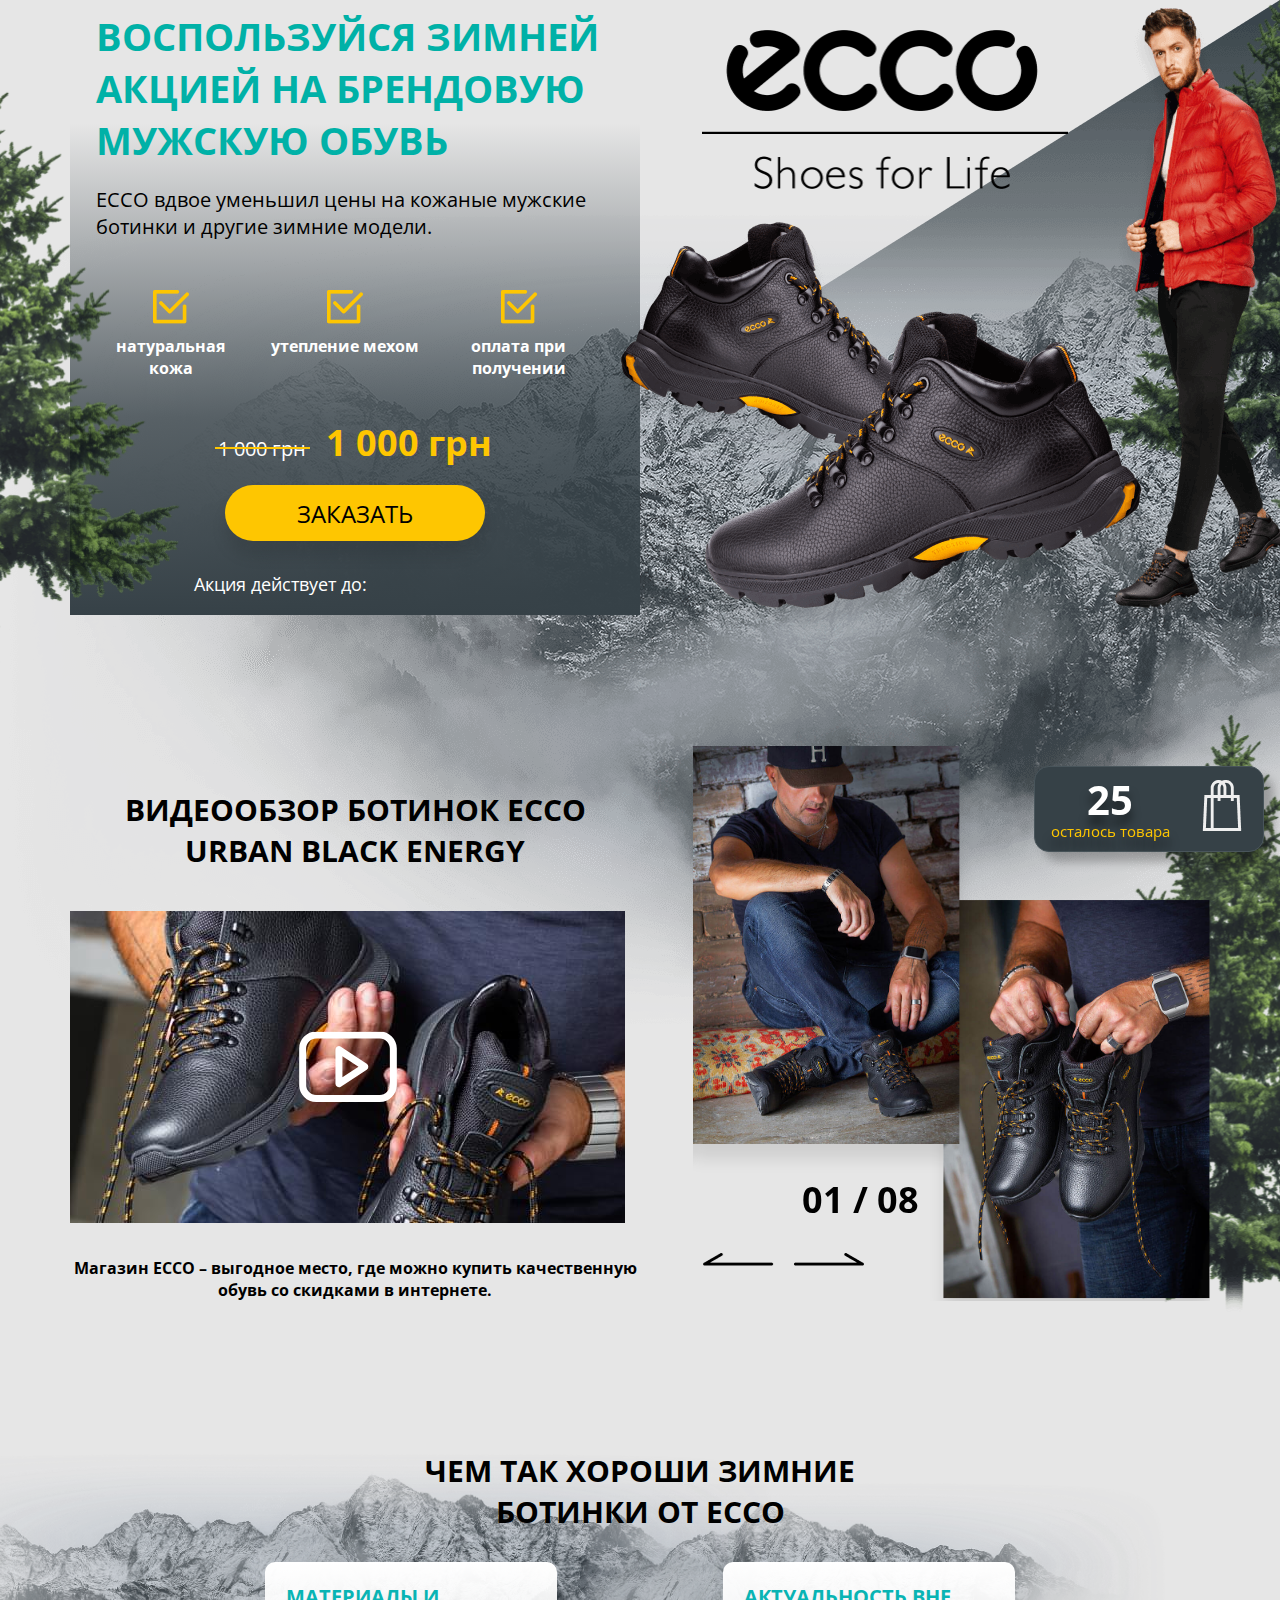
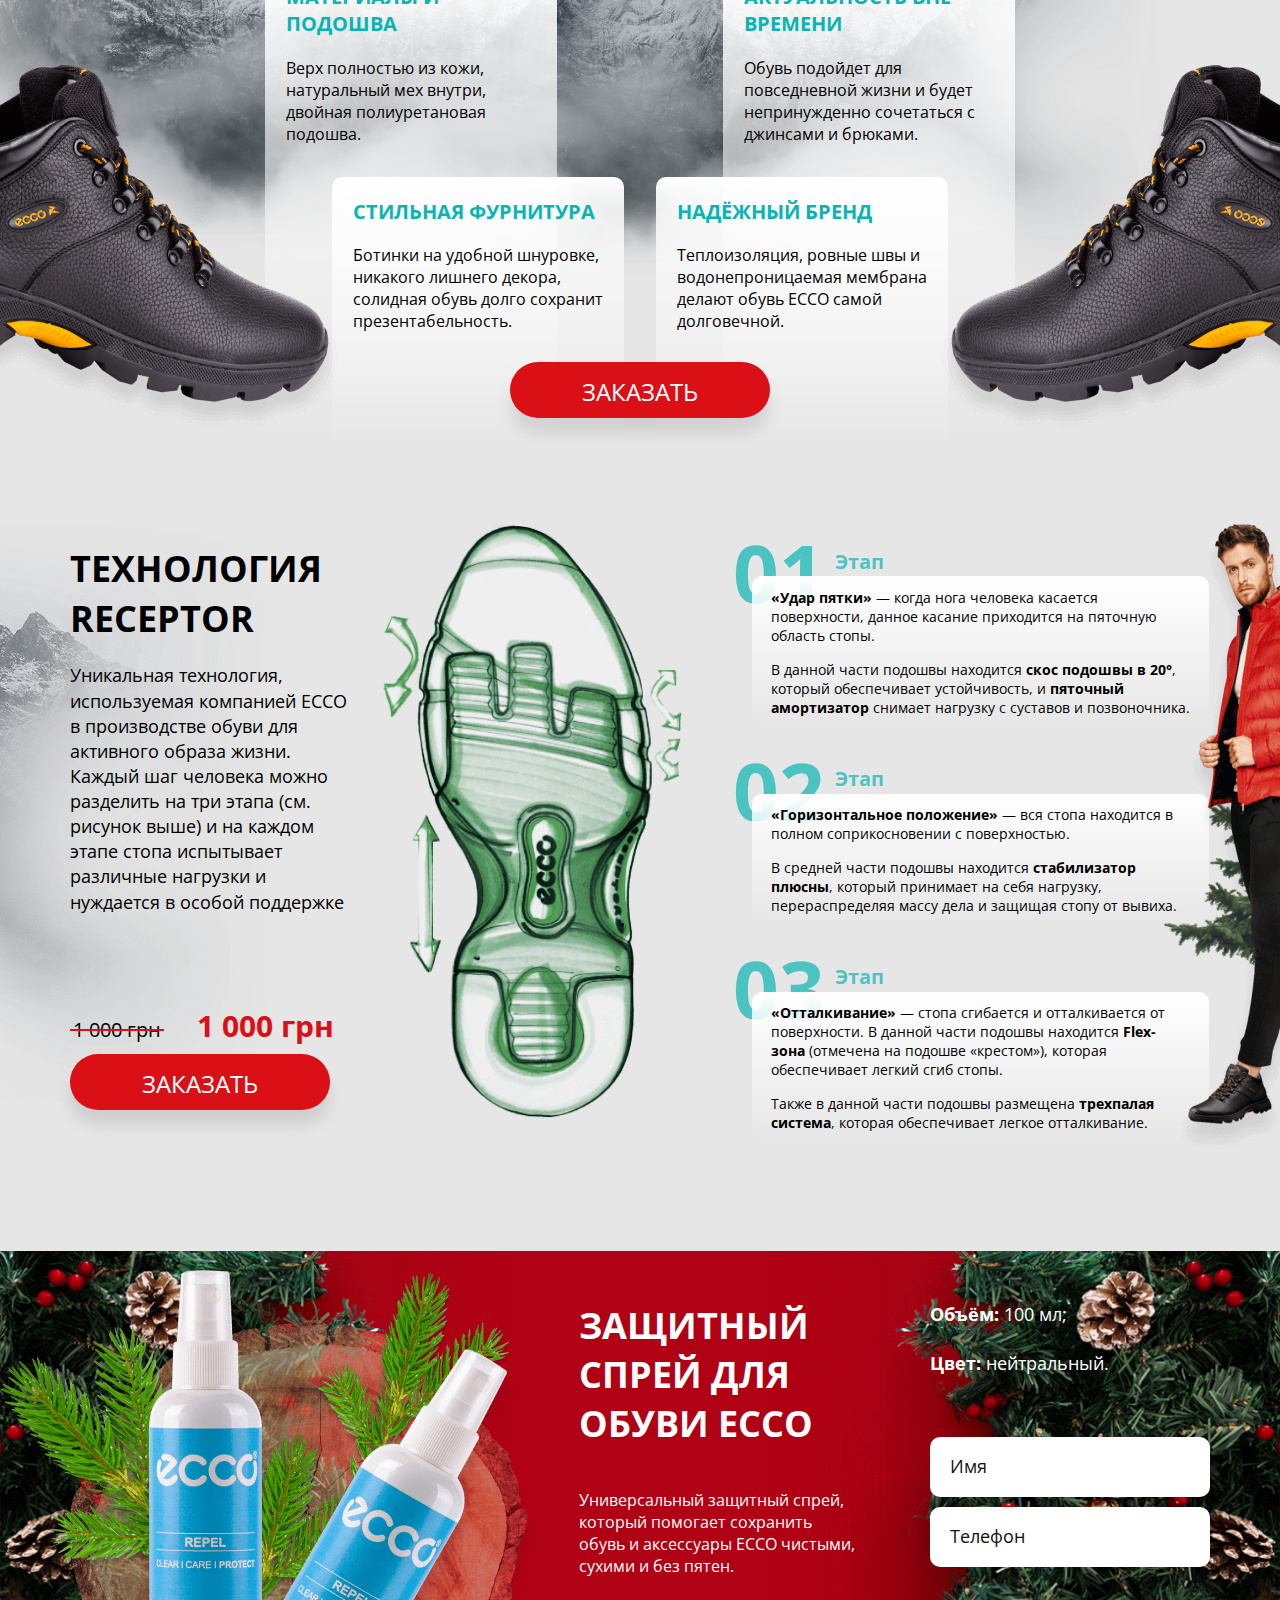
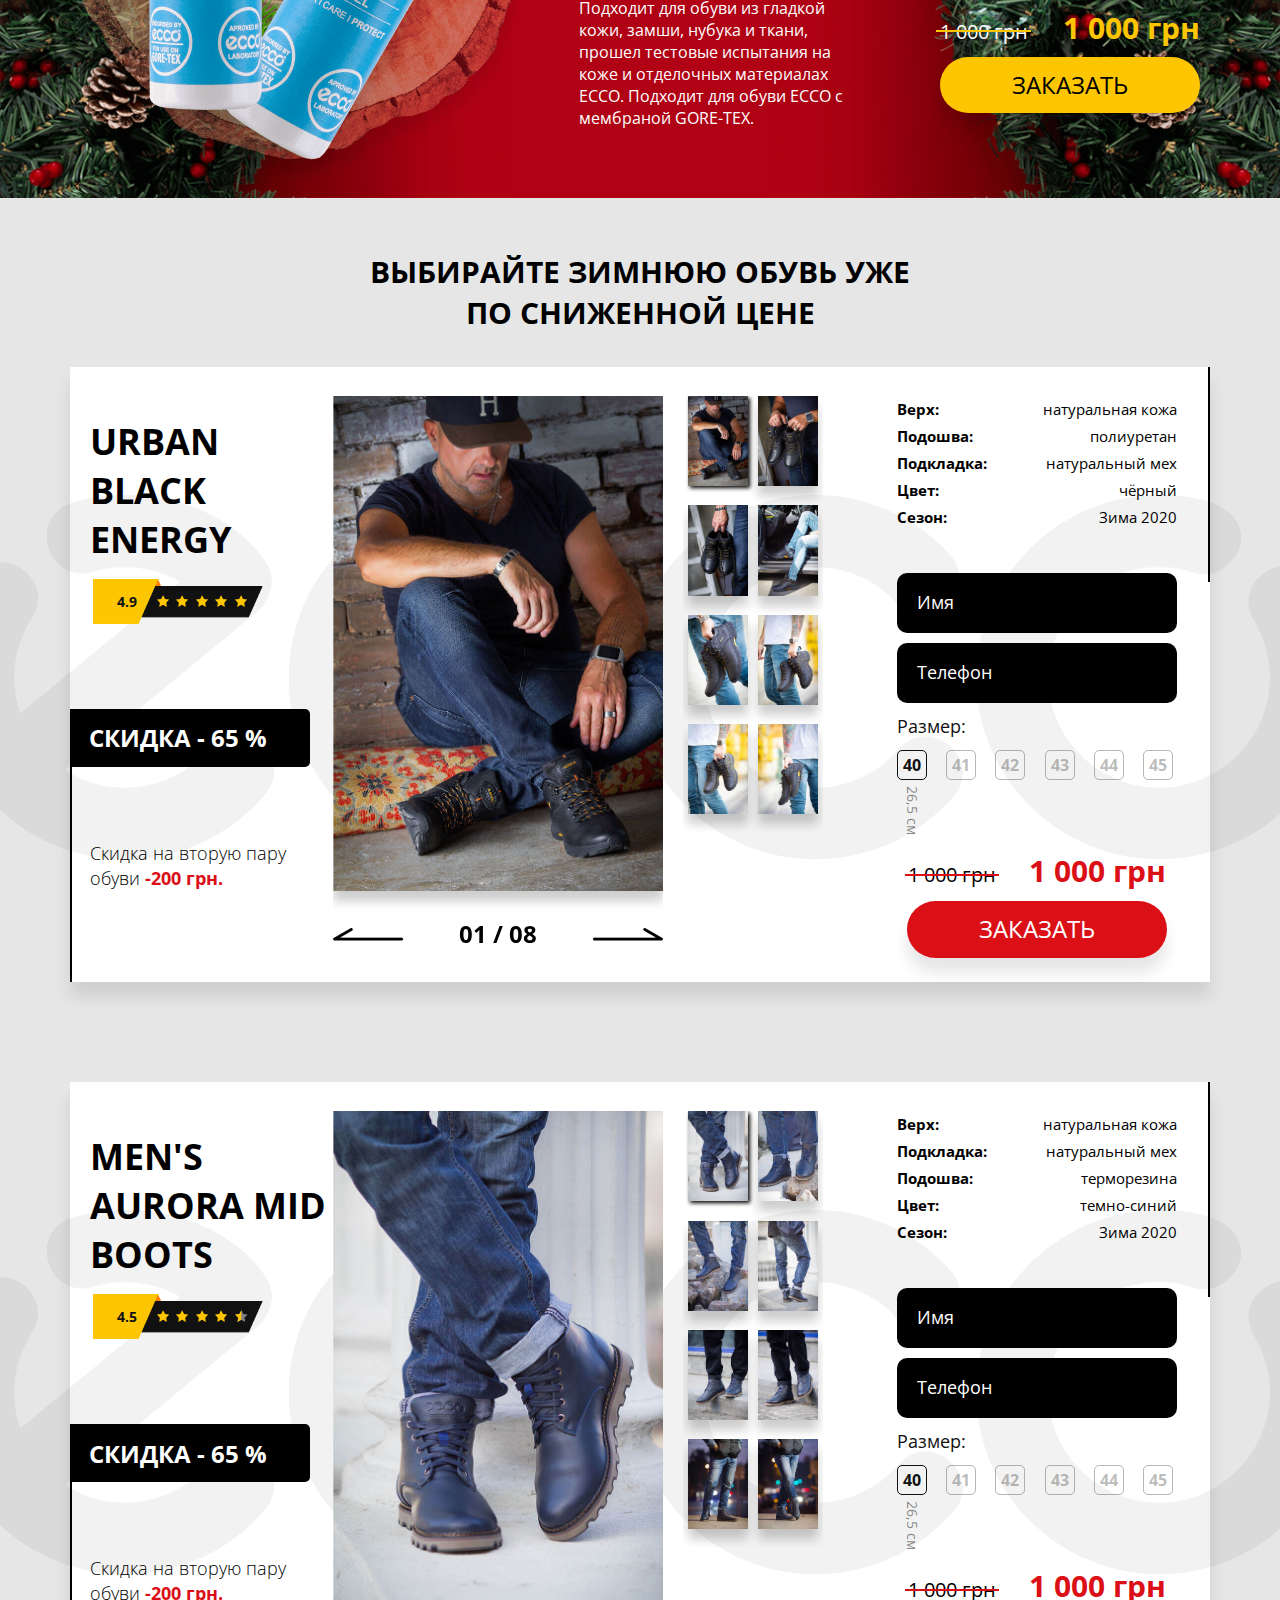
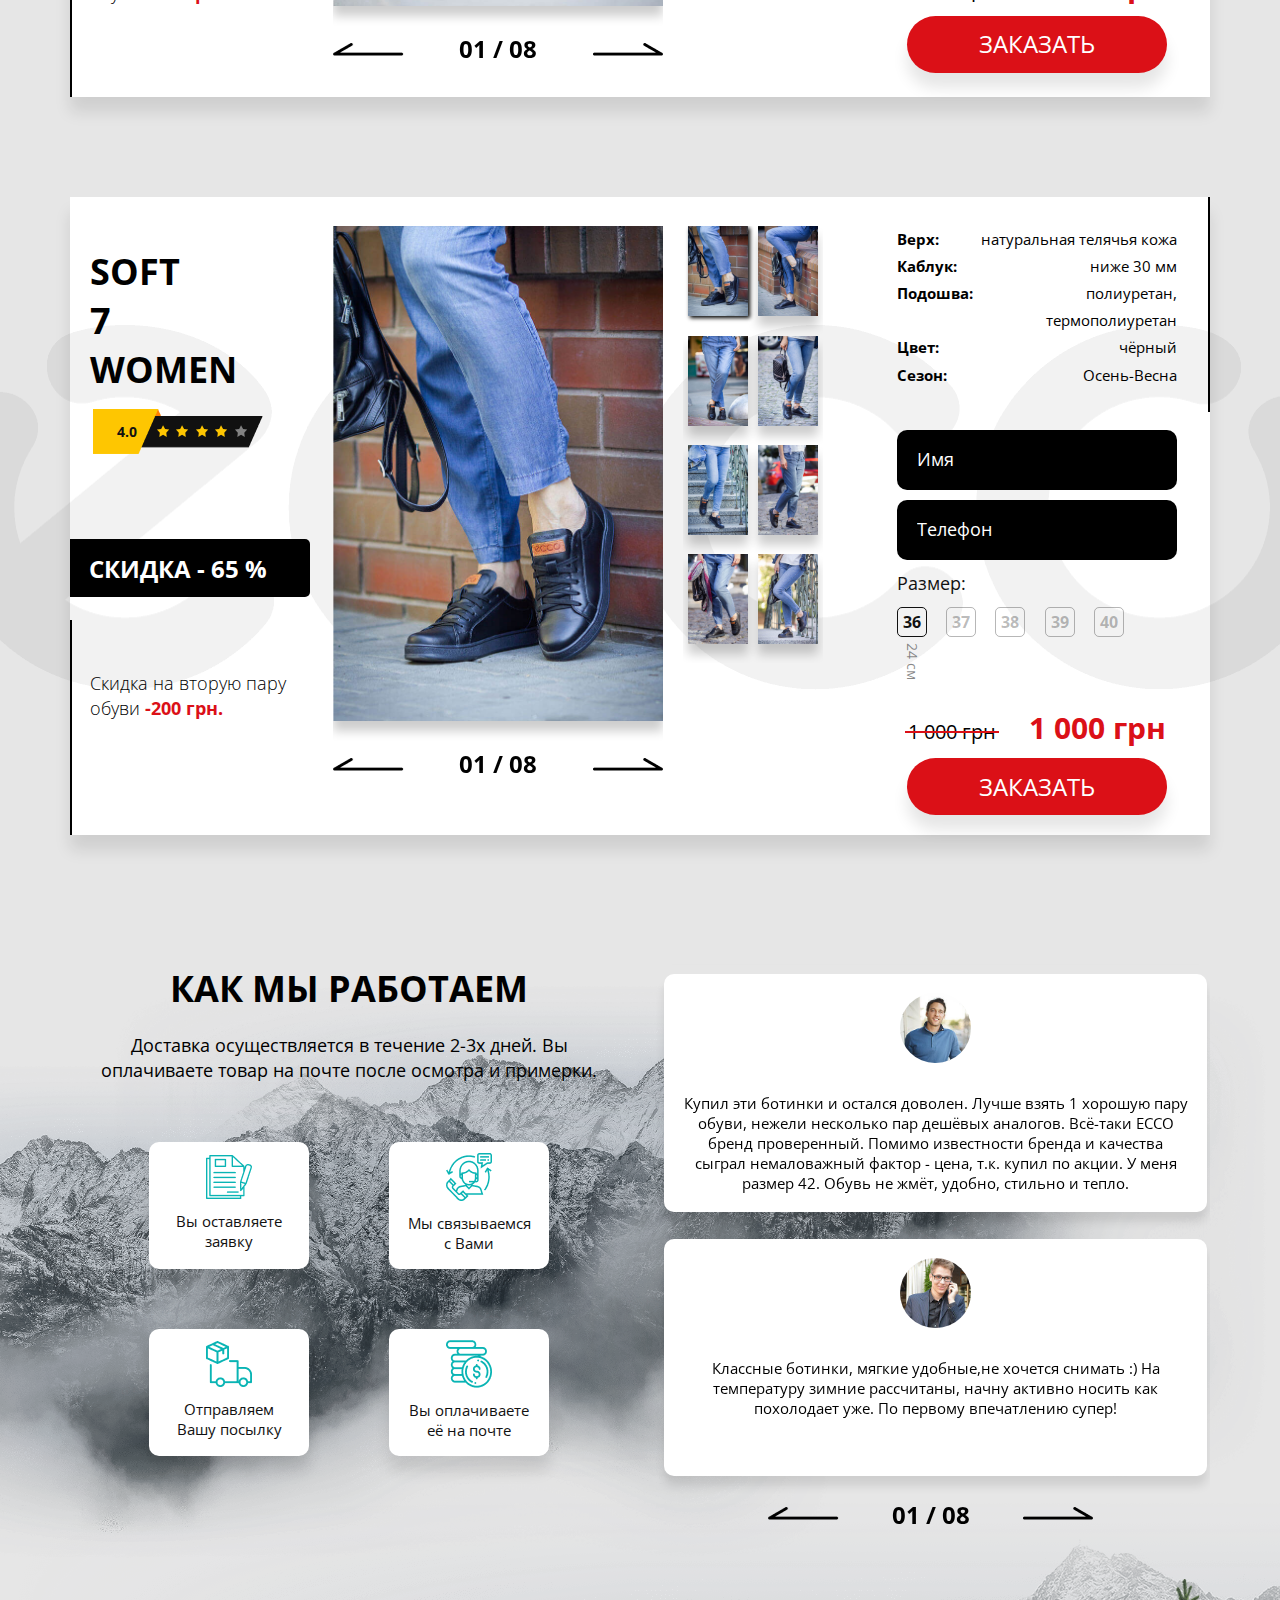
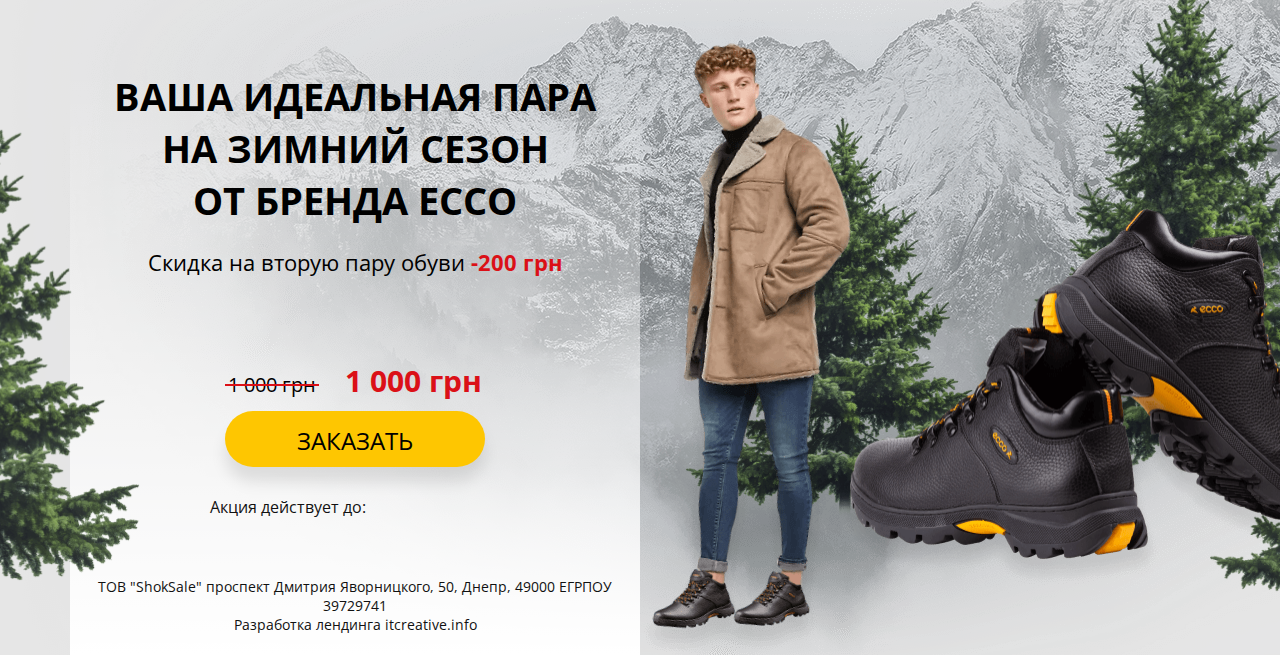
<file: index.html>
<!DOCTYPE html>
<html lang="ru" class="">
<head>
    <meta charset="utf-8">
    <meta http-equiv="X-UA-Compatible" content="IE=edge">
    <title>ECCO</title>
    <meta name="description" content="">
    <meta content="width=device-width, initial-scale=1.0, viewport-fit=cover" name="viewport">
    <link href="https://fonts.googleapis.com/css2?family=Open+Sans:wght@300;400;600;700;800&display=swap" rel="stylesheet">
    <link rel="stylesheet" href="css/main.css">
</head>
<body>


<main class="main-page">
    <div class="overflow_hidden">
        <div class="btn-cart js__scroll__to" data-header-desktop="desktop-scroll" data-header-mobile="mobile-scroll">
            <div class="total-products">
                <p class="js__products-left"></p>
                <span>Осталось товара</span>
            </div>
            <img src="images/shopping-bag.png" alt="">
        </div>
        <section class="info top-info">
            <div class="wrapper">

                <div class="decor top-info__decor top-info__decor-1">
                    <img src="images/tree-1.png" alt="">
                </div>
                <div class="decor top-info__decor top-info__decor-2">
                    <img src="images/tree-1.png" alt="">
                </div>
                <div class="decor top-info__decor top-info__decor-3">
                    <img src="images/tree-1.png" alt="">
                </div>
                <div class="decor top-info__decor top-info__decor-4">
                    <img src="images/tree-1.png" alt="">
                </div>

                <div class="info__wrap top-info__wrap">
                    <div class="info__column info__column__left top-info__column__left">
                        <div class="title info__title">
                            <h1>ВОСПОЛЬЗУЙСЯ ЗИМНЕЙ
                                АКЦИЕЙ НА БРЕНДОВУЮ
                                МУЖСКУЮ ОБУВЬ</h1>
                            <p>ECCO вдвое уменьшил цены на кожаные мужские ботинки и другие зимние модели.</p>
                        </div>
                        <ul class="list info__list">
                            <li>
                                <img class="info__list-img" src="images/check.png" alt="">
                                <span>натуральная кожа</span>
                            </li>
                            <li>
                                <img class="info__list-img" src="images/check.png" alt="">
                                <span>утепление мехом</span>
                            </li>
                            <li>
                                <img class="info__list-img" src="images/check.png" alt="">
                                <span>оплата при получении</span>
                            </li>
                        </ul>
                        <div class="price info__price">
                            <p class="old-price color_white color-line_yellow">1 000 грн</p>
                            <p class="new-price color_yellow">1 000 грн</p>
                        </div>
                        <div class="discount-btn top-info__discount-btn">
                            <div class="btn btn_yellow btn_big js__scroll__to" data-header-desktop="desktop-scroll" data-header-mobile="mobile-scroll">
                                <span>Заказать</span>
                            </div>
                        </div>
                        <div class="countdown">
                            <div class="countdown-title">
                                <h3>Акция действует до:</h3>
                            </div>
                            <div class="time"></div>
                        </div>
                    </div>
                    <div class="info__column info__column__right">
                        <div class="logo info__logo top-info__logo">
                            <img src="images/logo.png" alt="">
                        </div>
                        <div class="info__img-1">
                            <img src="images/shoes-1.png" alt="">
                        </div>
                        <div class="info__img-2">
                            <img src="images/man-1.png" alt="">
                        </div>
                    </div>

                </div>
            </div>
        </section>

        <section class="gallery">
            <div class="wrapper">
                <div class="decor gallery__decor gallery__decor-1">
                    <img src="images/tree-1.png" alt="">
                </div>
                <div class="gallery__wrap">
                    <div class="video__column">
                        <div class="title gallery__title">
                            <h2>ВИДЕООБЗОР БОТИНОК ECCO
                                URBAN BLACK ENERGY</h2>
                        </div>
                        <div class="video__item">
                            <div class="js__play play-svg">
                                <svg class="play-icon-svg ">
                                    <use xlink:href="images/svg-sprite/svg.svg#play"></use>
                                </svg>
                            </div>
                        </div>
                        <div class="video-txt">
                            <p>Магазин ECCO – выгодное место, где можно купить качественную обувь со скидками в
                                интернете.</p>
                        </div>
                    </div>
                    <div class="gallery__column">
                        <div class="gallery__slider">
                            <div class="swiper-container">
                                <div class="swiper-wrapper">
                                    <div class="swiper-slide">
                                        <a href="images/gallery/1.jpg" data-fancybox="gallery-1">
                                            <img src="images/gallery/1.jpg" alt="">
                                        </a>
                                    </div>
                                    <div class="swiper-slide">
                                        <a href="images/gallery/2.jpg" data-fancybox="gallery-1">
                                            <img src="images/gallery/2.jpg" alt="">
                                        </a>
                                    </div>
                                    <div class="swiper-slide">
                                        <a href="images/gallery/3.jpg" data-fancybox="gallery-1">
                                            <img src="images/gallery/3.jpg" alt="">
                                        </a>
                                    </div>
                                    <div class="swiper-slide">
                                        <a href="images/gallery/4.jpg" data-fancybox="gallery-1">
                                            <img src="images/gallery/4.jpg" alt="">
                                        </a>
                                    </div>
                                    <div class="swiper-slide">
                                        <a href="images/gallery/5.jpg" data-fancybox="gallery-1">
                                            <img src="images/gallery/5.jpg" alt="">
                                        </a>
                                    </div>
                                    <div class="swiper-slide">
                                        <a href="images/gallery/6.jpg" data-fancybox="gallery-1">
                                            <img src="images/gallery/6.jpg" alt="">
                                        </a>
                                    </div>
                                    <div class="swiper-slide">
                                        <a href="images/gallery/7.jpg" data-fancybox="gallery-1">
                                            <img src="images/gallery/7.jpg" alt="">
                                        </a>
                                    </div>
                                    <div class="swiper-slide">
                                        <a href="images/gallery/8.jpg" data-fancybox="gallery-1">
                                            <img src="images/gallery/8.jpg" alt="">
                                        </a>
                                    </div>

                                </div>
                                <div class="swiper-pagination"></div>

                                <div class="swiper-button-prev gallery-button gallery-button-prev ">
                                    <img class="rotate180 scale-mirror" src="images/arrow.png" alt="">
                                </div>
                                <div class="swiper-button-next gallery-button gallery-button-next">
                                    <img src="images/arrow.png" alt="">
                                </div>
                            </div>
                        </div>
                    </div>
                </div>
            </div>
        </section>

        <section class="our-pluses">
            <div class="wrapper">
                <div class="title our-pluses__title">
                    <h2>ЧЕМ ТАК ХОРОШИ ЗИМНИЕ<br>
                        БОТИНКИ ОТ ECCO</h2>
                </div>
                <div class="our-pluses__img our-pluses__img-1">
                    <img src="images/shoes-2.png" alt="">
                </div>
                <div class="our-pluses__img our-pluses__img-2">
                    <img src="images/shoes-2.png" alt="">
                </div>
                <div class="our-pluses__wrap">

                    <div class="our-pluses__item our-pluses__item-1">
                        <div class="our-pluses__item-title">
                            <h3>МАТЕРИАЛЫ
                                И ПОДОШВА</h3>
                        </div>
                        <div class="our-pluses__item-txt">
                            <p>Верх полностью из кожи, натуральный мех внутри, двойная полиуретановая подошва.</p>
                        </div>
                    </div>
                    <div class="our-pluses__item our-pluses__item-1">
                        <div class="our-pluses__item-title">
                            <h3>АКТУАЛЬНОСТЬ
                                ВНЕ ВРЕМЕНИ</h3>
                        </div>
                        <div class="our-pluses__item-txt">
                            <p>Обувь подойдет для повседневной жизни и будет непринужденно сочетаться с джинсами и
                                брюками.</p>
                        </div>
                    </div>
                    <div class="our-pluses__item our-pluses__item-2 our-pluses__item-2_left">
                        <div class="our-pluses__item-title">
                            <h3>СТИЛЬНАЯ
                                ФУРНИТУРА</h3>
                        </div>
                        <div class="our-pluses__item-txt">
                            <p>Ботинки на удобной шнуровке, никакого лишнего декора, солидная обувь долго сохранит
                                презентабельность.</p>
                        </div>
                    </div>
                    <div class="our-pluses__item our-pluses__item-2 our-pluses__item-2_right">
                        <div class="our-pluses__item-title">
                            <h3>НАДЁЖНЫЙ
                                БРЕНД</h3>
                        </div>
                        <div class="our-pluses__item-txt">
                            <p>Теплоизоляция, ровные швы и водонепроницаемая мембрана делают обувь ECCO самой
                                долговечной.</p>
                        </div>
                    </div>
                </div>
                <div class="discount-btn our-pluses__discount-btn">
                    <div class="btn btn_red btn_big js__scroll__to" data-header-desktop="desktop-scroll" data-header-mobile="mobile-scroll">
                        <span>Заказать</span>
                    </div>
                </div>
            </div>
        </section>

        <section class="about-product">
            <div class="wrapper">
                <div class="decor about-product__decor about-product__decor-1">
                    <img src="images/tree-1.png" alt="">
                </div>
                <div class="decor about-product__decor about-product__decor-2">
                    <img src="images/man-1.png" alt="">
                </div>
                <div class="about-product__wrap">
                    <div class="about-product__column about-product__column-left">
                        <div class="title about-product__title">
                            <h3>технология <br>
                                RECEPTOR</h3>
                        </div>
                        <div class="about-product__txt">
                            <p>Уникальная технология, используемая компанией ЕССО в производстве обуви для активного
                                образа жизни. Каждый шаг человека можно разделить на три этапа (см. рисунок выше) и на
                                каждом этапе стопа испытывает различные нагрузки и нуждается в особой поддержке</p>
                        </div>
                        <div class="price about-product__price">
                            <p class="old-price color_black color-line_red">1 000 грн</p>
                            <p class="new-price color_red">1 000 грн</p>
                        </div>
                        <div class="discount-btn about-product__discount-btn">
                            <div class="btn btn_red btn_big js__scroll__to" data-header-desktop="desktop-scroll" data-header-mobile="mobile-scroll">
                                <span>Заказать</span>
                            </div>
                        </div>
                    </div>
                    <div class="about-product__column about-product__column-center">
                        <div class="about-product-img">
                            <img src="images/shoes-3.png" alt="">
                        </div>
                    </div>
                    <div class="about-product__column about-product__column-right">
                        <div class="about-product__item">
                            <div class="about-product__item-number">
                                <p>01</p>
                                <span>Этап </span>
                            </div>
                            <div class="about-product__item-txt">
                                <p><b>«Удар пятки»</b> — когда нога человека касается поверхности, данное касание
                                    приходится на
                                    пяточную область стопы.</p>
                                <p>В данной части подошвы находится <b>скос подошвы в 20°</b>, который обеспечивает
                                    устойчивость, и <b>пяточный амортизатор</b> снимает нагрузку с суставов и
                                    позвоночника.</p>
                            </div>
                        </div>
                        <div class="about-product__item">
                            <div class="about-product__item-number">
                                <p>02</p>
                                <span>Этап </span>
                            </div>
                            <div class="about-product__item-txt">
                                <p><b>«Горизонтальное положение»</b> — вся стопа находится в полном соприкосновении с
                                    поверхностью. </p>
                                <p>В средней части подошвы находится <b>стабилизатор плюсны</b>, который принимает на
                                    себя
                                    нагрузку, перераспределяя массу дела и защищая стопу от вывиха.</p>
                            </div>
                        </div>
                        <div class="about-product__item">
                            <div class="about-product__item-number">
                                <p>03</p>
                                <span>Этап </span>
                            </div>
                            <div class="about-product__item-txt">
                                <p><b>«Отталкивание»</b> — стопа сгибается и отталкивается от поверхности. В данной
                                    части
                                    подошвы находится <b>Flex-зона</b> (отмечена на подошве «крестом»), которая
                                    обеспечивает
                                    легкий сгиб стопы. </p>
                                <p>Также в данной части подошвы размещена <b>трехпалая система</b>, которая обеспечивает
                                    легкое
                                    отталкивание.</p>
                            </div>
                        </div>
                    </div>
                </div>
            </div>
        </section>

        <section class="offer">
            <div class="wrapper">
                <div class="offer__wrap">
                    <div class="offer__column offer__column-left">
                        <div class="offer__img">
                            <img src="images/spray.png" alt="">
                        </div>
                    </div>
                    <div class="offer__column offer__column-center">
                        <div class="title offer__title">
                            <h3>ЗАЩИТНЫЙ СПРЕЙ ДЛЯ ОБУВИ ECCO</h3>
                        </div>
                        <div class="offer__txt">
                            <p>Универсальный защитный спрей, кото­рый помогает сохранить обувь и аксе­ссуары ECCO
                                чистыми, сухими и без пятен.</p>
                            <p>Подходит для обуви из гладкой кожи, замши, нубука и ткани, прошел тестовые испытания на
                                коже и отдело­чных материалах ECCO. Подходит для обуви ECCO с мембраной GORE-TEX.</p>
                        </div>
                    </div>
                    <div class="offer__column offer__column-right">
                        <div class="offer__txt-description">
                            <p><b>Объём:</b> 100 мл;</p>
                            <p><b>Цвет:</b> нейтральный.</p>
                        </div>
                        <div class="offer-form">
                            <form class="order-form">
                                <div class="form-item">
                                    <input type="text" name="name" placeholder="Имя" required="">
                                </div>
                                <div class="form-item">
                                    <input type="tel" name="phone" placeholder="Телефон" required="">
                                </div>
                                <div class="price offer__price">
                                    <p class="old-price color_white color-line_yellow">1 000 грн</p>
                                    <p class="new-price color_yellow">1 000 грн</p>
                                </div>
                                <div class="form-item">
                                    <button type="submit" class="btn btn_yellow">заказать</button>
                                </div>
                            </form>
                        </div>
                    </div>
                </div>
            </div>
        </section>

        <section class="products" id="desktop-scroll">
            <div class="wrapper">
                <div class="title products__title">
                    <h2>ВЫБИРАЙТЕ ЗИМНЮЮ ОБУВЬ УЖЕ<br>
                        ПО СНИЖЕННОЙ ЦЕНЕ</h2>
                </div>
                <div class="product__item product__item_1" >
                    <div class="bg-logo product__bg-logo">
                        <img src="images/logo-2.png" alt="">
                    </div>
                    <div class="product__item-column product__item-column-left">
                        <div class="product__item-title">
                            <h3>URBAN
                                BLACK
                                ENERGY</h3>
                        </div>
                        <div class="rate product__item-rate">
                            <div class="rate-number">
                                <p>4.9</p>
                            </div>
                            <div class="rate-stars">
                                <svg class="star-svg star-svg_yellow">
                                    <use xlink:href="images/svg-sprite/svg.svg#star"/>
                                </svg>
                                <svg class="star-svg star-svg_yellow">
                                    <use xlink:href="images/svg-sprite/svg.svg#star"/>
                                </svg>
                                <svg class="star-svg star-svg_yellow">
                                    <use xlink:href="images/svg-sprite/svg.svg#star"/>
                                </svg>
                                <svg class="star-svg star-svg_yellow">
                                    <use xlink:href="images/svg-sprite/svg.svg#star"/>
                                </svg>
                                <svg class="star-svg star-svg_yellow">
                                    <use xlink:href="images/svg-sprite/svg.svg#star"/>
                                </svg>
                            </div>
                        </div>
                        <div class="product__item-sale">
                            <p>СКИДКА - 65 %</p>
                        </div>
                        <div class="product__item-footnote">
                            <p>Скидка на вторую пару обуви <span class="color_red fw-bold">-200 грн.</span></p>
                        </div>
                    </div>
                    <div class="product__item-column product__item-column-center">
                        <div class="product__slider product__slider-1">
                            <div class="swiper-container gallery-top">
                                <div class="swiper-wrapper">
                                    <div class="swiper-slide">
                                        <a href="images/product-1/1.jpg" data-fancybox="product-1">
                                            <img src="images/product-1/1.jpg" alt="">
                                        </a>
                                    </div>
                                    <div class="swiper-slide">
                                        <a href="images/product-1/2.jpg" data-fancybox="product-1">
                                            <img src="images/product-1/2.jpg" alt="">
                                        </a>
                                    </div>
                                    <div class="swiper-slide">
                                        <a href="images/product-1/3.jpg" data-fancybox="product-1">
                                            <img src="images/product-1/3.jpg" alt="">
                                        </a>
                                    </div>
                                    <div class="swiper-slide">
                                        <a href="images/product-1/4.jpg" data-fancybox="product-1">
                                            <img src="images/product-1/4.jpg" alt="">
                                        </a>
                                    </div>
                                    <div class="swiper-slide">
                                        <a href="images/product-1/5.jpg" data-fancybox="product-1">
                                            <img src="images/product-1/5.jpg" alt="">
                                        </a>
                                    </div>
                                    <div class="swiper-slide">
                                        <a href="images/product-1/6.jpg" data-fancybox="product-1">
                                            <img src="images/product-1/6.jpg" alt="">
                                        </a>
                                    </div>
                                    <div class="swiper-slide">
                                        <a href="images/product-1/7.jpg" data-fancybox="product-1">
                                            <img src="images/product-1/7.jpg" alt="">
                                        </a>
                                    </div>
                                    <div class="swiper-slide">
                                        <a href="images/product-1/8.jpg" data-fancybox="product-1">
                                            <img src="images/product-1/8.jpg" alt="">
                                        </a>
                                    </div>

                                </div>
                                <div class="swiper-pagination product__item_1-swiper-pagination"></div>
                                <div class="swiper-button-prev product__item-button product__item-button-prev product__item_1-button-prev ">
                                    <img class="rotate180 scale-mirror" src="images/arrow.png" alt="">
                                </div>
                                <div class="swiper-button-next product__item-button product__item-button-next product__item_1-button-next">
                                    <img src="images/arrow.png" alt="">
                                </div>
                            </div>
                            <div class="swiper-container gallery-thumbs">
                                <div class="swiper-wrapper">
                                    <div class="swiper-slide" style="background-image:url(./images/product-1/1.jpg)"></div>
                                    <div class="swiper-slide" style="background-image:url(./images/product-1/2.jpg)"></div>
                                    <div class="swiper-slide" style="background-image:url(./images/product-1/3.jpg)"></div>
                                    <div class="swiper-slide" style="background-image:url(./images/product-1/4.jpg)"></div>
                                    <div class="swiper-slide" style="background-image:url(./images/product-1/5.jpg)"></div>
                                    <div class="swiper-slide" style="background-image:url(./images/product-1/6.jpg)"></div>
                                    <div class="swiper-slide" style="background-image:url(./images/product-1/7.jpg)"></div>
                                    <div class="swiper-slide" style="background-image:url(./images/product-1/8.jpg)"></div>
                                </div>
                            </div>

                        </div>
                    </div>
                    <div class="product__item-column product__item-column-right">
                        <div class="product__item-info">
                            <div class="product__item-info-line">
                                <p>Верх:</p>        <span>натуральная кожа</span>
                            </div>
                            <div class="product__item-info-line">
                                <p>Подошва:</p>    <span>полиуретан</span>
                            </div>
                            <div class="product__item-info-line">
                                <p>Подкладка:</p>    <span>натуральный мех</span>
                            </div>
                            <div class="product__item-info-line">
                                <p>Цвет:</p>        <span>чёрный</span>
                            </div>
                            <div class="product__item-info-line">
                                <p>Сезон:</p>        <span>Зима 2020</span>
                            </div>
                        </div>
                        <div class="product__item-form " id="mobile-scroll">
                            <form class="order-form">
                                <div class="form-item">
                                    <input type="text" name="name" placeholder="Имя" required="">
                                </div>
                                <div class="form-item">
                                    <input type="tel" name="phone" placeholder="Телефон" required="">
                                </div>
                                <div class="size">
                                    <div class="size__title">
                                        <h6>Размер: </h6>
                                    </div>
                                    <div class="choose-size">
                                        <label class="size-label">
                                            <input type="radio" name="size-choice" class="size-choice" checked="">
                                            <span class="size-choose">40</span>
                                            <span class="size-choose-descr">26,5 см</span>
                                        </label>
                                        <label class="size-label">
                                            <input type="radio" name="size-choice" class="size-choice">
                                            <span class="size-choose">41</span>
                                            <span class="size-choose-descr">27 см</span>
                                        </label>
                                        <label class="size-label">
                                            <input type="radio" name="size-choice" class="size-choice">
                                            <span class="size-choose">42</span>
                                            <span class="size-choose-descr">27,5 см</span>
                                        </label>
                                        <label class="size-label">
                                            <input type="radio" name="size-choice" class="size-choice">
                                            <span class="size-choose">43</span>
                                            <span class="size-choose-descr">28 см</span>
                                        </label>
                                        <label class="size-label">
                                            <input type="radio" name="size-choice" class="size-choice">
                                            <span class="size-choose">44</span>
                                            <span class="size-choose-descr">28,5 см</span>
                                        </label>
                                        <label class="size-label">
                                            <input type="radio" name="size-choice" class="size-choice">
                                            <span class="size-choose">45</span>
                                            <span class="size-choose-descr">29 см</span>
                                        </label>
                                    </div>
                                </div>
                                <div class="price product__item__price">
                                    <p class="old-price color_black color-line_red">1 000 грн</p>
                                    <p class="new-price color_red">1 000 грн</p>
                                </div>
                                <div class="form-item">
                                    <button type="submit" class="btn btn_red">заказать</button>
                                </div>
                            </form>
                        </div>
                    </div>
                </div>
                <div class="product__item product__item_2">
                    <div class="bg-logo product__bg-logo">
                        <img src="images/logo-2.png" alt="">
                    </div>
                    <div class="product__item-column product__item-column-left">
                        <div class="product__item-title">
                            <h3>MEN'S
                                AURORA
                                MID BOOTS</h3>
                        </div>
                        <div class="rate product__item-rate">
                            <div class="rate-number">
                                <p>4.5</p>
                            </div>
                            <div class="rate-stars">
                                <svg class="star-svg star-svg_yellow">
                                    <use xlink:href="images/svg-sprite/svg.svg#star"/>
                                </svg>
                                <svg class="star-svg star-svg_yellow">
                                    <use xlink:href="images/svg-sprite/svg.svg#star"/>
                                </svg>
                                <svg class="star-svg star-svg_yellow">
                                    <use xlink:href="images/svg-sprite/svg.svg#star"/>
                                </svg>
                                <svg class="star-svg star-svg_yellow">
                                    <use xlink:href="images/svg-sprite/svg.svg#star"/>
                                </svg>
                                <svg class="star-svg">
                                    <use xlink:href="images/svg-sprite/svg.svg#half-star"/>
                                </svg>
                            </div>
                        </div>
                        <div class="product__item-sale">
                            <p>СКИДКА - 65 %</p>
                        </div>
                        <div class="product__item-footnote">
                            <p>Скидка на вторую пару обуви <span class="color_red fw-bold">-200 грн.</span></p>
                        </div>
                    </div>
                    <div class="product__item-column product__item-column-center">
                        <div class="product__slider product__slider-2">
                            <div class="swiper-container gallery-top">
                                <div class="swiper-wrapper">
                                    <div class="swiper-slide">
                                        <a href="images/product-2/1.jpg" data-fancybox="product-2">
                                            <img src="images/product-2/1.jpg" alt="">
                                        </a>
                                    </div>
                                    <div class="swiper-slide">
                                        <a href="images/product-2/2.jpg" data-fancybox="product-2">
                                            <img src="images/product-2/2.jpg" alt="">
                                        </a>
                                    </div>
                                    <div class="swiper-slide">
                                        <a href="images/product-2/3.jpg" data-fancybox="product-2">
                                            <img src="images/product-2/3.jpg" alt="">
                                        </a>
                                    </div>
                                    <div class="swiper-slide">
                                        <a href="images/product-2/4.jpg" data-fancybox="product-2">
                                            <img src="images/product-2/4.jpg" alt="">
                                        </a>
                                    </div>
                                    <div class="swiper-slide">
                                        <a href="images/product-2/5.jpg" data-fancybox="product-2">
                                            <img src="images/product-2/5.jpg" alt="">
                                        </a>
                                    </div>
                                    <div class="swiper-slide">
                                        <a href="images/product-2/6.jpg" data-fancybox="product-2">
                                            <img src="images/product-2/6.jpg" alt="">
                                        </a>
                                    </div>
                                    <div class="swiper-slide">
                                        <a href="images/product-2/7.jpg" data-fancybox="product-2">
                                            <img src="images/product-2/7.jpg" alt="">
                                        </a>
                                    </div>
                                    <div class="swiper-slide">
                                        <a href="images/product-2/8.jpg" data-fancybox="product-2">
                                            <img src="images/product-2/8.jpg" alt="">
                                        </a>
                                    </div>
                                </div>
                                <div class="swiper-pagination product__item_2-swiper-pagination"></div>
                                <div class="swiper-button-prev product__item-button product__item-button-prev product__item_2-button-prev ">
                                    <img class="rotate180 scale-mirror" src="images/arrow.png" alt="">
                                </div>
                                <div class="swiper-button-next product__item-button product__item-button-next product__item_2-button-next">
                                    <img src="images/arrow.png" alt="">
                                </div>
                            </div>
                            <div class="swiper-container gallery-thumbs">
                                <div class="swiper-wrapper">
                                    <div class="swiper-slide" style="background-image:url(./images/product-2/1.jpg)"></div>
                                    <div class="swiper-slide" style="background-image:url(./images/product-2/2.jpg)"></div>
                                    <div class="swiper-slide" style="background-image:url(./images/product-2/3.jpg)"></div>
                                    <div class="swiper-slide" style="background-image:url(./images/product-2/4.jpg)"></div>
                                    <div class="swiper-slide" style="background-image:url(./images/product-2/5.jpg)"></div>
                                    <div class="swiper-slide" style="background-image:url(./images/product-2/6.jpg)"></div>
                                    <div class="swiper-slide" style="background-image:url(./images/product-2/7.jpg)"></div>
                                    <div class="swiper-slide" style="background-image:url(./images/product-2/8.jpg)"></div>
                                </div>
                            </div>

                        </div>
                    </div>
                    <div class="product__item-column product__item-column-right">
                        <div class="product__item-info">
                            <div class="product__item-info-line">
                                <p>Верх:</p>        <span>натуральная кожа</span>
                            </div>
                            <div class="product__item-info-line">
                                <p>Подкладка:</p>    <span>натуральный мех</span>
                            </div>
                            <div class="product__item-info-line">
                                <p>Подошва:</p>    <span>терморезина</span>
                            </div>
                            <div class="product__item-info-line">
                                <p>Цвет:</p>        <span>темно-синий</span>
                            </div>
                            <div class="product__item-info-line">
                                <p>Сезон:</p>        <span>Зима 2020</span>
                            </div>
                        </div>
                        <div class="product__item-form">
                            <form class="order-form">
                                <div class="form-item">
                                    <input type="text" name="name" placeholder="Имя" required="">
                                </div>
                                <div class="form-item">
                                    <input type="tel" name="phone" placeholder="Телефон" required="">
                                </div>
                                <div class="size">
                                    <div class="size__title">
                                        <h6>Размер: </h6>
                                    </div>
                                    <div class="choose-size">
                                        <label class="size-label">
                                            <input type="radio" name="size-choice" class="size-choice" checked="">
                                            <span class="size-choose">40</span>
                                            <span class="size-choose-descr">26,5 см</span>
                                        </label>
                                        <label class="size-label">
                                            <input type="radio" name="size-choice" class="size-choice">
                                            <span class="size-choose">41</span>
                                            <span class="size-choose-descr">27 см</span>
                                        </label>
                                        <label class="size-label">
                                            <input type="radio" name="size-choice" class="size-choice">
                                            <span class="size-choose">42</span>
                                            <span class="size-choose-descr">27,5 см</span>
                                        </label>
                                        <label class="size-label">
                                            <input type="radio" name="size-choice" class="size-choice">
                                            <span class="size-choose">43</span>
                                            <span class="size-choose-descr">28 см</span>
                                        </label>
                                        <label class="size-label">
                                            <input type="radio" name="size-choice" class="size-choice">
                                            <span class="size-choose">44</span>
                                            <span class="size-choose-descr">28,5 см</span>
                                        </label>
                                        <label class="size-label">
                                            <input type="radio" name="size-choice" class="size-choice">
                                            <span class="size-choose">45</span>
                                            <span class="size-choose-descr">29 см</span>
                                        </label>
                                    </div>
                                </div>
                                <div class="price product__item__price">
                                    <p class="old-price color_black color-line_red">1 000 грн</p>
                                    <p class="new-price color_red">1 000 грн</p>
                                </div>
                                <div class="form-item">
                                    <button type="submit" class="btn btn_red">заказать</button>
                                </div>
                            </form>
                        </div>
                    </div>
                </div>
                <div class="product__item product__item_3">
                    <div class="bg-logo product__bg-logo">
                        <img src="images/logo-2.png" alt="">
                    </div>
                    <div class="product__item-column product__item-column-left">
                        <div class="product__item-title">
                            <h3>SOFT <br>
                                7 <br>
                                WOMEN</h3>
                        </div>
                        <div class="rate product__item-rate">
                            <div class="rate-number">
                                <p>4.0</p>
                            </div>
                            <div class="rate-stars">
                                <svg class="star-svg star-svg_yellow">
                                    <use xlink:href="images/svg-sprite/svg.svg#star"/>
                                </svg>
                                <svg class="star-svg star-svg_yellow">
                                    <use xlink:href="images/svg-sprite/svg.svg#star"/>
                                </svg>
                                <svg class="star-svg star-svg_yellow">
                                    <use xlink:href="images/svg-sprite/svg.svg#star"/>
                                </svg>
                                <svg class="star-svg star-svg_yellow">
                                    <use xlink:href="images/svg-sprite/svg.svg#star"/>
                                </svg>
                                <svg class="star-svg star-svg_grey">
                                    <use xlink:href="images/svg-sprite/svg.svg#star"/>
                                </svg>
                            </div>
                        </div>
                        <div class="product__item-sale">
                            <p>СКИДКА - 65 %</p>
                        </div>
                        <div class="product__item-footnote">
                            <p>Скидка на вторую пару обуви <span class="color_red fw-bold">-200 грн.</span></p>
                        </div>
                    </div>
                    <div class="product__item-column product__item-column-center">
                        <div class="product__slider product__slider-3">
                            <div class="swiper-container gallery-top">
                                <div class="swiper-wrapper">
                                    <div class="swiper-slide">
                                        <a href="images/product-3/1.jpg" data-fancybox="product-3">
                                            <img src="images/product-3/1.jpg" alt="">
                                        </a>
                                    </div>
                                    <div class="swiper-slide">
                                        <a href="images/product-3/2.jpg" data-fancybox="product-3">
                                            <img src="images/product-3/2.jpg" alt="">
                                        </a>
                                    </div>
                                    <div class="swiper-slide">
                                        <a href="images/product-3/3.jpg" data-fancybox="product-3">
                                            <img src="images/product-3/3.jpg" alt="">
                                        </a>
                                    </div>
                                    <div class="swiper-slide">
                                        <a href="images/product-3/4.jpg" data-fancybox="product-3">
                                            <img src="images/product-3/4.jpg" alt="">
                                        </a>
                                    </div>
                                    <div class="swiper-slide">
                                        <a href="images/product-3/5.jpg" data-fancybox="product-3">
                                            <img src="images/product-3/5.jpg" alt="">
                                        </a>
                                    </div>
                                    <div class="swiper-slide">
                                        <a href="images/product-3/6.jpg" data-fancybox="product-3">
                                            <img src="images/product-3/6.jpg" alt="">
                                        </a>
                                    </div>
                                    <div class="swiper-slide">
                                        <a href="images/product-3/7.jpg" data-fancybox="product-3">
                                            <img src="images/product-3/7.jpg" alt="">
                                        </a>
                                    </div>
                                    <div class="swiper-slide">
                                        <a href="images/product-3/8.jpg" data-fancybox="product-3">
                                            <img src="images/product-3/8.jpg" alt="">
                                        </a>
                                    </div>

                                </div>
                                <div class="swiper-pagination product__item_3-swiper-pagination"></div>
                                <div class="swiper-button-prev product__item-button product__item-button-prev product__item_3-button-prev ">
                                    <img class="rotate180 scale-mirror" src="images/arrow.png" alt="">
                                </div>
                                <div class="swiper-button-next product__item-button product__item-button-next product__item_3-button-next">
                                    <img src="images/arrow.png" alt="">
                                </div>
                            </div>
                            <div class="swiper-container gallery-thumbs">
                                <div class="swiper-wrapper">
                                    <div class="swiper-slide" style="background-image:url(./images/product-3/1.jpg)"></div>
                                    <div class="swiper-slide" style="background-image:url(./images/product-3/2.jpg)"></div>
                                    <div class="swiper-slide" style="background-image:url(./images/product-3/3.jpg)"></div>
                                    <div class="swiper-slide" style="background-image:url(./images/product-3/4.jpg)"></div>
                                    <div class="swiper-slide" style="background-image:url(./images/product-3/5.jpg)"></div>
                                    <div class="swiper-slide" style="background-image:url(./images/product-3/6.jpg)"></div>
                                    <div class="swiper-slide" style="background-image:url(./images/product-3/7.jpg)"></div>
                                    <div class="swiper-slide" style="background-image:url(./images/product-3/8.jpg)"></div>
                                </div>
                            </div>

                        </div>
                    </div>
                    <div class="product__item-column product__item-column-right">
                        <div class="product__item-info">
                            <div class="product__item-info-line">
                                <p>Верх:</p>        <span>натуральная телячья кожа</span>
                            </div>
                            <div class="product__item-info-line">
                                <p>Каблук:</p>    <span>ниже 30 мм</span>
                            </div>
                            <div class="product__item-info-line">
                                <p>Подошва:</p>    <span>полиуретан, термополиуретан</span>
                            </div>
                            <div class="product__item-info-line">
                                <p>Цвет:</p>        <span>чёрный</span>
                            </div>
                            <div class="product__item-info-line">
                                <p>Сезон:</p>        <span>Осень-Весна</span>
                            </div>
                        </div>
                        <div class="product__item-form">
                            <form class="order-form">
                                <div class="form-item">
                                    <input type="text" name="name" placeholder="Имя" required="">
                                </div>
                                <div class="form-item">
                                    <input type="tel" name="phone" placeholder="Телефон" required="">
                                </div>
                                <div class="size">
                                    <div class="size__title">
                                        <h6>Размер: </h6>
                                    </div>
                                    <div class="choose-size">
                                        <label class="size-label">
                                            <input type="radio" name="size-choice" class="size-choice" checked="">
                                            <span class="size-choose">36</span>
                                            <span class="size-choose-descr">24 см</span>
                                        </label>
                                        <label class="size-label">
                                            <input type="radio" name="size-choice" class="size-choice">
                                            <span class="size-choose">37</span>
                                            <span class="size-choose-descr">25 см</span>
                                        </label>
                                        <label class="size-label">
                                            <input type="radio" name="size-choice" class="size-choice">
                                            <span class="size-choose">38</span>
                                            <span class="size-choose-descr">25,5 см</span>
                                        </label>
                                        <label class="size-label">
                                            <input type="radio" name="size-choice" class="size-choice">
                                            <span class="size-choose">39</span>
                                            <span class="size-choose-descr">26 см</span>
                                        </label>
                                        <label class="size-label">
                                            <input type="radio" name="size-choice" class="size-choice">
                                            <span class="size-choose">40</span>
                                            <span class="size-choose-descr">26,5 см</span>
                                        </label>
                                    </div>
                                </div>
                                <div class="price product__item__price">
                                    <p class="old-price color_black color-line_red">1 000 грн</p>
                                    <p class="new-price color_red">1 000 грн</p>
                                </div>
                                <div class="form-item">
                                    <button type="submit" class="btn btn_red">заказать</button>
                                </div>
                            </form>
                        </div>
                    </div>
                </div>
            </div>
        </section>

        <section class="our-work__review">
            <div class="wrapper">
                <div class="our-work__review__wrap">
                    <div class="our-work">
                        <div class="title our-work__title">
                            <h3>КАК МЫ РАБОТАЕМ</h3>
                            <p>Доставка осуществляется в течение 2-3х дней. Вы <br>
                                оплачиваете товар на почте после осмотра и примерки.</p>
                        </div>
                        <div class="our-work__wrap">
                            <div class="our-work__item">
                                <div class="our-work__item-icon">
                                    <img src="images/icon-1.png" alt="">
                                </div>
                                <div class="our-work__item-txt">
                                    <p>Вы оставляете
                                        заявку</p>
                                </div>
                            </div>
                            <div class="our-work__item">
                                <div class="our-work__item-icon">
                                    <img src="images/icon-2.png" alt="">
                                </div>
                                <div class="our-work__item-txt">
                                    <p>Мы связываемся
                                        с Вами</p>
                                </div>
                            </div>
                            <div class="our-work__item">
                                <div class="our-work__item-icon">
                                    <img src="images/icon-3.png" alt="">
                                </div>
                                <div class="our-work__item-txt">
                                    <p>Отправляем Вашу посылку</p>
                                </div>
                            </div>
                            <div class="our-work__item">
                                <div class="our-work__item-icon">
                                    <img src="images/icon-4.png" alt="">
                                </div>
                                <div class="our-work__item-txt">
                                    <p>Вы оплачиваете
                                        её на почте</p>
                                </div>
                            </div>
                        </div>
                    </div>
                    <div class="reviews">
                        <div class="review__slider">
                            <div class="swiper-container">
                                <div class="swiper-wrapper">
                                    <div class="swiper-slide review__item">
                                        <div class="review__item-user">
                                            <img src="images/f9.jpg" alt="">
                                        </div>
                                        <div class="review__item-txt">
                                            <p>Купил эти ботинки и остался доволен. Лучше взять 1 хорошую пару обуви,
                                                нежели несколько пар дешёвых аналогов. Всё-таки ECCO бренд проверенный.
                                                Помимо известности бренда и качества сыграл немаловажный фактор - цена,
                                                т.к. купил по акции. У меня размер 42. Обувь не жмёт, удобно, стильно и
                                                тепло.</p>
                                        </div>
                                    </div>
                                    <div class="swiper-slide review__item">
                                        <div class="review__item-user">
                                            <img src="images/f16.jpg" alt="">
                                        </div>
                                        <div class="review__item-txt">
                                            <p>Классные ботинки, мягкие удобные,не хочется снимать :) На температуру
                                                зимние рассчитаны, начну активно носить как похолодает уже. По первому
                                                впечатлению супер!</p>
                                        </div>
                                    </div>
                                    <div class="swiper-slide review__item">
                                        <div class="review__item-user">
                                            <img src="images/f17.jpg" alt="">
                                        </div>
                                        <div class="review__item-txt">
                                            <p>Лучшие ботинки которые я носил! Для людей которые много ходят пешком в
                                                зимнее время, лучший выбор.</p>
                                        </div>
                                    </div>
                                    <div class="swiper-slide review__item">
                                        <div class="review__item-user">
                                            <img src="images/f18.jpg" alt="">
                                        </div>
                                        <div class="review__item-txt">
                                            <p>Первая моя пара экко еще жива с 2015-го. Взял вторые - пока все отлично!
                                                Оригинал. Доволен полностью.</p>
                                        </div>
                                    </div>
                                    <div class="swiper-slide review__item">
                                        <div class="review__item-user">
                                            <img src="images/f27.jpg" alt="">
                                        </div>
                                        <div class="review__item-txt">
                                            <p>Похолодало и сегодня первый раз надел эти ботинки. Нога чувствует в них
                                                прекрасно. Есть ощущение комфорта и тепла. Легчайшие. Отлично смотрятся
                                                на ноге. Маленький нюанс - "великомерят". Чуть у меня свободные на носке
                                                оказались, мож рассчитаны под более толстый зимний носок.</p>
                                        </div>
                                    </div>
                                    <div class="swiper-slide review__item">
                                        <div class="review__item-user">
                                            <img src="images/f28.jpg" alt="">
                                        </div>
                                        <div class="review__item-txt">
                                            <p>Уже на позднюю осень носить можно. Достаточно легкие, хоть и мех внутри
                                                согревает по делу. Не трет, а именно согревает. Посоветовала ваш сайт
                                                жена. Она хотела себе женскую модель взять - цвета ей не понравились. А
                                                цены по правде крутые, ниже чем в магазине экко.</p>
                                        </div>
                                    </div>
                                    <div class="swiper-slide review__item">
                                        <div class="review__item-user">
                                            <img src="images/f29.jpg" alt="">
                                        </div>
                                        <div class="review__item-txt">
                                            <p>Выглядят отлично, стелька мягкая, достаточно удобные. Хорошо пошиты. Тест
                                                на прочность будут проходить уже зимой)</p>
                                        </div>
                                    </div>
                                    <div class="swiper-slide review__item">
                                        <div class="review__item-user">
                                            <img src="images/f30.jpg" alt="">
                                        </div>
                                        <div class="review__item-txt">
                                            <p>Посмотрим, что за технология такая рецептор и как проявит себя при первых
                                                сугробах. А вот ходьба в этих ботинках на самом деле удобная.</p>
                                        </div>
                                    </div>
                                </div>
                            </div>
                            <div class="swiper-pagination review__swiper-pagination"></div>
                            <div class="swiper-button-prev review__button review__button-prev">
                                <img class="rotate180 scale-mirror" src="images/arrow.png" alt="">
                            </div>
                            <div class="swiper-button-next review__button review__button-next">
                                <img src="images/arrow.png" alt="">
                            </div>
                        </div>
                    </div>
                </div>
            </div>
        </section>

        <section class="info bottom-info">
            <div class="wrapper">

                <div class="decor bottom-info__decor bottom-info__decor-1">
                    <img src="images/tree-1.png" alt="">
                </div>
                <div class="decor bottom-info__decor bottom-info__decor-2">
                    <img src="images/tree-1.png" alt="">
                </div>
                <div class="decor bottom-info__decor bottom-info__decor-3">
                    <img src="images/tree-1.png" alt="">
                </div>
                <div class="decor bottom-info__decor bottom-info__decor-4">
                    <img src="images/tree-1.png" alt="">
                </div>
                <div class="decor bottom-info__decor bottom-info__decor-5">
                    <img src="images/tree-1.png" alt="">
                </div>

                <div class="info__wrap bottom-info__wrap">
                    <div class="info__column info__column__left bottom-info__column__left">
                        <div class="title info__title bottom-info__title">
                            <h1>ВАША ИДЕАЛЬНАЯ ПАРА<br>
                                НА ЗИМНИЙ СЕЗОН<br>
                                ОТ БРЕНДА ECCO</h1>
                            <p>Скидка на вторую пару обуви <span class="color_red fw-bold">-200 грн</span></p>
                        </div>
                        <div class="price info__price bottom-info__price">
                            <p class="old-price color_black color-line_red">1 000 грн</p>
                            <p class="new-price color_red">1 000 грн</p>
                        </div>
                        <div class="discount-btn bottom-info__discount-btn">
                            <div class="btn btn_yellow btn_big js__scroll__to" data-header-desktop="desktop-scroll" data-header-mobile="mobile-scroll">
                                <span>Заказать</span>
                            </div>
                        </div>
                        <div class="countdown bottom-info__countdown">
                            <div class="countdown-title">
                                <h3>Акция действует до:</h3>
                            </div>
                            <div class="time"></div>
                        </div>
                        <div class="footer__wrap">
                            <div class="adress">
                                <p>ТОВ "ShokSale" проспект Дмитрия Яворницкого, 50, Днепр, 49000 ЕГРПОУ 39729741</p>
                            </div>
                            <div class="create">
                                <p>Разработка лендинга <a href="https://itcreative.info/">itcreative.info</a></p>
                            </div>
                        </div>
                    </div>
                    <div class="info__column info__column__right bottom-info__column__right">
                        <div class="info__img bottom-info__img-1">
                            <img src="images/shoes-4.png" alt="">
                        </div>
                        <div class="info__img bottom-info__img-2">
                            <img src="images/man-2.png" alt="">
                        </div>
                    </div>

                </div>
            </div>
        </section>
    </div>
</main>

<footer class="footer">
    <div class="wrapper">


    </div>
</footer>

<script src="https://ajax.googleapis.com/ajax/libs/jquery/3.2.1/jquery.min.js"></script>
<script src="js/lib/lib.js"></script>
<script src="js/main/main.js"></script>


</body>
</html>
</file>
<file: css/main.css>
* {
  -webkit-box-sizing: border-box;
     -moz-box-sizing: border-box;
          box-sizing: border-box;
  outline: 0;
  outline-offset: 0;
}
body {
  font-weight: 400;
  margin: 0;
  width: 100%;
  -ms-text-size-adjust: 100%;
  -moz-text-size-adjust: 100%;
  -webkit-text-size-adjust: 100%;
  background: #e6e6e6;
}
html {
  min-height: 100%;
  position: relative;
  font-family: 'Open Sans', sans-serif;
  font-weight: normal;
  font-size: 16px;
}
img {
  border: 0;
  height: auto;
  width: 100%;
  max-width: 100%;
  max-height: 100%;
  display: inline-block;
  vertical-align: top;
  -webkit-user-select: none;
     -moz-user-select: none;
      -ms-user-select: none;
          user-select: none;
}
p {
  margin: 0;
}
ul {
  margin: 0;
  padding: 0;
}
ul li {
  list-style-type: none;
}
h1,
h2,
h3,
h4,
h5,
h6 {
  margin: 0;
}
input {
  border: none;
  outline: 0;
  outline-offset: 0;
}
:focus {
  outline: none;
}
@font-face {
  font-family: 'swiper-icons';
  src: url("data:application/font-woff;charset=utf-8;base64, [base64]//wADZ2x5ZgAAAywAAADMAAAD2MHtryVoZWFkAAABbAAAADAAAAA2E2+eoWhoZWEAAAGcAAAAHwAAACQC9gDzaG10eAAAAigAAAAZAAAArgJkABFsb2NhAAAC0AAAAFoAAABaFQAUGG1heHAAAAG8AAAAHwAAACAAcABAbmFtZQAAA/gAAAE5AAACXvFdBwlwb3N0AAAFNAAAAGIAAACE5s74hXjaY2BkYGAAYpf5Hu/j+W2+MnAzMYDAzaX6QjD6/4//Bxj5GA8AuRwMYGkAPywL13jaY2BkYGA88P8Agx4j+/8fQDYfA1AEBWgDAIB2BOoAeNpjYGRgYNBh4GdgYgABEMnIABJzYNADCQAACWgAsQB42mNgYfzCOIGBlYGB0YcxjYGBwR1Kf2WQZGhhYGBiYGVmgAFGBiQQkOaawtDAoMBQxXjg/wEGPcYDDA4wNUA2CCgwsAAAO4EL6gAAeNpj2M0gyAACqxgGNWBkZ2D4/wMA+xkDdgAAAHjaY2BgYGaAYBkGRgYQiAHyGMF8FgYHIM3DwMHABGQrMOgyWDLEM1T9/w8UBfEMgLzE////P/5//f/V/xv+r4eaAAeMbAxwIUYmIMHEgKYAYjUcsDAwsLKxc3BycfPw8jEQA/[base64]/uznmfPFBNODM2K7MTQ45YEAZqGP81AmGGcF3iPqOop0r1SPTaTbVkfUe4HXj97wYE+yNwWYxwWu4v1ugWHgo3S1XdZEVqWM7ET0cfnLGxWfkgR42o2PvWrDMBSFj/IHLaF0zKjRgdiVMwScNRAoWUoH78Y2icB/yIY09An6AH2Bdu/UB+yxopYshQiEvnvu0dURgDt8QeC8PDw7Fpji3fEA4z/PEJ6YOB5hKh4dj3EvXhxPqH/SKUY3rJ7srZ4FZnh1PMAtPhwP6fl2PMJMPDgeQ4rY8YT6Gzao0eAEA409DuggmTnFnOcSCiEiLMgxCiTI6Cq5DZUd3Qmp10vO0LaLTd2cjN4fOumlc7lUYbSQcZFkutRG7g6JKZKy0RmdLY680CDnEJ+UMkpFFe1RN7nxdVpXrC4aTtnaurOnYercZg2YVmLN/d/gczfEimrE/fs/bOuq29Zmn8tloORaXgZgGa78yO9/cnXm2BpaGvq25Dv9S4E9+5SIc9PqupJKhYFSSl47+Qcr1mYNAAAAeNptw0cKwkAAAMDZJA8Q7OUJvkLsPfZ6zFVERPy8qHh2YER+3i/BP83vIBLLySsoKimrqKqpa2hp6+jq6RsYGhmbmJqZSy0sraxtbO3sHRydnEMU4uR6yx7JJXveP7WrDycAAAAAAAH//wACeNpjYGRgYOABYhkgZgJCZgZNBkYGLQZtIJsFLMYAAAw3ALgAeNolizEKgDAQBCchRbC2sFER0YD6qVQiBCv/H9ezGI6Z5XBAw8CBK/m5iQQVauVbXLnOrMZv2oLdKFa8Pjuru2hJzGabmOSLzNMzvutpB3N42mNgZGBg4GKQYzBhYMxJLMlj4GBgAYow/P/PAJJhLM6sSoWKfWCAAwDAjgbRAAB42mNgYGBkAIIbCZo5IPrmUn0hGA0AO8EFTQAA") format("woff");
  font-weight: 400;
  font-style: normal;
}
:root {
  --swiper-theme-color: #007aff;
}
.swiper-container {
  margin-left: auto;
  margin-right: auto;
  position: relative;
  overflow: hidden;
  list-style: none;
  padding: 0;
/* Fix of Webkit flickering */
  z-index: 1;
}
.swiper-container-vertical > .swiper-wrapper {
  -webkit-box-orient: vertical;
  -webkit-box-direction: normal;
  -webkit-flex-direction: column;
     -moz-box-orient: vertical;
     -moz-box-direction: normal;
      -ms-flex-direction: column;
          flex-direction: column;
}
.swiper-wrapper {
  position: relative;
  width: 100%;
  height: 100%;
  z-index: 1;
  display: -webkit-box;
  display: -webkit-flex;
  display: -moz-box;
  display: -ms-flexbox;
  display: flex;
  -webkit-transition-property: -webkit-transform;
          transition-property: transform;
  -webkit-box-sizing: content-box;
     -moz-box-sizing: content-box;
          box-sizing: content-box;
}
.swiper-container-android .swiper-slide,
.swiper-wrapper {
  -webkit-transform: translate3d(0px, 0, 0);
          transform: translate3d(0px, 0, 0);
}
.swiper-container-multirow > .swiper-wrapper {
  -webkit-flex-wrap: wrap;
      -ms-flex-wrap: wrap;
          flex-wrap: wrap;
}
.swiper-container-multirow-column > .swiper-wrapper {
  -webkit-flex-wrap: wrap;
      -ms-flex-wrap: wrap;
          flex-wrap: wrap;
  -webkit-box-orient: vertical;
  -webkit-box-direction: normal;
  -webkit-flex-direction: column;
     -moz-box-orient: vertical;
     -moz-box-direction: normal;
      -ms-flex-direction: column;
          flex-direction: column;
}
.swiper-container-free-mode > .swiper-wrapper {
  -webkit-transition-timing-function: ease-out;
          transition-timing-function: ease-out;
  margin: 0 auto;
}
.swiper-slide {
  -webkit-flex-shrink: 0;
      -ms-flex-negative: 0;
          flex-shrink: 0;
  width: 100%;
  height: 100%;
  position: relative;
  -webkit-transition-property: -webkit-transform;
          transition-property: transform;
}
.swiper-slide-invisible-blank {
  visibility: hidden;
}
.swiper-container-autoheight,
.swiper-container-autoheight .swiper-slide {
  height: auto;
}
.swiper-container-autoheight .swiper-wrapper {
  -webkit-box-align: start;
  -webkit-align-items: flex-start;
     -moz-box-align: start;
      -ms-flex-align: start;
          align-items: flex-start;
  -webkit-transition-property: -webkit-transform, height;
          transition-property: transform, height;
}
.swiper-container-3d {
  -webkit-perspective: 1200px;
          perspective: 1200px;
}
.swiper-container-3d .swiper-wrapper,
.swiper-container-3d .swiper-slide,
.swiper-container-3d .swiper-slide-shadow-left,
.swiper-container-3d .swiper-slide-shadow-right,
.swiper-container-3d .swiper-slide-shadow-top,
.swiper-container-3d .swiper-slide-shadow-bottom,
.swiper-container-3d .swiper-cube-shadow {
  -webkit-transform-style: preserve-3d;
          transform-style: preserve-3d;
}
.swiper-container-3d .swiper-slide-shadow-left,
.swiper-container-3d .swiper-slide-shadow-right,
.swiper-container-3d .swiper-slide-shadow-top,
.swiper-container-3d .swiper-slide-shadow-bottom {
  position: absolute;
  left: 0;
  top: 0;
  width: 100%;
  height: 100%;
  pointer-events: none;
  z-index: 10;
}
.swiper-container-3d .swiper-slide-shadow-left {
  background-image: -webkit-gradient(linear, right top, left top, from(rgba(0,0,0,0.5)), to(rgba(0,0,0,0)));
  background-image: -webkit-linear-gradient(right, rgba(0,0,0,0.5), rgba(0,0,0,0));
  background-image: linear-gradient(to left, rgba(0,0,0,0.5), rgba(0,0,0,0));
}
.swiper-container-3d .swiper-slide-shadow-right {
  background-image: -webkit-gradient(linear, left top, right top, from(rgba(0,0,0,0.5)), to(rgba(0,0,0,0)));
  background-image: -webkit-linear-gradient(left, rgba(0,0,0,0.5), rgba(0,0,0,0));
  background-image: linear-gradient(to right, rgba(0,0,0,0.5), rgba(0,0,0,0));
}
.swiper-container-3d .swiper-slide-shadow-top {
  background-image: -webkit-gradient(linear, left bottom, left top, from(rgba(0,0,0,0.5)), to(rgba(0,0,0,0)));
  background-image: -webkit-linear-gradient(bottom, rgba(0,0,0,0.5), rgba(0,0,0,0));
  background-image: linear-gradient(to top, rgba(0,0,0,0.5), rgba(0,0,0,0));
}
.swiper-container-3d .swiper-slide-shadow-bottom {
  background-image: -webkit-gradient(linear, left top, left bottom, from(rgba(0,0,0,0.5)), to(rgba(0,0,0,0)));
  background-image: -webkit-linear-gradient(top, rgba(0,0,0,0.5), rgba(0,0,0,0));
  background-image: linear-gradient(to bottom, rgba(0,0,0,0.5), rgba(0,0,0,0));
}
.swiper-container-css-mode > .swiper-wrapper {
  overflow: auto;
  scrollbar-width: none;
/* For Firefox */
  -ms-overflow-style: none;
/* For Internet Explorer and Edge */
}
.swiper-container-css-mode > .swiper-wrapper::-webkit-scrollbar {
  display: none;
}
.swiper-container-css-mode > .swiper-wrapper > .swiper-slide {
  scroll-snap-align: start start;
}
.swiper-container-horizontal.swiper-container-css-mode > .swiper-wrapper {
  scroll-snap-type: x mandatory;
}
.swiper-container-vertical.swiper-container-css-mode > .swiper-wrapper {
  scroll-snap-type: y mandatory;
}
:root {
  --swiper-navigation-size: 44px;
/*
  --swiper-navigation-color: var(--swiper-theme-color);
  */
}
.swiper-button-prev,
.swiper-button-next {
  position: absolute;
  top: 50%;
  width: calc(var(--swiper-navigation-size) / 44 * 27);
  height: var(--swiper-navigation-size);
  margin-top: calc(-1 * var(--swiper-navigation-size) / 2);
  z-index: 10;
  cursor: pointer;
  display: -webkit-box;
  display: -webkit-flex;
  display: -moz-box;
  display: -ms-flexbox;
  display: flex;
  -webkit-box-align: center;
  -webkit-align-items: center;
     -moz-box-align: center;
      -ms-flex-align: center;
          align-items: center;
  -webkit-box-pack: center;
  -webkit-justify-content: center;
     -moz-box-pack: center;
      -ms-flex-pack: center;
          justify-content: center;
  color: var(--swiper-navigation-color, var(--swiper-theme-color));
}
.swiper-button-prev.swiper-button-disabled,
.swiper-button-next.swiper-button-disabled {
  opacity: 0.35;
  -ms-filter: "progid:DXImageTransform.Microsoft.Alpha(Opacity=35)";
  cursor: auto;
  pointer-events: none;
}
.swiper-button-prev:after,
.swiper-button-next:after {
  font-family: swiper-icons;
  font-size: var(--swiper-navigation-size);
}
.swiper-button-prev,
.swiper-container-rtl .swiper-button-next {
  left: 10px;
  right: auto;
}
.swiper-button-prev:after,
.swiper-container-rtl .swiper-button-next:after {
  content: 'prev';
}
.swiper-button-next,
.swiper-container-rtl .swiper-button-prev {
  right: 10px;
  left: auto;
}
.swiper-button-next:after,
.swiper-container-rtl .swiper-button-prev:after {
  content: 'next';
}
.swiper-button-prev.swiper-button-white,
.swiper-button-next.swiper-button-white {
  --swiper-navigation-color: #fff;
}
.swiper-button-prev.swiper-button-black,
.swiper-button-next.swiper-button-black {
  --swiper-navigation-color: #000;
}
.swiper-button-lock {
  display: none;
}
.swiper-pagination {
  position: absolute;
  text-align: center;
  -webkit-transition: 300ms opacity;
          transition: 300ms opacity;
  -webkit-transform: translate3d(0, 0, 0);
          transform: translate3d(0, 0, 0);
  z-index: 10;
}
.swiper-pagination.swiper-pagination-hidden {
  opacity: 0;
  -ms-filter: "progid:DXImageTransform.Microsoft.Alpha(Opacity=0)";
}
.swiper-pagination-fraction,
.swiper-pagination-custom,
.swiper-container-horizontal > .swiper-pagination-bullets {
  bottom: 10px;
  left: 0;
  width: 100%;
}
.swiper-pagination-bullets-dynamic {
  overflow: hidden;
  font-size: 0;
}
.swiper-pagination-bullets-dynamic .swiper-pagination-bullet {
  -webkit-transform: scale(0.33);
      -ms-transform: scale(0.33);
          transform: scale(0.33);
  position: relative;
}
.swiper-pagination-bullets-dynamic .swiper-pagination-bullet-active {
  -webkit-transform: scale(1);
      -ms-transform: scale(1);
          transform: scale(1);
}
.swiper-pagination-bullets-dynamic .swiper-pagination-bullet-active-main {
  -webkit-transform: scale(1);
      -ms-transform: scale(1);
          transform: scale(1);
}
.swiper-pagination-bullets-dynamic .swiper-pagination-bullet-active-prev {
  -webkit-transform: scale(0.66);
      -ms-transform: scale(0.66);
          transform: scale(0.66);
}
.swiper-pagination-bullets-dynamic .swiper-pagination-bullet-active-prev-prev {
  -webkit-transform: scale(0.33);
      -ms-transform: scale(0.33);
          transform: scale(0.33);
}
.swiper-pagination-bullets-dynamic .swiper-pagination-bullet-active-next {
  -webkit-transform: scale(0.66);
      -ms-transform: scale(0.66);
          transform: scale(0.66);
}
.swiper-pagination-bullets-dynamic .swiper-pagination-bullet-active-next-next {
  -webkit-transform: scale(0.33);
      -ms-transform: scale(0.33);
          transform: scale(0.33);
}
.swiper-pagination-bullet {
  width: 8px;
  height: 8px;
  display: inline-block;
  border-radius: 100%;
  background: #000;
  opacity: 0.2;
  -ms-filter: "progid:DXImageTransform.Microsoft.Alpha(Opacity=20)";
}
button.swiper-pagination-bullet {
  border: none;
  margin: 0;
  padding: 0;
  -webkit-box-shadow: none;
          box-shadow: none;
  -webkit-appearance: none;
  -moz-appearance: none;
  appearance: none;
}
.swiper-pagination-clickable .swiper-pagination-bullet {
  cursor: pointer;
}
.swiper-pagination-bullet-active {
  opacity: 1;
  -ms-filter: "progid:DXImageTransform.Microsoft.Alpha(Opacity=100)";
  background: var(--swiper-pagination-color, var(--swiper-theme-color));
}
.swiper-container-vertical > .swiper-pagination-bullets {
  right: 10px;
  top: 50%;
  -webkit-transform: translate3d(0px, -50%, 0);
          transform: translate3d(0px, -50%, 0);
}
.swiper-container-vertical > .swiper-pagination-bullets .swiper-pagination-bullet {
  margin: 6px 0;
  display: block;
}
.swiper-container-vertical > .swiper-pagination-bullets.swiper-pagination-bullets-dynamic {
  top: 50%;
  -webkit-transform: translateY(-50%);
      -ms-transform: translateY(-50%);
          transform: translateY(-50%);
  width: 8px;
}
.swiper-container-vertical > .swiper-pagination-bullets.swiper-pagination-bullets-dynamic .swiper-pagination-bullet {
  display: inline-block;
  -webkit-transition: 200ms -webkit-transform, 200ms top;
          transition: 200ms transform, 200ms top;
}
.swiper-container-horizontal > .swiper-pagination-bullets .swiper-pagination-bullet {
  margin: 0 4px;
}
.swiper-container-horizontal > .swiper-pagination-bullets.swiper-pagination-bullets-dynamic {
  left: 50%;
  -webkit-transform: translateX(-50%);
      -ms-transform: translateX(-50%);
          transform: translateX(-50%);
  white-space: nowrap;
}
.swiper-container-horizontal > .swiper-pagination-bullets.swiper-pagination-bullets-dynamic .swiper-pagination-bullet {
  -webkit-transition: 200ms -webkit-transform, 200ms left;
          transition: 200ms transform, 200ms left;
}
.swiper-container-horizontal.swiper-container-rtl > .swiper-pagination-bullets-dynamic .swiper-pagination-bullet {
  -webkit-transition: 200ms -webkit-transform, 200ms right;
          transition: 200ms transform, 200ms right;
}
.swiper-pagination-progressbar {
  background: rgba(0,0,0,0.25);
  position: absolute;
}
.swiper-pagination-progressbar .swiper-pagination-progressbar-fill {
  background: var(--swiper-pagination-color, var(--swiper-theme-color));
  position: absolute;
  left: 0;
  top: 0;
  width: 100%;
  height: 100%;
  -webkit-transform: scale(0);
      -ms-transform: scale(0);
          transform: scale(0);
  -webkit-transform-origin: left top;
      -ms-transform-origin: left top;
          transform-origin: left top;
}
.swiper-container-rtl .swiper-pagination-progressbar .swiper-pagination-progressbar-fill {
  -webkit-transform-origin: right top;
      -ms-transform-origin: right top;
          transform-origin: right top;
}
.swiper-container-horizontal > .swiper-pagination-progressbar,
.swiper-container-vertical > .swiper-pagination-progressbar.swiper-pagination-progressbar-opposite {
  width: 100%;
  height: 4px;
  left: 0;
  top: 0;
}
.swiper-container-vertical > .swiper-pagination-progressbar,
.swiper-container-horizontal > .swiper-pagination-progressbar.swiper-pagination-progressbar-opposite {
  width: 4px;
  height: 100%;
  left: 0;
  top: 0;
}
.swiper-pagination-white {
  --swiper-pagination-color: #fff;
}
.swiper-pagination-black {
  --swiper-pagination-color: #000;
}
.swiper-pagination-lock {
  display: none;
}
.swiper-scrollbar {
  border-radius: 10px;
  position: relative;
  -ms-touch-action: none;
  background: rgba(0,0,0,0.1);
}
.swiper-container-horizontal > .swiper-scrollbar {
  position: absolute;
  left: 1%;
  bottom: 3px;
  z-index: 50;
  height: 5px;
  width: 98%;
}
.swiper-container-vertical > .swiper-scrollbar {
  position: absolute;
  right: 3px;
  top: 1%;
  z-index: 50;
  width: 5px;
  height: 98%;
}
.swiper-scrollbar-drag {
  height: 100%;
  width: 100%;
  position: relative;
  background: rgba(0,0,0,0.5);
  border-radius: 10px;
  left: 0;
  top: 0;
}
.swiper-scrollbar-cursor-drag {
  cursor: move;
}
.swiper-scrollbar-lock {
  display: none;
}
.swiper-zoom-container {
  width: 100%;
  height: 100%;
  display: -webkit-box;
  display: -webkit-flex;
  display: -moz-box;
  display: -ms-flexbox;
  display: flex;
  -webkit-box-pack: center;
  -webkit-justify-content: center;
     -moz-box-pack: center;
      -ms-flex-pack: center;
          justify-content: center;
  -webkit-box-align: center;
  -webkit-align-items: center;
     -moz-box-align: center;
      -ms-flex-align: center;
          align-items: center;
  text-align: center;
}
.swiper-zoom-container > img,
.swiper-zoom-container > svg,
.swiper-zoom-container > canvas {
  max-width: 100%;
  max-height: 100%;
  object-fit: contain;
}
.swiper-slide-zoomed {
  cursor: move;
}
.swiper-lazy-preloader {
  width: 42px;
  height: 42px;
  position: absolute;
  left: 50%;
  top: 50%;
  margin-left: -21px;
  margin-top: -21px;
  z-index: 10;
  -webkit-transform-origin: 50%;
      -ms-transform-origin: 50%;
          transform-origin: 50%;
  -webkit-animation: swiper-preloader-spin 1s infinite linear;
          animation: swiper-preloader-spin 1s infinite linear;
  -webkit-box-sizing: border-box;
     -moz-box-sizing: border-box;
          box-sizing: border-box;
  border: 4px solid var(--swiper-preloader-color, var(--swiper-theme-color));
  border-radius: 50%;
  border-top-color: transparent;
}
.swiper-lazy-preloader-white {
  --swiper-preloader-color: #fff;
}
.swiper-lazy-preloader-black {
  --swiper-preloader-color: #000;
}
.swiper-container .swiper-notification {
  position: absolute;
  left: 0;
  top: 0;
  pointer-events: none;
  opacity: 0;
  -ms-filter: "progid:DXImageTransform.Microsoft.Alpha(Opacity=0)";
  z-index: -1000;
}
.swiper-container-fade.swiper-container-free-mode .swiper-slide {
  -webkit-transition-timing-function: ease-out;
          transition-timing-function: ease-out;
}
.swiper-container-fade .swiper-slide {
  pointer-events: none;
  -webkit-transition-property: opacity;
          transition-property: opacity;
}
.swiper-container-fade .swiper-slide .swiper-slide {
  pointer-events: none;
}
.swiper-container-fade .swiper-slide-active,
.swiper-container-fade .swiper-slide-active .swiper-slide-active {
  pointer-events: auto;
}
.swiper-container-cube {
  overflow: visible;
}
.swiper-container-cube .swiper-slide {
  pointer-events: none;
  -webkit-backface-visibility: hidden;
  backface-visibility: hidden;
  z-index: 1;
  visibility: hidden;
  -webkit-transform-origin: 0 0;
      -ms-transform-origin: 0 0;
          transform-origin: 0 0;
  width: 100%;
  height: 100%;
}
.swiper-container-cube .swiper-slide .swiper-slide {
  pointer-events: none;
}
.swiper-container-cube.swiper-container-rtl .swiper-slide {
  -webkit-transform-origin: 100% 0;
      -ms-transform-origin: 100% 0;
          transform-origin: 100% 0;
}
.swiper-container-cube .swiper-slide-active,
.swiper-container-cube .swiper-slide-active .swiper-slide-active {
  pointer-events: auto;
}
.swiper-container-cube .swiper-slide-active,
.swiper-container-cube .swiper-slide-next,
.swiper-container-cube .swiper-slide-prev,
.swiper-container-cube .swiper-slide-next + .swiper-slide {
  pointer-events: auto;
  visibility: visible;
}
.swiper-container-cube .swiper-slide-shadow-top,
.swiper-container-cube .swiper-slide-shadow-bottom,
.swiper-container-cube .swiper-slide-shadow-left,
.swiper-container-cube .swiper-slide-shadow-right {
  z-index: 0;
  -webkit-backface-visibility: hidden;
  backface-visibility: hidden;
}
.swiper-container-cube .swiper-cube-shadow {
  position: absolute;
  left: 0;
  bottom: 0px;
  width: 100%;
  height: 100%;
  background: #000;
  opacity: 0.6;
  -ms-filter: "progid:DXImageTransform.Microsoft.Alpha(Opacity=60)";
  -webkit-filter: blur(50px);
  filter: blur(50px);
  z-index: 0;
}
.swiper-container-flip {
  overflow: visible;
}
.swiper-container-flip .swiper-slide {
  pointer-events: none;
  -webkit-backface-visibility: hidden;
  backface-visibility: hidden;
  z-index: 1;
}
.swiper-container-flip .swiper-slide .swiper-slide {
  pointer-events: none;
}
.swiper-container-flip .swiper-slide-active,
.swiper-container-flip .swiper-slide-active .swiper-slide-active {
  pointer-events: auto;
}
.swiper-container-flip .swiper-slide-shadow-top,
.swiper-container-flip .swiper-slide-shadow-bottom,
.swiper-container-flip .swiper-slide-shadow-left,
.swiper-container-flip .swiper-slide-shadow-right {
  z-index: 0;
  -webkit-backface-visibility: hidden;
  backface-visibility: hidden;
}
@-webkit-keyframes swiper-preloader-spin {
  100% {
    -webkit-transform: rotate(360deg);
            transform: rotate(360deg);
  }
}
@keyframes swiper-preloader-spin {
  100% {
    -webkit-transform: rotate(360deg);
            transform: rotate(360deg);
  }
}
.flex {
  display: -webkit-box;
  display: -webkit-flex;
  display: -moz-box;
  display: -ms-flexbox;
  display: flex;
}
.flex-between {
  display: -webkit-box;
  display: -webkit-flex;
  display: -moz-box;
  display: -ms-flexbox;
  display: flex;
  -webkit-box-pack: justify;
  -webkit-justify-content: space-between;
     -moz-box-pack: justify;
      -ms-flex-pack: justify;
          justify-content: space-between;
}
.flex-wrap-between {
  display: -webkit-box;
  display: -webkit-flex;
  display: -moz-box;
  display: -ms-flexbox;
  display: flex;
  -webkit-flex-wrap: wrap;
      -ms-flex-wrap: wrap;
          flex-wrap: wrap;
  -webkit-box-pack: justify;
  -webkit-justify-content: space-between;
     -moz-box-pack: justify;
      -ms-flex-pack: justify;
          justify-content: space-between;
}
.flex-end {
  display: -webkit-box;
  display: -webkit-flex;
  display: -moz-box;
  display: -ms-flexbox;
  display: flex;
  -webkit-box-pack: end;
  -webkit-justify-content: flex-end;
     -moz-box-pack: end;
      -ms-flex-pack: end;
          justify-content: flex-end;
}
.flex-center {
  display: -webkit-box;
  display: -webkit-flex;
  display: -moz-box;
  display: -ms-flexbox;
  display: flex;
  -webkit-box-pack: center;
  -webkit-justify-content: center;
     -moz-box-pack: center;
      -ms-flex-pack: center;
          justify-content: center;
  -webkit-box-align: center;
  -webkit-align-items: center;
     -moz-box-align: center;
      -ms-flex-align: center;
          align-items: center;
}
.flex-align-center {
  display: -webkit-box;
  display: -webkit-flex;
  display: -moz-box;
  display: -ms-flexbox;
  display: flex;
  -webkit-box-align: center;
  -webkit-align-items: center;
     -moz-box-align: center;
      -ms-flex-align: center;
          align-items: center;
}
.flex-align-end {
  display: -webkit-box;
  display: -webkit-flex;
  display: -moz-box;
  display: -ms-flexbox;
  display: flex;
  -webkit-box-align: end;
  -webkit-align-items: flex-end;
     -moz-box-align: end;
      -ms-flex-align: end;
          align-items: flex-end;
}
.flex-justify-end {
  display: -webkit-box;
  display: -webkit-flex;
  display: -moz-box;
  display: -ms-flexbox;
  display: flex;
  -webkit-box-pack: end;
  -webkit-justify-content: flex-end;
     -moz-box-pack: end;
      -ms-flex-pack: end;
          justify-content: flex-end;
}
.flex-column-center {
  display: -webkit-box;
  display: -webkit-flex;
  display: -moz-box;
  display: -ms-flexbox;
  display: flex;
  -webkit-box-orient: vertical;
  -webkit-box-direction: normal;
  -webkit-flex-direction: column;
     -moz-box-orient: vertical;
     -moz-box-direction: normal;
      -ms-flex-direction: column;
          flex-direction: column;
  -webkit-box-pack: center;
  -webkit-justify-content: center;
     -moz-box-pack: center;
      -ms-flex-pack: center;
          justify-content: center;
  -webkit-box-align: center;
  -webkit-align-items: center;
     -moz-box-align: center;
      -ms-flex-align: center;
          align-items: center;
}
.flex-column-center-vertical {
  display: -webkit-box;
  display: -webkit-flex;
  display: -moz-box;
  display: -ms-flexbox;
  display: flex;
  -webkit-box-orient: vertical;
  -webkit-box-direction: normal;
  -webkit-flex-direction: column;
     -moz-box-orient: vertical;
     -moz-box-direction: normal;
      -ms-flex-direction: column;
          flex-direction: column;
  -webkit-box-pack: center;
  -webkit-justify-content: center;
     -moz-box-pack: center;
      -ms-flex-pack: center;
          justify-content: center;
}
.txt_right {
  text-align: right;
}
.rotate180 {
  -webkit-transform: rotate(180deg);
      -ms-transform: rotate(180deg);
          transform: rotate(180deg);
}
.scale-mirror {
  -webkit-transform: scale(-1, 1);
      -ms-transform: scale(-1, 1);
          transform: scale(-1, 1);
}
.color-line_yellow:after {
  background: #fec601;
}
.color_yellow {
  color: #fec601;
}
.color-line_red:after {
  background: #db1017;
}
.color_red {
  color: #db1017;
}
.color_black {
  color: #000;
}
.color_white {
  color: #fff;
}
.fw-bold {
  font-weight: bold;
}
.overflow_hidden {
  overflow: hidden;
}
iframe {
  width: 100%;
  height: 100%;
  border: 0;
}
.footer__wrap {
  margin-top: 3.7rem;
}
.adress {
  text-align: center;
}
.adress p {
  font-size: 0.88rem;
  line-height: 1.19rem;
  color: #111;
}
.create {
  text-align: center;
}
.create p {
  font-size: 0.88rem;
  line-height: 1.19rem;
  color: #111;
}
.create a {
  display: inline-block;
  font-size: 0.88rem;
  line-height: 1.19rem;
  color: #111;
  text-decoration: none;
  position: relative;
}
.create a:after {
  content: "";
  display: block;
  position: absolute;
  background: #111;
  width: 0;
  height: 1px;
  left: 0;
  right: 0;
  bottom: -2px;
  -webkit-transition: width 400ms ease-in-out;
          transition: width 400ms ease-in-out;
}
.create:hover a:after {
  width: 100%;
}
.fancybox-enabled body {
  overflow: visible;
  height: 100%;
}
.fancybox-is-hidden {
  position: absolute;
  top: -9999px;
  left: -9999px;
  visibility: hidden;
}
.fancybox-container {
  position: fixed;
  top: 0;
  left: 0;
  width: 100%;
  height: 100%;
  z-index: 99993;
  -webkit-tap-highlight-color: transparent;
  -webkit-backface-visibility: hidden;
  backface-visibility: hidden;
  -webkit-transform: translateZ(0);
  transform: translateZ(0);
}
.fancybox-container ~ .fancybox-container {
  z-index: 99992;
}
.fancybox-outer,
.fancybox-inner,
.fancybox-bg,
.fancybox-stage {
  position: absolute;
  top: 0;
  right: 0;
  bottom: 0;
  left: 0;
}
.fancybox-outer {
  overflow-y: auto;
  -webkit-overflow-scrolling: touch;
}
.fancybox-bg {
  background: #1e1e1e;
  opacity: 0;
  -ms-filter: "progid:DXImageTransform.Microsoft.Alpha(Opacity=0)";
  -webkit-transition-duration: inherit;
          transition-duration: inherit;
  -webkit-transition-property: opacity;
          transition-property: opacity;
  -webkit-transition-timing-function: cubic-bezier(0.47, 0, 0.74, 0.71);
          transition-timing-function: cubic-bezier(0.47, 0, 0.74, 0.71);
}
.fancybox-is-open .fancybox-bg {
  opacity: 0.87;
  -ms-filter: "progid:DXImageTransform.Microsoft.Alpha(Opacity=87)";
  -webkit-transition-timing-function: cubic-bezier(0.22, 0.61, 0.36, 1);
          transition-timing-function: cubic-bezier(0.22, 0.61, 0.36, 1);
}
.fancybox-infobar,
.fancybox-toolbar,
.fancybox-caption-wrap {
  position: absolute;
  direction: ltr;
  z-index: 99997;
  opacity: 0;
  -ms-filter: "progid:DXImageTransform.Microsoft.Alpha(Opacity=0)";
  visibility: hidden;
  -webkit-transition: opacity 0.25s, visibility 0s linear 0.25s;
          transition: opacity 0.25s, visibility 0s linear 0.25s;
  -webkit-box-sizing: border-box;
     -moz-box-sizing: border-box;
          box-sizing: border-box;
}
.fancybox-show-infobar .fancybox-infobar,
.fancybox-show-toolbar .fancybox-toolbar,
.fancybox-show-caption .fancybox-caption-wrap {
  opacity: 1;
  -ms-filter: "progid:DXImageTransform.Microsoft.Alpha(Opacity=100)";
  visibility: visible;
  -webkit-transition: opacity 0.25s, visibility 0s;
          transition: opacity 0.25s, visibility 0s;
}
.fancybox-infobar {
  top: 0;
  left: 50%;
  margin-left: -79px;
}
.fancybox-infobar__body {
  display: inline-block;
  width: 70px;
  line-height: 44px;
  font-size: 13px;
  font-family: "Helvetica Neue", Helvetica, Arial, sans-serif;
  text-align: center;
  color: #ddd;
  background-color: rgba(30,30,30,0.7);
  -ms-filter: "progid:DXImageTransform.Microsoft.Gradient(GradientType=0, StartColorStr='#701e1e1e', EndColorStr='#701e1e1e')";
  pointer-events: none;
  -webkit-user-select: none;
  -moz-user-select: none;
  -ms-user-select: none;
  user-select: none;
  -webkit-touch-callout: none;
  -webkit-tap-highlight-color: transparent;
  -webkit-font-smoothing: subpixel-antialiased;
}
.fancybox-toolbar {
  top: 0;
  right: 0;
}
.fancybox-stage {
  overflow: hidden;
  direction: ltr;
  z-index: 99994;
  -webkit-transform: translate3d(0, 0, 0);
}
.fancybox-slide {
  position: absolute;
  top: 0;
  left: 0;
  width: 100%;
  height: 100%;
  margin: 0;
  padding: 0;
  overflow: auto;
  outline: none;
  white-space: normal;
  -webkit-box-sizing: border-box;
     -moz-box-sizing: border-box;
          box-sizing: border-box;
  text-align: center;
  z-index: 99994;
  -webkit-overflow-scrolling: touch;
  display: none;
  -webkit-backface-visibility: hidden;
  backface-visibility: hidden;
  -webkit-transition-property: opacity, -webkit-transform;
          transition-property: opacity, -webkit-transform;
  transition-property: transform, opacity;
  -webkit-transition-property: -webkit-transform, opacity, -webkit-transform;
          transition-property: transform, opacity, -webkit-transform;
  -webkit-transform-style: preserve-3d;
  transform-style: preserve-3d;
}
.fancybox-slide::before {
  content: '';
  display: inline-block;
  vertical-align: middle;
  height: 100%;
  width: 0;
}
.fancybox-is-sliding .fancybox-slide,
.fancybox-slide--previous,
.fancybox-slide--current,
.fancybox-slide--next {
  display: block;
}
.fancybox-slide--image {
  overflow: visible;
}
.fancybox-slide--image::before {
  display: none;
}
.fancybox-slide--video .fancybox-content,
.fancybox-slide--video iframe {
  background: #000;
}
.fancybox-slide--map .fancybox-content,
.fancybox-slide--map iframe {
  background: #e5e3df;
}
.fancybox-slide--next {
  z-index: 99995;
}
.fancybox-slide > div {
  display: inline-block;
  position: relative;
  padding: 24px;
  margin: 44px 0 44px;
  border-width: 0;
  vertical-align: middle;
  text-align: left;
  background-color: #fff;
  overflow: auto;
  -webkit-box-sizing: border-box;
     -moz-box-sizing: border-box;
          box-sizing: border-box;
}
.fancybox-slide .fancybox-image-wrap {
  position: absolute;
  top: 0;
  left: 0;
  margin: 0;
  padding: 0;
  border: 0;
  z-index: 99995;
  background: transparent;
  cursor: default;
  overflow: visible;
  -webkit-transform-origin: top left;
  -ms-transform-origin: top left;
  transform-origin: top left;
  background-size: 100% 100%;
  background-repeat: no-repeat;
  -webkit-backface-visibility: hidden;
  backface-visibility: hidden;
  -webkit-user-select: none;
  -moz-user-select: none;
  -ms-user-select: none;
  user-select: none;
}
.fancybox-can-zoomOut .fancybox-image-wrap {
  cursor: -moz-zoom-out;
  cursor: zoom-out;
}
.fancybox-can-zoomIn .fancybox-image-wrap {
  cursor: -moz-zoom-in;
  cursor: zoom-in;
}
.fancybox-can-drag .fancybox-image-wrap {
  cursor: -moz-grab;
  cursor: grab;
}
.fancybox-is-dragging .fancybox-image-wrap {
  cursor: -moz-grabbing;
  cursor: grabbing;
}
.fancybox-image,
.fancybox-spaceball {
  position: absolute;
  top: 0;
  left: 0;
  width: 100%;
  height: 100%;
  margin: 0;
  padding: 0;
  border: 0;
  max-width: none;
  max-height: none;
  -webkit-user-select: none;
  -moz-user-select: none;
  -ms-user-select: none;
  user-select: none;
}
.fancybox-spaceball {
  z-index: 1;
}
.fancybox-slide--iframe .fancybox-content {
  padding: 0;
  width: 80%;
  height: 80%;
  max-width: calc(100% - 100px);
  max-height: calc(100% - 88px);
  overflow: visible;
  background: #fff;
}
.fancybox-iframe {
  display: block;
  margin: 0;
  padding: 0;
  border: 0;
  width: 100%;
  height: 100%;
  background: #fff;
}
.fancybox-error {
  margin: 0;
  padding: 40px;
  width: 100%;
  max-width: 380px;
  background: #fff;
  cursor: default;
}
.fancybox-error p {
  margin: 0;
  padding: 0;
  color: #444;
  font: 16px/20px "Helvetica Neue", Helvetica, Arial, sans-serif;
}
.fancybox-close-small {
  position: absolute;
  top: 0;
  right: 0;
  width: 44px;
  height: 44px;
  padding: 0;
  margin: 0;
  border: 0;
  border-radius: 0;
  outline: none;
  background: transparent;
  z-index: 10;
  cursor: pointer;
}
.fancybox-close-small:after {
  content: '×';
  position: absolute;
  top: 5px;
  right: 5px;
  width: 30px;
  height: 30px;
  font: 20px/30px Arial, "Helvetica Neue", Helvetica, sans-serif;
  color: #888;
  font-weight: 300;
  text-align: center;
  border-radius: 50%;
  border-width: 0;
  background: #fff;
  -webkit-transition: background 0.25s;
          transition: background 0.25s;
  -webkit-box-sizing: border-box;
     -moz-box-sizing: border-box;
          box-sizing: border-box;
  z-index: 2;
}
.fancybox-close-small:focus:after {
  outline: 1px dotted #888;
}
.fancybox-close-small:hover:after {
  color: #555;
  background: #eee;
}
.fancybox-slide--iframe .fancybox-close-small {
  top: 0;
  right: -44px;
}
.fancybox-slide--iframe .fancybox-close-small:after {
  background: transparent;
  font-size: 35px;
  color: #aaa;
}
.fancybox-slide--iframe .fancybox-close-small:hover:after {
  color: #fff;
}
.fancybox-caption-wrap {
  bottom: 0;
  left: 0;
  right: 0;
  padding: 60px 30px 0 30px;
  background: -webkit-gradient(linear, left top, left bottom, from(transparent), color-stop(20%, rgba(0,0,0,0.1)), color-stop(40%, rgba(0,0,0,0.2)), color-stop(80%, rgba(0,0,0,0.6)), to(rgba(0,0,0,0.8)));
  background: -webkit-linear-gradient(top, transparent 0%, rgba(0,0,0,0.1) 20%, rgba(0,0,0,0.2) 40%, rgba(0,0,0,0.6) 80%, rgba(0,0,0,0.8) 100%);
  background: linear-gradient(to bottom, transparent 0%, rgba(0,0,0,0.1) 20%, rgba(0,0,0,0.2) 40%, rgba(0,0,0,0.6) 80%, rgba(0,0,0,0.8) 100%);
  pointer-events: none;
}
.fancybox-caption {
  padding: 30px 0;
  border-top: 1px solid rgba(255,255,255,0.4);
  font-size: 14px;
  font-family: "Helvetica Neue", Helvetica, Arial, sans-serif;
  color: #fff;
  line-height: 20px;
  -webkit-text-size-adjust: none;
}
.fancybox-caption a,
.fancybox-caption button,
.fancybox-caption select {
  pointer-events: all;
}
.fancybox-caption a {
  color: #fff;
  text-decoration: underline;
}
.fancybox-button {
  display: inline-block;
  position: relative;
  margin: 0;
  padding: 0;
  border: 0;
  width: 44px;
  height: 44px;
  line-height: 44px;
  text-align: center;
  background: transparent;
  color: #ddd;
  border-radius: 0;
  cursor: pointer;
  vertical-align: top;
  outline: none;
}
.fancybox-button[disabled] {
  cursor: default;
  pointer-events: none;
}
.fancybox-infobar__body,
.fancybox-button {
  background: rgba(30,30,30,0.6);
}
.fancybox-button:hover:not([disabled]) {
  color: #fff;
  background: rgba(0,0,0,0.8);
}
.fancybox-button::before,
.fancybox-button::after {
  content: '';
  pointer-events: none;
  position: absolute;
  background-color: currentColor;
  color: currentColor;
  opacity: 0.9;
  -ms-filter: "progid:DXImageTransform.Microsoft.Alpha(Opacity=90)";
  -webkit-box-sizing: border-box;
     -moz-box-sizing: border-box;
          box-sizing: border-box;
  display: inline-block;
}
.fancybox-button[disabled]::before,
.fancybox-button[disabled]::after {
  opacity: 0.3;
  -ms-filter: "progid:DXImageTransform.Microsoft.Alpha(Opacity=30)";
}
.fancybox-button--left::after,
.fancybox-button--right::after {
  top: 18px;
  width: 6px;
  height: 6px;
  background: transparent;
  border-top: solid 2px currentColor;
  border-right: solid 2px currentColor;
}
.fancybox-button--left::after {
  left: 20px;
  -webkit-transform: rotate(-135deg);
  -ms-transform: rotate(-135deg);
  transform: rotate(-135deg);
}
.fancybox-button--right::after {
  right: 20px;
  -webkit-transform: rotate(45deg);
  -ms-transform: rotate(45deg);
  transform: rotate(45deg);
}
.fancybox-button--left {
  border-bottom-left-radius: 5px;
}
.fancybox-button--right {
  border-bottom-right-radius: 5px;
}
.fancybox-button--close::before,
.fancybox-button--close::after {
  content: '';
  display: inline-block;
  position: absolute;
  height: 2px;
  width: 16px;
  top: calc(50% - 1px);
  left: calc(50% - 8px);
}
.fancybox-button--close::before {
  -webkit-transform: rotate(45deg);
  -ms-transform: rotate(45deg);
  transform: rotate(45deg);
}
.fancybox-button--close::after {
  -webkit-transform: rotate(-45deg);
  -ms-transform: rotate(-45deg);
  transform: rotate(-45deg);
}
.fancybox-arrow {
  position: absolute;
  top: 50%;
  margin: -50px 0 0 0;
  height: 100px;
  width: 54px;
  padding: 0;
  border: 0;
  outline: none;
  background: none;
  cursor: pointer;
  z-index: 99995;
  opacity: 0;
  -ms-filter: "progid:DXImageTransform.Microsoft.Alpha(Opacity=0)";
  -webkit-user-select: none;
  -moz-user-select: none;
  -ms-user-select: none;
  user-select: none;
  -webkit-transition: opacity 0.25s;
          transition: opacity 0.25s;
}
.fancybox-arrow::after {
  content: '';
  position: absolute;
  top: 28px;
  width: 44px;
  height: 44px;
  background-color: rgba(30,30,30,0.8);
  -ms-filter: "progid:DXImageTransform.Microsoft.Gradient(GradientType=0, StartColorStr='#801e1e1e', EndColorStr='#801e1e1e')";
  background-repeat: no-repeat;
  background-position: center center;
  background-size: 24px 24px;
  background-image: url("[data-uri]");
}
.fancybox-arrow--right {
  right: 0;
}
.fancybox-arrow--left {
  left: 0;
  -webkit-transform: scaleX(-1);
  -ms-transform: scaleX(-1);
  transform: scaleX(-1);
}
.fancybox-arrow--right::after,
.fancybox-arrow--left::after {
  left: 0;
}
.fancybox-show-nav .fancybox-arrow {
  opacity: 0.6;
  -ms-filter: "progid:DXImageTransform.Microsoft.Alpha(Opacity=60)";
}
.fancybox-show-nav .fancybox-arrow[disabled] {
  opacity: 0.3;
  -ms-filter: "progid:DXImageTransform.Microsoft.Alpha(Opacity=30)";
}
.fancybox-slide > .fancybox-loading {
  border: 6px solid rgba(100,100,100,0.4);
  border-top: 6px solid rgba(255,255,255,0.6);
  border-radius: 100%;
  height: 50px;
  width: 50px;
  -webkit-animation: fancybox-rotate 0.8s infinite linear;
  animation: fancybox-rotate 0.8s infinite linear;
  background: transparent;
  position: absolute;
  top: 50%;
  left: 50%;
  margin-top: -25px;
  margin-left: -25px;
  z-index: 99999;
}
@-webkit-keyframes fancybox-rotate {
  from {
    -webkit-transform: rotate(0deg);
    transform: rotate(0deg);
  }
  to {
    -webkit-transform: rotate(359deg);
    transform: rotate(359deg);
  }
}
.fancybox-animated {
  -webkit-transition-timing-function: cubic-bezier(0, 0, 0.25, 1);
          transition-timing-function: cubic-bezier(0, 0, 0.25, 1);
}
.fancybox-fx-slide.fancybox-slide--previous {
  -webkit-transform: translate3d(-100%, 0, 0);
  transform: translate3d(-100%, 0, 0);
  opacity: 0;
  -ms-filter: "progid:DXImageTransform.Microsoft.Alpha(Opacity=0)";
}
.fancybox-fx-slide.fancybox-slide--next {
  -webkit-transform: translate3d(100%, 0, 0);
  transform: translate3d(100%, 0, 0);
  opacity: 0;
  -ms-filter: "progid:DXImageTransform.Microsoft.Alpha(Opacity=0)";
}
.fancybox-fx-slide.fancybox-slide--current {
  -webkit-transform: translate3d(0, 0, 0);
  transform: translate3d(0, 0, 0);
  opacity: 1;
  -ms-filter: "progid:DXImageTransform.Microsoft.Alpha(Opacity=100)";
}
.fancybox-fx-fade.fancybox-slide--previous,
.fancybox-fx-fade.fancybox-slide--next {
  opacity: 0;
  -ms-filter: "progid:DXImageTransform.Microsoft.Alpha(Opacity=0)";
  -webkit-transition-timing-function: cubic-bezier(0.19, 1, 0.22, 1);
          transition-timing-function: cubic-bezier(0.19, 1, 0.22, 1);
}
.fancybox-fx-fade.fancybox-slide--current {
  opacity: 1;
  -ms-filter: "progid:DXImageTransform.Microsoft.Alpha(Opacity=100)";
}
.fancybox-fx-zoom-in-out.fancybox-slide--previous {
  -webkit-transform: scale3d(1.5, 1.5, 1.5);
  transform: scale3d(1.5, 1.5, 1.5);
  opacity: 0;
  -ms-filter: "progid:DXImageTransform.Microsoft.Alpha(Opacity=0)";
}
.fancybox-fx-zoom-in-out.fancybox-slide--next {
  -webkit-transform: scale3d(0.5, 0.5, 0.5);
  transform: scale3d(0.5, 0.5, 0.5);
  opacity: 0;
  -ms-filter: "progid:DXImageTransform.Microsoft.Alpha(Opacity=0)";
}
.fancybox-fx-zoom-in-out.fancybox-slide--current {
  -webkit-transform: scale3d(1, 1, 1);
  transform: scale3d(1, 1, 1);
  opacity: 1;
  -ms-filter: "progid:DXImageTransform.Microsoft.Alpha(Opacity=100)";
}
.fancybox-fx-rotate.fancybox-slide--previous {
  -webkit-transform: rotate(-360deg);
  -ms-transform: rotate(-360deg);
  transform: rotate(-360deg);
  opacity: 0;
  -ms-filter: "progid:DXImageTransform.Microsoft.Alpha(Opacity=0)";
}
.fancybox-fx-rotate.fancybox-slide--next {
  -webkit-transform: rotate(360deg);
  -ms-transform: rotate(360deg);
  transform: rotate(360deg);
  opacity: 0;
  -ms-filter: "progid:DXImageTransform.Microsoft.Alpha(Opacity=0)";
}
.fancybox-fx-rotate.fancybox-slide--current {
  -webkit-transform: rotate(0deg);
  -ms-transform: rotate(0deg);
  transform: rotate(0deg);
  opacity: 1;
  -ms-filter: "progid:DXImageTransform.Microsoft.Alpha(Opacity=100)";
}
.fancybox-fx-circular.fancybox-slide--previous {
  -webkit-transform: scale3d(0, 0, 0) translate3d(-100%, 0, 0);
  transform: scale3d(0, 0, 0) translate3d(-100%, 0, 0);
  opacity: 0;
  -ms-filter: "progid:DXImageTransform.Microsoft.Alpha(Opacity=0)";
}
.fancybox-fx-circular.fancybox-slide--next {
  -webkit-transform: scale3d(0, 0, 0) translate3d(100%, 0, 0);
  transform: scale3d(0, 0, 0) translate3d(100%, 0, 0);
  opacity: 0;
  -ms-filter: "progid:DXImageTransform.Microsoft.Alpha(Opacity=0)";
}
.fancybox-fx-circular.fancybox-slide--current {
  -webkit-transform: scale3d(1, 1, 1) translate3d(0, 0, 0);
  transform: scale3d(1, 1, 1) translate3d(0, 0, 0);
  opacity: 1;
  -ms-filter: "progid:DXImageTransform.Microsoft.Alpha(Opacity=100)";
}
.fancybox-fx-tube.fancybox-slide--previous {
  -webkit-transform: translate3d(-100%, 0, 0) scale(0.1) skew(-10deg);
  transform: translate3d(-100%, 0, 0) scale(0.1) skew(-10deg);
}
.fancybox-fx-tube.fancybox-slide--next {
  -webkit-transform: translate3d(100%, 0, 0) scale(0.1) skew(10deg);
  transform: translate3d(100%, 0, 0) scale(0.1) skew(10deg);
}
.fancybox-fx-tube.fancybox-slide--current {
  -webkit-transform: translate3d(0, 0, 0) scale(1);
  transform: translate3d(0, 0, 0) scale(1);
}
@media all and (max-width: 800px) {
  .fancybox-infobar {
    left: 0;
    margin-left: 0;
  }
  .fancybox-button--left,
  .fancybox-button--right {
    display: none !important;
  }
  .fancybox-caption {
    padding: 20px 0;
    margin: 0;
  }
}
.fancybox-button--fullscreen::before {
  width: 15px;
  height: 11px;
  left: calc(50% - 7px);
  top: calc(50% - 6px);
  border: 2px solid;
  background: none;
}
.fancybox-button--play::before,
.fancybox-button--pause::before {
  top: calc(50% - 6px);
  left: calc(50% - 4px);
  background: transparent;
}
.fancybox-button--play::before {
  width: 0;
  height: 0;
  border-top: 6px inset transparent;
  border-bottom: 6px inset transparent;
  border-left: 10px solid;
  border-radius: 1px;
}
.fancybox-button--pause::before {
  width: 7px;
  height: 11px;
  border-style: solid;
  border-width: 0 2px 0 2px;
}
.fancybox-thumbs {
  display: none;
}
.fancybox-button--thumbs {
  display: none;
}
@media all and (min-width: 800px) {
  .fancybox-button--thumbs {
    display: inline-block;
  }
  .fancybox-button--thumbs span {
    font-size: 23px;
  }
  .fancybox-button--thumbs::before {
    width: 3px;
    height: 3px;
    top: calc(50% - 2px);
    left: calc(50% - 2px);
    -webkit-box-shadow: 0 -4px 0, -4px -4px 0, 4px -4px 0, 0 0 0 32px inset, -4px 0 0, 4px 0 0, 0 4px 0, -4px 4px 0, 4px 4px 0;
            box-shadow: 0 -4px 0, -4px -4px 0, 4px -4px 0, 0 0 0 32px inset, -4px 0 0, 4px 0 0, 0 4px 0, -4px 4px 0, 4px 4px 0;
  }
  .fancybox-thumbs {
    position: absolute;
    top: 0;
    right: 0;
    bottom: 0;
    left: auto;
    width: 220px;
    margin: 0;
    padding: 5px 5px 0 0;
    background: #fff;
    word-break: normal;
    -webkit-tap-highlight-color: transparent;
    -webkit-overflow-scrolling: touch;
    -ms-overflow-style: -ms-autohiding-scrollbar;
    -webkit-box-sizing: border-box;
       -moz-box-sizing: border-box;
            box-sizing: border-box;
    z-index: 99995;
  }
  .fancybox-show-thumbs .fancybox-thumbs {
    display: block;
  }
  .fancybox-show-thumbs .fancybox-inner {
    right: 220px;
  }
  .fancybox-thumbs > ul {
    list-style: none;
    position: absolute;
    position: relative;
    width: 100%;
    height: 100%;
    margin: 0;
    padding: 0;
    overflow-x: hidden;
    overflow-y: auto;
    font-size: 0;
  }
  .fancybox-thumbs > ul > li {
    float: left;
    overflow: hidden;
    max-width: 50%;
    padding: 0;
    margin: 0;
    width: 105px;
    height: 75px;
    position: relative;
    cursor: pointer;
    outline: none;
    border: 5px solid transparent;
    border-top-width: 0;
    border-right-width: 0;
    -webkit-tap-highlight-color: transparent;
    -webkit-backface-visibility: hidden;
    backface-visibility: hidden;
    -webkit-box-sizing: border-box;
       -moz-box-sizing: border-box;
            box-sizing: border-box;
  }
  li.fancybox-thumbs-loading {
    background: rgba(0,0,0,0.1);
  }
  .fancybox-thumbs > ul > li > img {
    position: absolute;
    top: 0;
    left: 0;
    min-width: 100%;
    min-height: 100%;
    max-width: none;
    max-height: none;
    -webkit-touch-callout: none;
    -webkit-user-select: none;
    -moz-user-select: none;
    -ms-user-select: none;
    user-select: none;
  }
  .fancybox-thumbs > ul > li:before {
    content: '';
    position: absolute;
    top: 0;
    right: 0;
    bottom: 0;
    left: 0;
    border-radius: 2px;
    border: 4px solid #4ea7f9;
    z-index: 99991;
    opacity: 0;
    -ms-filter: "progid:DXImageTransform.Microsoft.Alpha(Opacity=0)";
    -webkit-transition: all 0.2s cubic-bezier(0.25, 0.46, 0.45, 0.94);
            transition: all 0.2s cubic-bezier(0.25, 0.46, 0.45, 0.94);
  }
  .fancybox-thumbs > ul > li.fancybox-thumbs-active:before {
    opacity: 1;
    -ms-filter: "progid:DXImageTransform.Microsoft.Alpha(Opacity=100)";
  }
}
@-webkit-keyframes fancybox-rotate {
  from {
    -webkit-transform: rotate(0deg);
    transform: rotate(0deg);
  }
  to {
    -webkit-transform: rotate(359deg);
    transform: rotate(359deg);
  }
}
@keyframes fancybox-rotate {
  from {
    -webkit-transform: rotate(0deg);
    transform: rotate(0deg);
  }
  to {
    -webkit-transform: rotate(359deg);
    transform: rotate(359deg);
  }
}
.title h1 {
  font-size: 2.38rem;
  line-height: 3.25rem;
  color: #00b1a7;
}
.title h2 {
  font-size: 1.88rem;
  line-height: 2.57rem;
  color: #000;
  text-transform: uppercase;
}
.title h3 {
  font-size: 2.25rem;
  line-height: 3.07rem;
  color: #000;
  text-transform: uppercase;
}
.title h4 {
  font-size: 1.5rem;
  line-height: 1.5rem;
}
.products {
  padding: 3.3rem 0;
}
.products__title {
  text-align: center;
}
.product__item {
  position: relative;
  background: #fff;
  -webkit-box-shadow: 0px 15px 15px rgba(0,0,0,0.1);
          box-shadow: 0px 15px 15px rgba(0,0,0,0.1);
  padding: 1.25rem;
  display: -webkit-box;
  display: -webkit-flex;
  display: -moz-box;
  display: -ms-flexbox;
  display: flex;
  margin-top: 2.1rem;
  margin-bottom: 6.25rem;
}
.product__item:last-child {
  margin-bottom: 0;
}
.product__item:after,
.product__item:before {
  content: "";
  display: block;
  position: absolute;
  width: 2px;
  height: 13.44rem;
  background: #000;
}
.product__item:before {
  bottom: 0;
  left: 0;
}
.product__item:after {
  top: 0;
  right: 0;
}
.product__item-column {
  position: relative;
  z-index: 5;
}
.product__item-column-left {
  width: 100%;
  max-width: 14.8rem;
}
.product__item-title {
  margin-top: 1.9rem;
}
.product__item-title h3 {
  font-size: 2.25rem;
  line-height: 3.07rem;
  text-transform: uppercase;
  color: #000;
}
.product__item-rate {
  display: -webkit-box;
  display: -webkit-flex;
  display: -moz-box;
  display: -ms-flexbox;
  display: flex;
  -webkit-box-align: center;
  -webkit-align-items: center;
     -moz-box-align: center;
      -ms-flex-align: center;
          align-items: center;
  width: 10.63rem;
  height: 2.82rem;
  background: url("../images/rate-bg.png") no-repeat;
  background-size: cover;
  margin: 0.9rem 0 0 0.2rem;
}
.rate-number {
  margin: 0 1rem 0 1.5rem;
}
.rate-number p {
  font-weight: bold;
  font-size: 0.88rem;
  line-height: 1.19rem;
  text-transform: uppercase;
  color: #111;
}
.rate-stars {
  display: -webkit-box;
  display: -webkit-flex;
  display: -moz-box;
  display: -ms-flexbox;
  display: flex;
}
.star-svg {
  width: 0.88rem;
  height: 0.75rem;
  margin: 0 0.17rem;
}
.star-svg_yellow {
  fill: #fec601;
}
.star-svg_grey {
  fill: #828282;
}
.product__item-sale {
  background: #000;
  display: inline-block;
  border-radius: 0 5px 5px 0;
  margin: 5.3rem 0 0 -1.25rem;
  padding: 0.8rem 2.7rem 0.8rem 1.2rem;
}
.product__item-sale p {
  color: #fff;
  font-size: 1.5rem;
  line-height: 2.07rem;
  font-weight: bold;
}
.product__item-footnote {
  margin-top: 4.6rem;
}
.product__item-footnote p {
  font-size: 1.13rem;
  line-height: 1.57rem;
  font-weight: 300;
}
.product__item-column-center {
  width: 100%;
  max-width: 31.03rem;
  margin-right: 4.6rem;
}
.gallery-top {
  width: 20.63rem;
  height: 35.34rem;
  margin: 0 1.2rem 0rem 0.4rem;
}
.gallery-top .swiper-slide {
  width: 20.63rem;
  height: 30.94rem;
  -webkit-box-shadow: 0px 10px 10px rgba(0,0,0,0.2);
          box-shadow: 0px 10px 10px rgba(0,0,0,0.2);
}
.product__slider {
  display: -webkit-box;
  display: -webkit-flex;
  display: -moz-box;
  display: -ms-flexbox;
  display: flex;
  -webkit-box-align: start;
  -webkit-align-items: flex-start;
     -moz-box-align: start;
      -ms-flex-align: start;
          align-items: flex-start;
  margin-top: 0.6rem;
}
.product__slider .swiper-pagination-custom {
  font-size: 1.5rem;
  line-height: 2.07rem;
  bottom: 0.7rem;
  left: 50%;
  -webkit-transform: translate(-50%, 0);
      -ms-transform: translate(-50%, 0);
          transform: translate(-50%, 0);
  text-align: center;
}
.gallery-thumbs {
  width: 8.75rem;
  padding: 0 0.3rem;
}
.gallery-thumbs .swiper-wrapper {
  display: -webkit-box;
  display: -webkit-flex;
  display: -moz-box;
  display: -ms-flexbox;
  display: flex;
  -webkit-box-pack: justify;
  -webkit-justify-content: space-between;
     -moz-box-pack: justify;
      -ms-flex-pack: justify;
          justify-content: space-between;
  -webkit-flex-wrap: wrap;
      -ms-flex-wrap: wrap;
          flex-wrap: wrap;
}
.gallery-thumbs .swiper-slide {
  width: 3.75rem;
  height: 5.63rem;
  cursor: pointer;
  margin-bottom: 1.2rem;
  background-size: cover;
  -webkit-box-shadow: 0px 10px 10px rgba(0,0,0,0.2);
          box-shadow: 0px 10px 10px rgba(0,0,0,0.2);
}
.gallery-thumbs .swiper-slide-thumb-active {
  -webkit-box-shadow: 2px 2px 4px #000;
          box-shadow: 2px 2px 4px #000;
}
.product__item-column-right {
  width: 100%;
  max-width: 17.5rem;
}
.product__item-button {
  width: 4.38rem;
}
.product__item-button-prev {
  top: auto;
  left: 0rem;
  bottom: 0.3rem;
}
.product__item-button-next {
  top: auto;
  right: 0rem;
  bottom: 0.3rem;
}
.product__item-info {
  margin-top: 0.6rem;
}
.product__item-info-line {
  display: -webkit-box;
  display: -webkit-flex;
  display: -moz-box;
  display: -ms-flexbox;
  display: flex;
  -webkit-box-pack: justify;
  -webkit-justify-content: space-between;
     -moz-box-pack: justify;
      -ms-flex-pack: justify;
          justify-content: space-between;
}
.product__item-info-line p {
  font-weight: bold;
  font-size: 0.94rem;
  line-height: 1.69rem;
}
.product__item-info-line span {
  text-align: right;
  font-size: 0.94rem;
  line-height: 1.69rem;
}
.size__title h6 {
  font-weight: 400;
  font-size: 1.13rem;
  line-height: 1.69rem;
  color: #111;
}
.choose-size {
  width: 100%;
  max-width: 18rem;
  display: -webkit-box;
  display: -webkit-flex;
  display: -moz-box;
  display: -ms-flexbox;
  display: flex;
  -webkit-flex-wrap: wrap;
      -ms-flex-wrap: wrap;
          flex-wrap: wrap;
  margin: 0.6rem 0 0 0;
}
.size-choose-descr {
  position: absolute;
  font-size: 0.88rem;
  line-height: 1.32rem;
  color: rgba(17,17,17,0.5);
  -webkit-transform: translateX(-50%) translateY(-50%) rotate(90deg);
      -ms-transform: translateX(-50%) translateY(-50%) rotate(90deg);
          transform: translateX(-50%) translateY(-50%) rotate(90deg);
  top: 3.9rem;
  display: block;
  left: 50%;
  width: 3.19rem;
  height: 1.32rem;
  opacity: 0;
  -ms-filter: "progid:DXImageTransform.Microsoft.Alpha(Opacity=0)";
  -webkit-transition: opacity 300ms ease-in-out;
          transition: opacity 300ms ease-in-out;
}
.size-choose {
  width: 1.88rem;
  height: 1.88rem;
  font-weight: 700;
  font-size: 1rem;
  line-height: 1.5rem;
  border: 1px solid rgba(17,17,17,0.3);
  border-radius: 5px;
  color: rgba(17,17,17,0.3);
  display: -webkit-box;
  display: -webkit-flex;
  display: -moz-box;
  display: -ms-flexbox;
  display: flex;
  -webkit-box-pack: center;
  -webkit-justify-content: center;
     -moz-box-pack: center;
      -ms-flex-pack: center;
          justify-content: center;
  -webkit-box-align: center;
  -webkit-align-items: center;
     -moz-box-align: center;
      -ms-flex-align: center;
          align-items: center;
  cursor: pointer;
}
.size-label {
  position: relative;
  display: -webkit-box;
  display: -webkit-flex;
  display: -moz-box;
  display: -ms-flexbox;
  display: flex;
  -webkit-box-pack: center;
  -webkit-justify-content: center;
     -moz-box-pack: center;
      -ms-flex-pack: center;
          justify-content: center;
  -webkit-box-align: center;
  -webkit-align-items: center;
     -moz-box-align: center;
      -ms-flex-align: center;
          align-items: center;
  margin-right: 1.2rem;
  margin-bottom: 0.3rem;
}
.size-label:last-child {
  margin-right: 0;
}
.size-label:hover .size-choose-descr {
  opacity: 1;
  -ms-filter: "progid:DXImageTransform.Microsoft.Alpha(Opacity=100)";
}
.size-label input {
  display: none;
}
.size-label input:checked ~ .size-choose {
  border: 1px solid #111;
  color: #111;
}
.size-label input:checked ~ .size-choose-descr {
  opacity: 1;
  -ms-filter: "progid:DXImageTransform.Microsoft.Alpha(Opacity=100)";
}
.product__item-form {
  margin-top: 2.6rem;
}
.product__item-form .order-form input {
  background: #000;
  color: #fff;
}
.product__item-form .order-form input::-webkit-input-placeholder {
  color: #fff;
  opacity: 1;
  -ms-filter: "progid:DXImageTransform.Microsoft.Alpha(Opacity=100)";
}
.product__item-form .order-form input::-moz-placeholder {
  color: #fff;
  opacity: 1;
  -ms-filter: "progid:DXImageTransform.Microsoft.Alpha(Opacity=100)";
}
.product__item-form .order-form input:-ms-input-placeholder {
  color: #fff;
  opacity: 1;
  -ms-filter: "progid:DXImageTransform.Microsoft.Alpha(Opacity=100)";
}
.product__item-form .order-form input::placeholder {
  color: #fff;
  opacity: 1;
  -ms-filter: "progid:DXImageTransform.Microsoft.Alpha(Opacity=100)";
}
.product__item-form .order-form button {
  margin-top: 0.6rem;
}
.product__item__price {
  display: -webkit-box;
  display: -webkit-flex;
  display: -moz-box;
  display: -ms-flexbox;
  display: flex;
  -webkit-box-pack: justify;
  -webkit-justify-content: space-between;
     -moz-box-pack: justify;
      -ms-flex-pack: justify;
          justify-content: space-between;
  -webkit-box-align: baseline;
  -webkit-align-items: baseline;
     -moz-box-align: baseline;
      -ms-flex-align: baseline;
          align-items: baseline;
  margin-top: 4.1rem;
}
.product__item__price .new-price {
  font-size: 1.88rem;
  line-height: 2.57rem;
  margin: 0 0.65rem;
}
.product__item__price .old-price {
  margin: 0 0.7rem;
}
.product__bg-logo {
  width: 87.5rem;
  height: 22.82rem;
  position: absolute;
  z-index: 1;
  top: 8rem;
  left: -8rem;
}
.reviews {
  width: 49%;
}
.review__slider {
  position: relative;
}
.review__slider .swiper-wrapper {
  padding: 0.6rem 0.3rem;
  height: 31.39rem;
}
.review__slider .swiper-container {
  padding: 0 0.5rem 0.5rem;
}
.review__slider .review__swiper-pagination {
  text-align: center;
  left: 0;
  right: 0;
  bottom: -2.3rem;
  font-size: 1.5rem;
  line-height: 2.07rem;
}
.review__item {
  width: 100%;
  max-width: 34.69rem;
  background: #fff;
  -webkit-box-shadow: 0px 10px 10px rgba(0,0,0,0.1);
          box-shadow: 0px 10px 10px rgba(0,0,0,0.1);
  border-radius: 10px;
  display: -webkit-box;
  display: -webkit-flex;
  display: -moz-box;
  display: -ms-flexbox;
  display: flex;
  -webkit-box-orient: vertical;
  -webkit-box-direction: normal;
  -webkit-flex-direction: column;
     -moz-box-orient: vertical;
     -moz-box-direction: normal;
      -ms-flex-direction: column;
          flex-direction: column;
  -webkit-box-pack: start;
  -webkit-justify-content: flex-start;
     -moz-box-pack: start;
      -ms-flex-pack: start;
          justify-content: flex-start;
  -webkit-box-align: start;
  -webkit-align-items: flex-start;
     -moz-box-align: start;
      -ms-flex-align: start;
          align-items: flex-start;
  padding: 1.2rem;
  -webkit-flex-shrink: 0;
      -ms-flex-negative: 0;
          flex-shrink: 0;
}
.review__item-user {
  border-radius: 50%;
  width: 4.38rem;
  height: 4.38rem;
  overflow: hidden;
  margin: 0 auto;
  -webkit-flex-shrink: 0;
      -ms-flex-negative: 0;
          flex-shrink: 0;
}
.review__item-user img {
  width: 100%;
  height: 100%;
  object-fit: cover;
  font-family: 'object-fit: cover;';
}
.review__item-txt {
  text-align: center;
  margin-top: 1.88rem;
  width: 100%;
}
.review__item-txt p {
  font-size: 0.94rem;
  line-height: 1.25rem;
  color: #000;
}
.review__button {
  width: 4.38rem;
}
.review__button-prev {
  top: auto;
  left: 7.3rem;
  bottom: -2.6rem;
}
.review__button-next {
  top: auto;
  right: 7.3rem;
  bottom: -2.6rem;
}
.gallery {
  padding: 3.5rem 0;
}
.gallery__wrap {
  display: -webkit-box;
  display: -webkit-flex;
  display: -moz-box;
  display: -ms-flexbox;
  display: flex;
}
.video__column {
  width: 50%;
}
.gallery__title {
  text-align: center;
}
.video__item {
  width: 100%;
  max-width: 34.69rem;
  height: 19.5rem;
  background: url("../images/video-bg.jpg") no-repeat;
  background-size: cover;
  margin: 2.5rem 0 0;
  position: relative;
}
.play-svg {
  cursor: pointer;
  fill: none;
  width: 6.19rem;
  height: 4.44rem;
  position: absolute;
  top: 50%;
  left: 50%;
  -webkit-transform: translate(-50%, -50%);
      -ms-transform: translate(-50%, -50%);
          transform: translate(-50%, -50%);
  z-index: 5;
  -webkit-transition: -webkit-transform 300ms ease-in-out;
          transition: transform 300ms ease-in-out;
}
.play-svg:hover {
  -webkit-transform: translate(-50%, -50%) scale(1.05);
      -ms-transform: translate(-50%, -50%) scale(1.05);
          transform: translate(-50%, -50%) scale(1.05);
}
.play-icon-svg {
  width: 6.19rem;
  height: 4.44rem;
}
.video-txt {
  text-align: center;
  margin-top: 2.1rem;
}
.video-txt p {
  font-weight: bold;
  font-size: 1rem;
  line-height: 1.38rem;
}
.gallery__column {
  width: 50%;
}
.gallery__slider {
  margin: -2.7rem 0 0 3.3rem;
  width: 100%;
  max-width: 32.32rem;
  height: 34.7rem;
}
.gallery__slider .swiper-container {
  width: 100%;
  height: 100%;
}
.gallery__slider .swiper-slide {
  width: 16.63rem;
  height: 24.88rem;
  -webkit-box-shadow: 0px 15px 15px rgba(0,0,0,0.1);
          box-shadow: 0px 15px 15px rgba(0,0,0,0.1);
  z-index: 5;
  position: relative;
  -webkit-transition: -webkit-transform 300ms ease-in-out;
          transition: transform 300ms ease-in-out;
}
.gallery__slider .swiper-slide:after {
  content: "";
  display: block;
  position: absolute;
  background: rgba(54,65,71,0.7);
  top: 0;
  left: 0;
  right: 0;
  bottom: 0;
  pointer-events: none;
  opacity: 0;
  -ms-filter: "progid:DXImageTransform.Microsoft.Alpha(Opacity=0)";
  -webkit-transition: opacity 300ms ease-in-out;
          transition: opacity 300ms ease-in-out;
}
.gallery__slider .swiper-slide:before {
  content: "";
  display: block;
  position: absolute;
  background: url("../images/mouse-arrow.png") no-repeat;
  background-size: cover;
  width: 3.13rem;
  height: 3.13rem;
  top: 50%;
  left: 50%;
  -webkit-transform: translate(-50%, -50%);
      -ms-transform: translate(-50%, -50%);
          transform: translate(-50%, -50%);
  z-index: 5;
  pointer-events: none;
  opacity: 0;
  -ms-filter: "progid:DXImageTransform.Microsoft.Alpha(Opacity=0)";
  -webkit-transition: opacity 300ms ease-in-out;
          transition: opacity 300ms ease-in-out;
}
.gallery__slider .swiper-slide:hover:after,
.gallery__slider .swiper-slide:hover:before {
  opacity: 1;
  -ms-filter: "progid:DXImageTransform.Microsoft.Alpha(Opacity=100)";
}
.gallery__slider .swiper-slide-next {
  -webkit-transform: translate(-6%, 38.7%);
      -ms-transform: translate(-6%, 38.7%);
          transform: translate(-6%, 38.7%);
  z-index: 1;
}
.gallery__slider a {
  display: block;
  width: 100%;
  height: 100%;
}
.swiper-pagination-custom {
  font-weight: bold;
  font-size: 2.25rem;
  line-height: 3.07rem;
  color: #000;
  bottom: 4.8rem;
  left: 6.8rem;
  text-align: left;
}
.swiper-button-prev:after,
.swiper-button-next:after {
  display: none;
}
.gallery-button {
  width: 4.38rem;
}
.gallery-button-prev {
  top: auto;
  bottom: 1.2rem;
  left: 0.65rem;
}
.gallery-button-next {
  top: auto;
  bottom: 1.2rem;
  right: auto;
  left: 6.3rem;
}
.our-work__review {
  position: relative;
  padding: 4.8rem 0;
}
.our-work__review:after {
  content: "";
  display: block;
  position: absolute;
  background: url("../images/mountains-1.png");
  background-size: cover;
  width: 72.82rem;
  height: 31.25rem;
  top: 10.9rem;
  left: -20.5rem;
}
.our-work__review:before {
  content: "";
  display: block;
  position: absolute;
  background: url("../images/mountains-1.png");
  background-size: cover;
  width: 72.82rem;
  height: 31.25rem;
  top: 5.9rem;
  right: 0.5rem;
}
.our-work__review__wrap {
  display: -webkit-box;
  display: -webkit-flex;
  display: -moz-box;
  display: -ms-flexbox;
  display: flex;
  -webkit-box-pack: justify;
  -webkit-justify-content: space-between;
     -moz-box-pack: justify;
      -ms-flex-pack: justify;
          justify-content: space-between;
}
.our-work {
  width: 49%;
}
.our-work__wrap {
  width: 100%;
  max-width: 25rem;
  margin: 3.7rem auto 0;
  display: -webkit-box;
  display: -webkit-flex;
  display: -moz-box;
  display: -ms-flexbox;
  display: flex;
  -webkit-box-pack: justify;
  -webkit-justify-content: space-between;
     -moz-box-pack: justify;
      -ms-flex-pack: justify;
          justify-content: space-between;
  -webkit-flex-wrap: wrap;
      -ms-flex-wrap: wrap;
          flex-wrap: wrap;
}
.our-work__title {
  text-align: center;
}
.our-work__title p {
  font-size: 1.13rem;
  line-height: 1.57rem;
  color: #000;
  margin-top: 1.2rem;
}
.our-work__item {
  width: 10rem;
  background: #fff;
  -webkit-box-shadow: 0px 15px 15px rgba(0,0,0,0.1);
          box-shadow: 0px 15px 15px rgba(0,0,0,0.1);
  border-radius: 10px;
  display: -webkit-box;
  display: -webkit-flex;
  display: -moz-box;
  display: -ms-flexbox;
  display: flex;
  -webkit-box-orient: vertical;
  -webkit-box-direction: normal;
  -webkit-flex-direction: column;
     -moz-box-orient: vertical;
     -moz-box-direction: normal;
      -ms-flex-direction: column;
          flex-direction: column;
  -webkit-box-pack: center;
  -webkit-justify-content: center;
     -moz-box-pack: center;
      -ms-flex-pack: center;
          justify-content: center;
  -webkit-box-align: center;
  -webkit-align-items: center;
     -moz-box-align: center;
      -ms-flex-align: center;
          align-items: center;
  padding: 0.7rem 0.9rem 1rem;
  margin-bottom: 3.7rem;
}
.our-work__item-icon {
  width: 2.88rem;
}
.our-work__item-txt {
  text-align: center;
  margin-top: 0.75rem;
  width: 100%;
}
.our-work__item-txt p {
  font-size: 0.94rem;
  line-height: 1.25rem;
  color: #111;
}
.our-pluses {
  position: relative;
  padding: 5.8rem 0;
}
.our-pluses:after {
  content: "";
  display: block;
  position: absolute;
  background: url("../images/mountains-1.png");
  background-size: cover;
  width: 58.25rem;
  height: 25rem;
  top: 5.9rem;
  left: -9.5rem;
}
.our-pluses:before {
  content: "";
  display: block;
  position: absolute;
  background: url("../images/mountains-1.png");
  background-size: cover;
  width: 58.25rem;
  height: 25rem;
  top: 7.7rem;
  right: 6.9rem;
}
.our-pluses__title {
  text-align: center;
}
.our-pluses__wrap {
  width: 100%;
  max-width: 46.88rem;
  margin: 1.9rem auto 0;
  display: -webkit-box;
  display: -webkit-flex;
  display: -moz-box;
  display: -ms-flexbox;
  display: flex;
  -webkit-box-pack: justify;
  -webkit-justify-content: space-between;
     -moz-box-pack: justify;
      -ms-flex-pack: justify;
          justify-content: space-between;
  -webkit-flex-wrap: wrap;
      -ms-flex-wrap: wrap;
          flex-wrap: wrap;
  position: relative;
}
.our-pluses__item {
  background: -webkit-linear-gradient(270deg, #fff 0%, rgba(255,255,255,0) 100%);
  background: linear-gradient(180deg, #fff 0%, rgba(255,255,255,0) 100%);
  border-radius: 10px;
  width: 18.25rem;
  padding: 1.3rem;
}
.our-pluses__item-title h3 {
  font-size: 1.25rem;
  line-height: 1.69rem;
  color: #09b4b4;
}
.our-pluses__item-txt {
  margin-top: 1.2rem;
}
.our-pluses__item-txt p {
  font-size: 1rem;
  line-height: 1.38rem;
  color: #000;
}
.our-pluses__item-1 {
  min-height: 30.19rem;
}
.our-pluses__item-2 {
  min-height: 16.88rem;
  margin-top: -16.8rem;
}
.our-pluses__item-2_left {
  margin-left: 4.2rem;
}
.our-pluses__item-2_right {
  margin-right: 4.2rem;
}
.our-pluses__img {
  position: absolute;
  width: 100%;
  max-width: 36.94rem;
  z-index: 5;
}
.our-pluses__img-1 {
  top: 10.6rem;
  left: -16.5rem;
}
.our-pluses__img-2 {
  top: 10.6rem;
  right: -16.5rem;
  -webkit-transform: scale(-1, 1);
      -ms-transform: scale(-1, 1);
          transform: scale(-1, 1);
}
.our-pluses__discount-btn {
  display: -webkit-box;
  display: -webkit-flex;
  display: -moz-box;
  display: -ms-flexbox;
  display: flex;
  -webkit-box-pack: center;
  -webkit-justify-content: center;
     -moz-box-pack: center;
      -ms-flex-pack: center;
          justify-content: center;
  -webkit-box-align: center;
  -webkit-align-items: center;
     -moz-box-align: center;
      -ms-flex-align: center;
          align-items: center;
  margin-top: -5.3rem;
}
.offer {
  background: #b00214;
  position: relative;
  padding: 0;
}
.offer:before {
  content: "";
  display: block;
  position: absolute;
  background: url("../images/christmas-tree.png") no-repeat;
  background-size: cover;
  width: 32.07rem;
  top: 0;
  bottom: 0;
  left: 0;
}
.offer:after {
  content: "";
  display: block;
  position: absolute;
  background: url("../images/christmas-tree.png") no-repeat;
  background-size: cover;
  width: 32.07rem;
  top: 0;
  bottom: 0;
  right: 0;
  -webkit-transform: scale(-1, 1);
      -ms-transform: scale(-1, 1);
          transform: scale(-1, 1);
}
.offer__wrap {
  display: -webkit-box;
  display: -webkit-flex;
  display: -moz-box;
  display: -ms-flexbox;
  display: flex;
  -webkit-box-pack: justify;
  -webkit-justify-content: space-between;
     -moz-box-pack: justify;
      -ms-flex-pack: justify;
          justify-content: space-between;
}
.offer__column-left {
  width: 100%;
  max-width: 27.33rem;
}
.offer__img {
  width: 38.19rem;
  margin: -1.3rem 0 0 -8rem;
}
.offer__column-center,
.offer__column-right {
  width: 100%;
  max-width: 17.5rem;
}
.offer__title {
  margin-top: 3.15rem;
}
.offer__title h3 {
  color: #fff;
}
.offer__txt {
  margin-top: 2.5rem;
}
.offer__txt p {
  color: #fff;
  font-size: 1rem;
  line-height: 1.38rem;
  margin-bottom: 1.25rem;
}
.offer__txt-description {
  margin-top: 3.2rem;
}
.offer__txt-description p {
  color: #fff;
  font-size: 1.13rem;
  line-height: 1.57rem;
  margin-bottom: 1.5rem;
}
.order-form input {
  width: 17.5rem;
  padding: 1.22rem 1.25rem;
  border-radius: 0.63rem;
  margin-bottom: 0.63rem;
  color: #111;
  font-size: 1.13rem;
  line-height: 1;
}
.order-form input::-webkit-input-placeholder {
  font-size: 1.13rem;
  line-height: 1;
  color: #111;
  font-family: 'Open Sans', sans-serif;
  font-weight: normal;
  opacity: 1;
  -ms-filter: "progid:DXImageTransform.Microsoft.Alpha(Opacity=100)";
}
.order-form input::-moz-placeholder {
  font-size: 1.13rem;
  line-height: 1;
  color: #111;
  font-family: 'Open Sans', sans-serif;
  font-weight: normal;
  opacity: 1;
  -ms-filter: "progid:DXImageTransform.Microsoft.Alpha(Opacity=100)";
}
.order-form input:-ms-input-placeholder {
  font-size: 1.13rem;
  line-height: 1;
  color: #111;
  font-family: 'Open Sans', sans-serif;
  font-weight: normal;
  opacity: 1;
  -ms-filter: "progid:DXImageTransform.Microsoft.Alpha(Opacity=100)";
}
.order-form input::placeholder {
  font-size: 1.13rem;
  line-height: 1;
  color: #111;
  font-family: 'Open Sans', sans-serif;
  font-weight: normal;
  opacity: 1;
  -ms-filter: "progid:DXImageTransform.Microsoft.Alpha(Opacity=100)";
}
.order-form button {
  border: none;
  width: 16.25rem;
  font-family: 'Open Sans', sans-serif;
  font-size: 1.5rem;
  line-height: 1;
  text-transform: uppercase;
  font-weight: 400;
  display: block;
  padding: 1.02rem 4.38rem;
  margin: 0.3rem auto 0;
}
.offer-form {
  margin-top: 3.8rem;
}
.offer-form input {
  background: #fff;
}
.offer__price {
  display: -webkit-box;
  display: -webkit-flex;
  display: -moz-box;
  display: -ms-flexbox;
  display: flex;
  -webkit-box-pack: justify;
  -webkit-justify-content: space-between;
     -moz-box-pack: justify;
      -ms-flex-pack: justify;
          justify-content: space-between;
  -webkit-box-align: baseline;
  -webkit-align-items: baseline;
     -moz-box-align: baseline;
      -ms-flex-align: baseline;
          align-items: baseline;
  margin-top: 1.6rem;
}
.offer__price .new-price {
  font-size: 1.88rem;
  margin: 0 0.6rem;
}
.offer__price .old-price {
  margin: 0 0.6rem;
}
.btn-cart {
  position: fixed;
  cursor: pointer;
  right: 50%;
  -webkit-transform: translate(249%, 0);
      -ms-transform: translate(249%, 0);
          transform: translate(249%, 0);
  bottom: 3rem;
  background: #364147;
  border: 1px solid #49555b;
  padding: 0.8rem 1rem;
  -webkit-box-sizing: border-box;
     -moz-box-sizing: border-box;
          box-sizing: border-box;
  -webkit-box-shadow: 10px 10px 10px rgba(0,0,0,0.25);
          box-shadow: 10px 10px 10px rgba(0,0,0,0.25);
  border-radius: 15px;
  width: 14.38rem;
  height: 5.38rem;
  display: -webkit-box;
  display: -webkit-flex;
  display: -moz-box;
  display: -ms-flexbox;
  display: flex;
  -webkit-box-pack: justify;
  -webkit-justify-content: space-between;
     -moz-box-pack: justify;
      -ms-flex-pack: justify;
          justify-content: space-between;
  z-index: 99;
}
.btn-cart img {
  width: 3.13rem;
  height: 3.19rem;
}
.total-products {
  text-align: center;
}
.total-products p {
  font-weight: bold;
  font-size: 2.5rem;
  line-height: 1;
  text-transform: uppercase;
  color: #fff;
  text-shadow: 0px 10px 10px rgba(0,0,0,0.5);
}
.total-products span {
  font-size: 0.94rem;
  line-height: 1.25rem;
  text-transform: lowercase;
  color: #fec601;
  text-shadow: 0px 10px 10px rgba(0,0,0,0.5);
}
.top-info {
  padding: 0rem 0 4rem;
  position: relative;
}
.top-info:after {
  content: "";
  display: block;
  position: absolute;
  background: url("../images/mountains-1.png") no-repeat;
  background-size: cover;
  width: 120rem;
  height: 51.5rem;
  top: 13rem;
  left: 0;
}
.top-info:before {
  content: "";
  display: block;
  position: absolute;
  background: url("../images/triangle.png") no-repeat;
  background-size: cover;
  top: 0;
  right: 0;
  width: 49.88rem;
  height: 38.44rem;
}
.top-info__wrap {
  position: relative;
  display: -webkit-box;
  display: -webkit-flex;
  display: -moz-box;
  display: -ms-flexbox;
  display: flex;
  -webkit-box-align: start;
  -webkit-align-items: flex-start;
     -moz-box-align: start;
      -ms-flex-align: start;
          align-items: flex-start;
}
.info__column {
  width: 50%;
  position: relative;
}
.top-info__column__left {
  padding: 0.6rem 1.6rem 1.2rem;
  background: -webkit-linear-gradient(270deg, rgba(54,65,71,0) 20%, rgba(54,65,71,0.8) 67.92%, #364147 100%);
  background: linear-gradient(180deg, rgba(54,65,71,0) 20%, rgba(54,65,71,0.8) 67.92%, #364147 100%);
}
.info__title p {
  font-size: 1.25rem;
  line-height: 1.69rem;
  color: #000;
  margin-top: 1.3rem;
}
.info__list {
  display: -webkit-box;
  display: -webkit-flex;
  display: -moz-box;
  display: -ms-flexbox;
  display: flex;
  margin-top: 3.1rem;
}
.info__list li {
  display: -webkit-box;
  display: -webkit-flex;
  display: -moz-box;
  display: -ms-flexbox;
  display: flex;
  -webkit-box-orient: vertical;
  -webkit-box-direction: normal;
  -webkit-flex-direction: column;
     -moz-box-orient: vertical;
     -moz-box-direction: normal;
      -ms-flex-direction: column;
          flex-direction: column;
  -webkit-box-pack: start;
  -webkit-justify-content: flex-start;
     -moz-box-pack: start;
      -ms-flex-pack: start;
          justify-content: flex-start;
  -webkit-box-align: center;
  -webkit-align-items: center;
     -moz-box-align: center;
      -ms-flex-align: center;
          align-items: center;
  width: 100%;
  max-width: 9.38rem;
  margin-right: 1.5rem;
}
.info__list li:last-child {
  margin-right: 0;
}
.info__list span {
  font-weight: bold;
  font-size: 1rem;
  line-height: 1.38rem;
  text-align: center;
  color: #fff;
  margin-top: 0.7rem;
  width: 100%;
}
.info__list-img {
  width: 2.25rem;
}
.info__price {
  display: -webkit-box;
  display: -webkit-flex;
  display: -moz-box;
  display: -ms-flexbox;
  display: flex;
  -webkit-box-pack: center;
  -webkit-justify-content: center;
     -moz-box-pack: center;
      -ms-flex-pack: center;
          justify-content: center;
  -webkit-box-align: baseline;
  -webkit-align-items: baseline;
     -moz-box-align: baseline;
      -ms-flex-align: baseline;
          align-items: baseline;
  margin-top: 2.4rem;
}
.info__price .old-price,
.info__price .new-price {
  margin: 0 0.6rem;
}
.old-price {
  font-size: 1.25rem;
  line-height: 1.69rem;
  position: relative;
}
.old-price:after {
  content: "";
  display: block;
  position: absolute;
  top: 50%;
  -webkit-transform: translate(0, -50%);
      -ms-transform: translate(0, -50%);
          transform: translate(0, -50%);
  height: 2px;
  left: -0.2rem;
  right: -0.2rem;
}
.new-price {
  font-size: 2.25rem;
  line-height: 3.07rem;
  font-weight: bold;
}
.top-info__discount-btn {
  display: -webkit-box;
  display: -webkit-flex;
  display: -moz-box;
  display: -ms-flexbox;
  display: flex;
  -webkit-box-pack: center;
  -webkit-justify-content: center;
     -moz-box-pack: center;
      -ms-flex-pack: center;
          justify-content: center;
  -webkit-box-align: center;
  -webkit-align-items: center;
     -moz-box-align: center;
      -ms-flex-align: center;
          align-items: center;
  margin-top: 1.1rem;
}
.top-info__logo {
  width: 100%;
  max-width: 22.82rem;
  margin: 1.9rem 0 0 3.9rem;
}
.info__img-1 {
  width: 100%;
  max-width: 35.5rem;
  margin: 0.1rem 0 0 -2.6rem;
}
.info__img-2 {
  width: 100%;
  max-width: 12.69rem;
  position: absolute;
  top: 0.5rem;
  right: -5.8rem;
}
.bottom-info {
  padding: 4.9rem 0 0rem;
  position: relative;
}
.bottom-info:after {
  content: "";
  display: block;
  position: absolute;
  background: url("../images/mountains-1.png") no-repeat;
  background-size: cover;
  width: 120rem;
  height: 51.5rem;
  top: -6rem;
  left: 0;
  opacity: 0.6;
  -ms-filter: "progid:DXImageTransform.Microsoft.Alpha(Opacity=60)";
}
.bottom-info__wrap {
  display: -webkit-box;
  display: -webkit-flex;
  display: -moz-box;
  display: -ms-flexbox;
  display: flex;
}
.bottom-info__title {
  text-align: center;
}
.bottom-info__title h1 {
  color: #000;
}
.bottom-info__title p {
  font-size: 1.38rem;
  line-height: 1.88rem;
}
.bottom-info__price {
  margin-top: 5.2rem;
}
.bottom-info__price .old-price {
  margin: 0 1.8rem 0 0;
}
.bottom-info__price .new-price {
  font-size: 1.88rem;
  line-height: 2.57rem;
  margin: 0;
}
.bottom-info__column__left {
  background: -webkit-linear-gradient(90deg, #fff 0%, #fff 0.01%, rgba(255,255,255,0) 100%);
  background: linear-gradient(0deg, #fff 0%, #fff 0.01%, rgba(255,255,255,0) 100%);
  padding-bottom: 1.3rem;
}
.bottom-info__discount-btn {
  display: -webkit-box;
  display: -webkit-flex;
  display: -moz-box;
  display: -ms-flexbox;
  display: flex;
  -webkit-box-pack: center;
  -webkit-justify-content: center;
     -moz-box-pack: center;
      -ms-flex-pack: center;
          justify-content: center;
  margin-top: 0.6rem;
}
.bottom-info__column__left .bottom-info__countdown {
  margin-top: 1.8rem;
  width: 100%;
  max-width: 19.88rem;
}
.bottom-info__column__left .bottom-info__countdown .countdown-title h3 {
  color: #111;
  font-size: 1rem;
  line-height: 1.38rem;
}
.bottom-info__column__left .bottom-info__countdown .time li {
  color: #db1017;
  font-size: 1rem;
  line-height: 1.38rem;
  text-shadow: none;
  width: 1.25rem;
  height: 1.25rem;
}
.bottom-info__img-1 {
  width: 33.13rem;
  margin: 8.7rem 0 0 12.2rem;
}
.bottom-info__img-2 {
  width: 20.44rem;
  position: absolute;
  top: -2rem;
  left: -2.5rem;
}
.about-product {
  position: relative;
  padding: 2.1rem 0 4.6rem;
}
.about-product:after {
  content: "";
  display: block;
  position: absolute;
  background: url("../images/mountains-1.png");
  background-size: cover;
  width: 87.38rem;
  height: 37.5rem;
  top: 0.4rem;
  left: -52rem;
}
.about-product__wrap {
  display: -webkit-box;
  display: -webkit-flex;
  display: -moz-box;
  display: -ms-flexbox;
  display: flex;
  -webkit-box-pack: justify;
  -webkit-justify-content: space-between;
     -moz-box-pack: justify;
      -ms-flex-pack: justify;
          justify-content: space-between;
}
.about-product__column-left {
  width: 100%;
  max-width: 18.13rem;
}
.about-product__txt {
  margin-top: 1.3rem;
}
.about-product__txt p {
  font-size: 1.13rem;
  line-height: 1.57rem;
  color: #000;
}
.about-product__price {
  display: -webkit-box;
  display: -webkit-flex;
  display: -moz-box;
  display: -ms-flexbox;
  display: flex;
  -webkit-box-pack: justify;
  -webkit-justify-content: space-between;
     -moz-box-pack: justify;
      -ms-flex-pack: justify;
          justify-content: space-between;
  -webkit-box-align: baseline;
  -webkit-align-items: baseline;
     -moz-box-align: baseline;
      -ms-flex-align: baseline;
          align-items: baseline;
  margin-top: 5.65rem;
}
.about-product__price .old-price {
  margin: 0 0.2rem;
}
.about-product__price .new-price {
  font-size: 1.88rem;
  line-height: 2.57rem;
  margin: 0 1.6rem;
}
.about-product__discount-btn {
  margin-top: 0.5rem;
}
.about-product__column-center {
  width: 100%;
  max-width: 18.75rem;
}
.about-product-img {
  width: 100%;
  max-width: 18.75rem;
  margin: -1.3rem 0 0 -0.9rem;
}
.about-product__column-right {
  width: 100%;
  max-width: 29.82rem;
}
.about-product__item {
  margin-bottom: 2.1rem;
}
.about-product__item-number {
  display: -webkit-box;
  display: -webkit-flex;
  display: -moz-box;
  display: -ms-flexbox;
  display: flex;
  -webkit-box-pack: start;
  -webkit-justify-content: flex-start;
     -moz-box-pack: start;
      -ms-flex-pack: start;
          justify-content: flex-start;
}
.about-product__item-number p {
  font-size: 5rem;
  line-height: 0.7;
  color: rgba(9,180,180,0.7);
  font-weight: bold;
  margin-right: 0.65rem;
}
.about-product__item-number span {
  font-size: 1.25rem;
  line-height: 1.69rem;
  font-weight: bold;
  color: rgba(9,180,180,0.7);
  margin-top: 0.2rem;
}
.about-product__item-txt {
  background: -webkit-linear-gradient(270deg, #fff 0%, rgba(255,255,255,0) 100%);
  background: linear-gradient(180deg, #fff 0%, rgba(255,255,255,0) 100%);
  border-radius: 10px;
  width: 100%;
  max-width: 28.57rem;
  margin: -1.5rem 0 0 1.2rem;
  position: relative;
  z-index: 5;
  padding: 0.7rem 1rem 0.7rem 1.2rem;
}
.about-product__item-txt p {
  font-size: 0.88rem;
  line-height: 1.19rem;
  color: #000;
  margin-bottom: 0.94rem;
}
.about-product__item-txt p:last-child {
  margin-bottom: 0;
}
.btn {
  margin: 0;
  text-align: center;
  text-decoration: none;
  cursor: pointer;
  position: relative;
  z-index: 5;
  display: inline-block;
  border-radius: 3.13rem;
  -webkit-box-shadow: 0px 15px 15px rgba(0,0,0,0.1);
          box-shadow: 0px 15px 15px rgba(0,0,0,0.1);
  -webkit-transition: background 300ms ease-in-out;
          transition: background 300ms ease-in-out;
}
.btn span {
  font-family: 'Open Sans', sans-serif;
  font-size: 1.5rem;
  line-height: 1;
  text-transform: uppercase;
  font-weight: 400;
  display: inline-block;
}
.btn_big {
  padding: 1.1rem 0;
  width: 16.25rem;
  height: 3.5rem;
}
.btn_yellow {
  background: #fec601;
}
.btn_yellow span {
  color: #000;
}
.btn_yellow:hover {
  background: #ccbf4a;
}
.btn_red {
  background: #db1017;
  color: #fff;
}
.btn_red span {
  color: #fff;
}
.btn_red:hover {
  background: #b33d3d;
}
.js__show {
  opacity: 0;
  -ms-filter: "progid:DXImageTransform.Microsoft.Alpha(Opacity=0)";
  -webkit-transition: $opacityTransition;
          transition: $opacityTransition;
}
.animate {
  opacity: 1;
  -ms-filter: "progid:DXImageTransform.Microsoft.Alpha(Opacity=100)";
}
main {
  overflow: hidden;
}
.wrapper {
  width: 100%;
  max-width: 71.25rem;
  padding: 0;
  margin: auto;
  height: 100%;
  position: relative;
  z-index: 5;
}
.desktop-none {
  display: none;
}
input:invalid {
  outline: none !important;
}
.animate {
  -webkit-transition: -webkit-transform 500ms ease-in-out;
          transition: transform 500ms ease-in-out;
}
.block_animated {
  opacity: 0;
  -ms-filter: "progid:DXImageTransform.Microsoft.Alpha(Opacity=0)";
  -webkit-transition: opacity 300ms ease-in-out, -webkit-transform 700ms ease-in-out;
          transition: opacity 300ms ease-in-out, transform 700ms ease-in-out;
  -webkit-transform: scale(0, 0);
      -ms-transform: scale(0, 0);
          transform: scale(0, 0);
}
.block_animated.block_show {
  opacity: 1;
  -ms-filter: "progid:DXImageTransform.Microsoft.Alpha(Opacity=100)";
  -webkit-transform: scale(1, 1);
      -ms-transform: scale(1, 1);
          transform: scale(1, 1);
}
.fancybox-infobar {
  display: none;
}
.block_animated.dl_1 {
  -webkit-transition: opacity 200ms ease-in-out, -webkit-transform 100ms ease-in-out;
          transition: opacity 200ms ease-in-out, transform 100ms ease-in-out;
}
.block_animated.dl_2 {
  -webkit-transition: opacity 200ms ease-in-out, -webkit-transform 300ms ease-in-out;
          transition: opacity 200ms ease-in-out, transform 300ms ease-in-out;
}
.block_animated.dl_3 {
  -webkit-transition: opacity 200ms ease-in-out, -webkit-transform 500ms ease-in-out;
          transition: opacity 200ms ease-in-out, transform 500ms ease-in-out;
}
.block_animated.dl_4 {
  -webkit-transition: opacity 200ms ease-in-out, -webkit-transform 700ms ease-in-out;
          transition: opacity 200ms ease-in-out, transform 700ms ease-in-out;
}
.block_animated.dl_5 {
  -webkit-transition: opacity 200ms ease-in-out, -webkit-transform 900ms ease-in-out;
          transition: opacity 200ms ease-in-out, transform 900ms ease-in-out;
}
.block_animated.dl_6 {
  -webkit-transition: opacity 200ms ease-in-out, -webkit-transform 1100ms ease-in-out;
          transition: opacity 200ms ease-in-out, transform 1100ms ease-in-out;
}
.block_animated.dl_7 {
  -webkit-transition: opacity 200ms ease-in-out, -webkit-transform 1300ms ease-in-out;
          transition: opacity 200ms ease-in-out, transform 1300ms ease-in-out;
}
.block_animated.dl_8 {
  -webkit-transition: opacity 200ms ease-in-out, -webkit-transform 1500ms ease-in-out;
          transition: opacity 200ms ease-in-out, transform 1500ms ease-in-out;
}
#canvas {
  position: fixed;
  top: 0;
  left: 0;
  right: 0;
  bottom: 0;
  display: block;
  z-index: 1000;
  pointer-events: none;
}
.decor {
  position: absolute;
  pointer-events: none;
}
.top-info__decor-1 {
  width: 29.07rem;
  top: 8.4rem;
  left: -33.4rem;
}
.top-info__decor-2 {
  width: 29.07rem;
  top: 0.9rem;
  left: -22.2rem;
  z-index: 10;
}
.top-info__decor-3 {
  width: 24.19rem;
  top: -1.3rem;
  right: -16.7rem;
}
.top-info__decor-4 {
  width: 24.19rem;
  top: 3.9rem;
  right: -28rem;
}
.gallery__decor-1 {
  width: 29.07rem;
  top: -4.6rem;
  right: -15.7rem;
}
.about-product__decor-1 {
  width: 24.19rem;
  top: -3.6rem;
  right: -21.3rem;
}
.about-product__decor-2 {
  width: 12.69rem;
  top: -1.3rem;
  right: -10.4rem;
  z-index: 6;
}
.bottom-info__decor-1 {
  width: 29.07rem;
  top: 7.8rem;
  left: -33.4rem;
}
.bottom-info__decor-2 {
  width: 29.07rem;
  top: -4.8rem;
  left: -24.7rem;
  z-index: 6;
}
.bottom-info__decor-3 {
  width: 19.38rem;
  top: 3rem;
  right: 13.4rem;
}
.bottom-info__decor-4 {
  width: 24.19rem;
  top: -5.7rem;
  right: -10.4rem;
}
.bottom-info__decor-5 {
  width: 24.19rem;
  top: 3.1rem;
  right: -24.2rem;
}
.time {
  display: -webkit-box;
  display: -webkit-flex;
  display: -moz-box;
  display: -ms-flexbox;
  display: flex;
  -webkit-box-pack: justify;
  -webkit-justify-content: space-between;
     -moz-box-pack: justify;
      -ms-flex-pack: justify;
          justify-content: space-between;
  -webkit-box-align: center;
  -webkit-align-items: center;
     -moz-box-align: center;
      -ms-flex-align: center;
          align-items: center;
}
.time li {
  display: -webkit-box;
  display: -webkit-flex;
  display: -moz-box;
  display: -ms-flexbox;
  display: flex;
  -webkit-box-pack: center;
  -webkit-justify-content: center;
     -moz-box-pack: center;
      -ms-flex-pack: center;
          justify-content: center;
  -webkit-box-align: center;
  -webkit-align-items: center;
     -moz-box-align: center;
      -ms-flex-align: center;
          align-items: center;
  color: #fec601;
  text-shadow: 0 0.125rem 0.3rem rgba(0,0,0,0.35);
  font-size: 1.11rem;
  line-height: 1.5rem;
  font-weight: 700;
  text-transform: uppercase;
  width: 1.5rem;
  height: 1.5rem;
  margin: 0 0.4rem;
}
.time li:last-child {
  margin-right: 0;
  display: none;
}
.time .time-bg__dot {
  display: none;
}
.countdown {
  width: 100%;
  max-width: 21.88rem;
  margin: 1.95rem auto 0;
  display: -webkit-box;
  display: -webkit-flex;
  display: -moz-box;
  display: -ms-flexbox;
  display: flex;
  -webkit-box-pack: justify;
  -webkit-justify-content: space-between;
     -moz-box-pack: justify;
      -ms-flex-pack: justify;
          justify-content: space-between;
  -webkit-box-align: center;
  -webkit-align-items: center;
     -moz-box-align: center;
      -ms-flex-align: center;
          align-items: center;
  padding-left: 0.9rem;
}
.countdown-title {
  text-align: center;
}
.countdown-title h3 {
  color: #fff;
  font-size: 1.11rem;
  line-height: 1.5rem;
  font-weight: 400;
}
@media (min-width: 1360px) and (max-width: 1679px) {
  .btn-cart {
    right: 3rem;
    bottom: 4.9rem;
    -webkit-transform: translate(0%, 0);
        -ms-transform: translate(0%, 0);
            transform: translate(0%, 0);
  }
  .about-product:after {
    top: 0.4rem;
    left: -70rem;
  }
}
@media (min-width: 980px) and (max-width: 1300px) {
  html {
    font-size: 1.25vw;
  }
  .about-product:after {
    content: "";
    display: block;
    position: absolute;
    background: url("../images/mountains-1.png");
    background-size: cover;
    width: 87.38rem;
    height: 37.5rem;
    top: 0.4rem;
    left: -70rem;
  }
  .btn-cart {
    position: fixed;
    right: 1rem;
    -webkit-transform: translate(0%, 0);
        -ms-transform: translate(0%, 0);
            transform: translate(0%, 0);
  }
}
@media (min-width: 768px) and (max-width: 979px) {
  main {
    overflow: hidden;
  }
  .wrapper {
    max-width: 90%;
  }
  .mobile-none {
    display: none;
  }
  .desktop-none {
    display: block;
  }
  .top-info__wrap {
    width: 100%;
    max-width: 30rem;
    margin: 0 auto;
    -webkit-box-orient: vertical;
    -webkit-box-direction: normal;
    -webkit-flex-direction: column;
       -moz-box-orient: vertical;
       -moz-box-direction: normal;
        -ms-flex-direction: column;
            flex-direction: column;
    -webkit-box-pack: center;
    -webkit-justify-content: center;
       -moz-box-pack: center;
        -ms-flex-pack: center;
            justify-content: center;
    -webkit-box-align: center;
    -webkit-align-items: center;
       -moz-box-align: center;
        -ms-flex-align: center;
            align-items: center;
  }
  .info__column {
    width: 100%;
  }
  .top-info__column__left {
    padding: 0 0 1.5rem;
    background: none;
  }
  .top-info__decor-2,
  .top-info__decor-3 {
    display: none;
  }
  .info__title {
    text-align: center;
    margin-top: 0.6rem;
  }
  .info__list {
    margin-top: 26.7rem;
    -webkit-flex-wrap: wrap;
        -ms-flex-wrap: wrap;
            flex-wrap: wrap;
    -webkit-box-pack: justify;
    -webkit-justify-content: space-between;
       -moz-box-pack: justify;
        -ms-flex-pack: justify;
            justify-content: space-between;
  }
  .info__list li {
    max-width: 38%;
    margin-right: 0;
  }
  .info__list li:last-child {
    margin: 1rem auto 0;
  }
  .info__price .old-price {
    margin: 0 0.1rem 0 0.7rem;
  }
  .info__price .new-price {
    margin: 0 0.1rem 0 0.7rem;
  }
  .info__price {
    margin-top: 2.7rem;
  }
  .top-info__logo {
    display: none;
  }
  .info__img-2 {
    display: none;
  }
  .info__img-1 {
    position: absolute;
    top: -54.4rem;
    width: 35.5rem;
    margin: 0 auto;
    left: 50%;
    -webkit-transform: translate(-50%, 0);
    -ms-transform: translate(-50%, 0);
    transform: translate(-50%, 0);
  }
  .top-info {
    padding: 0;
  }
  .top-info:after {
    width: 60rem;
    height: 25.69rem;
    top: 12.7rem;
    left: -12.9rem;
  }
  .top-info:before {
    width: 100%;
    height: 100%;
    background: -webkit-linear-gradient(270deg, rgba(54,65,71,0) 20%, rgba(54,65,71,0.8) 67.92%, #364147 100%);
    background: linear-gradient(180deg, rgba(54,65,71,0) 20%, rgba(54,65,71,0.8) 67.92%, #364147 100%);
    top: 0;
    left: 0;
    right: 0;
    bottom: 0;
  }
  .top-info__decor-1 {
    width: 29.07rem;
    top: 15.8rem;
    left: -19.9rem;
    opacity: 0.5;
    -ms-filter: "progid:DXImageTransform.Microsoft.Alpha(Opacity=50)";
  }
  .top-info__decor-4 {
    width: 24.19rem;
    top: 29.8rem;
    right: -12.9rem;
    opacity: 0.5;
    -ms-filter: "progid:DXImageTransform.Microsoft.Alpha(Opacity=50)";
  }
  .gallery__decor {
    display: none;
  }
  .gallery {
    padding: 3.8rem 0 2.5rem;
  }
  .gallery__wrap {
    width: 100%;
    max-width: 42.5rem;
    margin: 0 auto;
    -webkit-box-orient: vertical;
    -webkit-box-direction: normal;
    -webkit-flex-direction: column;
       -moz-box-orient: vertical;
       -moz-box-direction: normal;
        -ms-flex-direction: column;
            flex-direction: column;
    -webkit-box-pack: center;
    -webkit-justify-content: center;
       -moz-box-pack: center;
        -ms-flex-pack: center;
            justify-content: center;
    -webkit-box-align: center;
    -webkit-align-items: center;
       -moz-box-align: center;
        -ms-flex-align: center;
            align-items: center;
  }
  .video__column {
    width: 100%;
  }
  .video__item {
    margin: 1.9rem auto 0;
  }
  .video-txt {
    margin-top: 1.2rem;
  }
  .gallery__column {
    width: 100%;
  }
  .gallery__slider {
    margin: 5rem auto 0;
    width: 100%;
    max-width: 36.32rem;
    height: 38.7rem;
  }
  .gallery__slider .swiper-slide {
    width: 18.63rem;
    height: 26.88rem;
  }
  .gallery-thumbs .swiper-slide {
    width: 21%;
  }
  .our-pluses:after,
  .our-pluses:before {
    display: none;
  }
  .our-pluses__title,
  .our-pluses__wrap,
  .our-pluses__img-2 {
    display: none;
  }
  .our-pluses {
    padding: 0 0;
  }
  .our-pluses__img-1 {
    position: relative;
    top: auto;
    left: auto;
    margin: 0 auto;
  }
  .our-pluses__discount-btn {
    display: none;
  }
  .about-product:after {
    display: none;
  }
  .about-product__decor,
  .about-product__column-center,
  .about-product__column-right {
    display: none;
  }
  .about-product__column-left {
    max-width: 100%;
  }
  .about-product__price {
    display: none;
  }
  .about-product {
    position: relative;
    padding: 0 0 3.7rem;
  }
  .about-product__title {
    margin-top: -1rem;
  }
  .about-product__txt p {
    font-size: 1rem;
    line-height: 1.38rem;
  }
  .about-product__discount-btn {
    margin-top: 2.4rem;
    display: -webkit-box;
    display: -webkit-flex;
    display: -moz-box;
    display: -ms-flexbox;
    display: flex;
    -webkit-box-pack: center;
    -webkit-justify-content: center;
       -moz-box-pack: center;
        -ms-flex-pack: center;
            justify-content: center;
  }
  .offer:before,
  .offer:after {
    display: none;
  }
  .offer__wrap {
    width: 100%;
    max-width: 42.5rem;
    margin: 0 auto;
    -webkit-box-orient: vertical;
    -webkit-box-direction: normal;
    -webkit-flex-direction: column;
       -moz-box-orient: vertical;
       -moz-box-direction: normal;
        -ms-flex-direction: column;
            flex-direction: column;
    -webkit-box-pack: center;
    -webkit-justify-content: center;
       -moz-box-pack: center;
        -ms-flex-pack: center;
            justify-content: center;
    -webkit-box-align: center;
    -webkit-align-items: center;
       -moz-box-align: center;
        -ms-flex-align: center;
            align-items: center;
  }
  .offer__column-left {
    width: 100%;
  }
  .offer__img {
    width: 27.19rem;
    margin: 1.3rem 0 0 -1.5rem;
  }
  .offer__title {
    margin-top: 1.15rem;
  }
  .offer__txt {
    margin-top: 1.3rem;
  }
  .offer__column-center {
    max-width: 100%;
  }
  .offer__column-center,
  .offer__column-right {
    margin: auto;
  }
  .offer__txt-description {
    margin-top: 1.2rem;
  }
  .offer-form {
    margin-top: 2rem;
  }
  .offer-form input {
    width: 17.5rem;
    padding: 1.02rem 1.25rem;
  }
  .offer {
    padding: 0 0 2rem;
  }
  .products {
    padding: 3.7rem 0 2rem;
  }
  .product__item-rate {
    display: none;
  }
  .product__item {
    -webkit-box-orient: vertical;
    -webkit-box-direction: normal;
    -webkit-flex-direction: column;
       -moz-box-orient: vertical;
       -moz-box-direction: normal;
        -ms-flex-direction: column;
            flex-direction: column;
    -webkit-box-pack: center;
    -webkit-justify-content: center;
       -moz-box-pack: center;
        -ms-flex-pack: center;
            justify-content: center;
    -webkit-box-align: center;
    -webkit-align-items: center;
       -moz-box-align: center;
        -ms-flex-align: center;
            align-items: center;
    margin: 2.5rem auto 4.55rem;
    width: 100%;
    max-width: 42.5rem;
    padding: 1.25rem 0;
  }
  .product__item:after,
  .product__item:before {
    display: none;
  }
  .product__item-title {
    margin-top: 0;
    margin-left: 0.5rem;
  }
  .product__item-title h3 {
    font-size: 1.5rem;
    line-height: 2.07rem;
  }
  .product__item-title h3 br {
    display: none;
  }
  .product__item-column-left {
    max-width: 100%;
  }
  .product__item-sale {
    margin: 0.8rem 0 0 0.5rem;
    padding: 0.6rem 2.1rem 0.7rem 1rem;
    border-radius: 0.32rem;
  }
  .product__item-sale p {
    font-size: 1.19rem;
    line-height: 1.63rem;
  }
  .product__item-footnote {
    display: none;
  }
  .product__item-column-center {
    width: 100%;
    max-width: 100%;
    margin-right: 0;
  }
  .product__slider {
    -webkit-box-orient: vertical;
    -webkit-box-direction: normal;
    -webkit-flex-direction: column;
       -moz-box-orient: vertical;
       -moz-box-direction: normal;
        -ms-flex-direction: column;
            flex-direction: column;
    margin: auto;
  }
  .gallery-top {
    width: 22.83rem;
    height: 34.24rem;
    margin: 2.5rem auto 0;
  }
  .gallery-top .swiper-slide {
    width: 22.83rem;
    height: 31.14rem;
    -webkit-box-shadow: 0px 10px 10px rgba(0,0,0,0.2);
    box-shadow: 0px 10px 10px rgba(0,0,0,0.2);
  }
  .gallery-thumbs .swiper-wrapper {
    -webkit-justify-content: space-around;
        -ms-flex-pack: distribute;
            justify-content: space-around;
  }
  .gallery__slider .swiper-slide {
    width: 18.63rem;
    height: 26.88rem;
  }
  .product__item-button-prev {
    top: auto;
    left: 0.2rem;
    bottom: -0.2rem;
  }
  .product__item-button-next {
    top: auto;
    right: 0.2rem;
    bottom: -0.2rem;
  }
  .product__slider .swiper-pagination-custom {
    font-size: 1.19rem;
    line-height: 1.63rem;
    bottom: 0.3rem;
  }
  .gallery-thumbs {
    width: 100%;
    margin-top: 1.6rem;
  }
  .gallery-thumbs .swiper-slide {
    height: 10.63rem;
  }
  .product__item-info {
    margin-top: 1.1rem;
  }
  .order-form input {
    padding: 1rem 1.25rem;
  }
  .our-work__review {
    position: relative;
    padding: 1.7rem 0;
  }
  .our-work__review__wrap {
    width: 100%;
    max-width: 42.5rem;
    -webkit-box-orient: vertical;
    -webkit-box-direction: normal;
    -webkit-flex-direction: column;
       -moz-box-orient: vertical;
       -moz-box-direction: normal;
        -ms-flex-direction: column;
            flex-direction: column;
    -webkit-box-pack: center;
    -webkit-justify-content: center;
       -moz-box-pack: center;
        -ms-flex-pack: center;
            justify-content: center;
    margin: auto;
  }
  .our-work {
    width: 100%;
  }
  .our-work__title p br {
    display: none;
  }
  .our-work__wrap {
    max-width: 44rem;
    margin: 2.5rem auto 0;
  }
  .our-work__item {
    margin-bottom: 1.2rem;
  }
  .our-work__review:before {
    width: 72.82rem;
    height: 31.25rem;
    top: 5.9rem;
    left: -9.6rem;
  }
  .our-work__review:after {
    display: none;
  }
  .reviews {
    width: 100%;
  }
  .review__slider {
    position: relative;
    margin-top: 1.7rem;
    height: 14.13rem;
  }
  .review__item {
    width: 98% !important;
    max-width: 100%;
    -webkit-box-shadow: 0px 5px 5px rgba(0,0,0,0.1);
            box-shadow: 0px 5px 5px rgba(0,0,0,0.1);
  }
  .review__button-next {
    top: auto;
    right: 0.6rem;
    bottom: -3.4rem;
  }
  .review__button-prev {
    top: auto;
    left: 0.7rem;
    bottom: -3.3rem;
  }
  .review__slider .swiper-wrapper {
    height: 31rem !important;
  }
  .review__slider .review__swiper-pagination {
    text-align: center;
    left: 50%;
    -webkit-transform: translate(-50%, 0);
        -ms-transform: translate(-50%, 0);
            transform: translate(-50%, 0);
    right: 0;
    bottom: -2.8rem;
    font-size: 1.19rem;
    line-height: 1.63rem;
  }
  .bottom-info__wrap {
    width: 100%;
    max-width: 30rem;
    -webkit-box-orient: vertical;
    -webkit-box-direction: normal;
    -webkit-flex-direction: column;
       -moz-box-orient: vertical;
       -moz-box-direction: normal;
        -ms-flex-direction: column;
            flex-direction: column;
    -webkit-box-pack: center;
    -webkit-justify-content: center;
       -moz-box-pack: center;
        -ms-flex-pack: center;
            justify-content: center;
    margin: auto;
  }
  .bottom-info {
    padding: 3.9rem 0 0rem;
    position: relative;
  }
  .bottom-info__title h1 br {
    display: none;
  }
  .bottom-info__title p {
    font-size: 1.13rem;
    line-height: 1.57rem;
    margin-top: 1.3rem;
  }
  .bottom-info__column__left {
    background: none;
  }
  .bottom-info__price {
    margin-top: 36.4rem;
  }
  .bottom-info__decor {
    display: none;
  }
  .bottom-info__img-2 {
    width: 19.54rem;
    position: absolute;
    top: -53rem;
    left: -0.5rem;
    z-index: 3;
  }
  .bottom-info__img-1 {
    width: 34.13rem;
    margin: 0;
    position: absolute;
    top: -39.3rem;
    left: -3.7rem;
    z-index: 5;
  }
  .bottom-info__column__left .bottom-info__countdown {
    margin-top: 1.8rem;
    width: 100%;
    max-width: 19.88rem;
    padding-left: 0;
    -webkit-box-orient: horizontal;
    -webkit-box-direction: normal;
    -webkit-flex-direction: row;
       -moz-box-orient: horizontal;
       -moz-box-direction: normal;
        -ms-flex-direction: row;
            flex-direction: row;
  }
  .bottom-info:after {
    width: 60rem;
    height: 25.69rem;
    top: 15.2rem;
    left: -18.7rem;
    opacity: 0.6;
    -ms-filter: "progid:DXImageTransform.Microsoft.Alpha(Opacity=60)";
  }
  .footer__wrap {
    margin-top: 2.6rem;
  }
  .btn-cart {
    position: fixed;
    right: 1rem;
    -webkit-transform: translate(0%, 0);
        -ms-transform: translate(0%, 0);
            transform: translate(0%, 0);
    width: 9.38rem;
    height: 3.5rem;
    padding: 0.3rem 1rem;
  }
  .btn-cart img {
    width: 2rem;
    height: 2.07rem;
  }
  .total-products p {
    font-size: 1.63rem;
    line-height: 1.53rem;
  }
  .total-products span {
    font-size: 0.57rem;
    line-height: 0.63rem;
  }
  .product__bg-logo {
    display: none;
  }
}
@media (min-width: 481px) and (max-width: 767px) {
  main {
    overflow: hidden;
  }
  .wrapper {
    max-width: 90%;
  }
  .mobile-none {
    display: none;
  }
  .desktop-none {
    display: block;
  }
  .title h1 {
    font-size: 2rem;
    line-height: 2.5rem;
  }
  .title h2 {
    font-size: 1.5rem;
    line-height: 2.07rem;
  }
  .title h3 {
    font-size: 1.5rem;
    line-height: 2.07rem;
  }
  .top-info__wrap {
    width: 100%;
    max-width: 30rem;
    margin: 0 auto;
    -webkit-box-orient: vertical;
    -webkit-box-direction: normal;
    -webkit-flex-direction: column;
       -moz-box-orient: vertical;
       -moz-box-direction: normal;
        -ms-flex-direction: column;
            flex-direction: column;
    -webkit-box-pack: center;
    -webkit-justify-content: center;
       -moz-box-pack: center;
        -ms-flex-pack: center;
            justify-content: center;
    -webkit-box-align: center;
    -webkit-align-items: center;
       -moz-box-align: center;
        -ms-flex-align: center;
            align-items: center;
  }
  .info__column {
    width: 100%;
  }
  .top-info__column__left {
    padding: 0 0 1.5rem;
    background: none;
  }
  .top-info__decor-2,
  .top-info__decor-3 {
    display: none;
  }
  .info__title {
    text-align: center;
    margin-top: 0.6rem;
  }
  .info__title p {
    font-size: 1.19rem;
    line-height: 1.57rem;
    margin-top: 0.6rem;
  }
  .info__list {
    margin-top: 26.7rem;
    -webkit-flex-wrap: wrap;
        -ms-flex-wrap: wrap;
            flex-wrap: wrap;
    -webkit-box-pack: justify;
    -webkit-justify-content: space-between;
       -moz-box-pack: justify;
        -ms-flex-pack: justify;
            justify-content: space-between;
  }
  .info__list li {
    max-width: 38%;
    margin-right: 0;
  }
  .info__list span {
    font-size: 0.94rem;
    line-height: 1.25rem;
  }
  .info__list li:last-child {
    margin: 1rem auto 0;
  }
  .info__price .old-price {
    margin: 0 0.1rem 0 0.7rem;
  }
  .info__price .new-price {
    margin: 0 0.1rem 0 0.7rem;
  }
  .info__price {
    margin-top: 2.7rem;
  }
  .countdown {
    -webkit-box-orient: vertical;
    -webkit-box-direction: normal;
    -webkit-flex-direction: column;
       -moz-box-orient: vertical;
       -moz-box-direction: normal;
        -ms-flex-direction: column;
            flex-direction: column;
    -webkit-box-pack: center;
    -webkit-justify-content: center;
       -moz-box-pack: center;
        -ms-flex-pack: center;
            justify-content: center;
  }
  .top-info__logo {
    display: none;
  }
  .info__img-2 {
    display: none;
  }
  .info__img-1 {
    position: absolute;
    top: -54.4rem;
    width: 34.2rem;
    margin: 0 auto;
    left: 50%;
    -webkit-transform: translate(-50%, 0);
    -ms-transform: translate(-50%, 0);
    transform: translate(-50%, 0);
  }
  .top-info {
    padding: 0;
  }
  .top-info:after {
    width: 60rem;
    height: 25.69rem;
    top: 12.7rem;
    left: -18.9rem;
  }
  .top-info:before {
    width: 100%;
    height: 100%;
    background: -webkit-linear-gradient(270deg, rgba(54,65,71,0) 20%, rgba(54,65,71,0.8) 67.92%, #364147 100%);
    background: linear-gradient(180deg, rgba(54,65,71,0) 20%, rgba(54,65,71,0.8) 67.92%, #364147 100%);
    top: 0;
    left: 0;
    right: 0;
    bottom: 0;
  }
  .top-info__decor-1 {
    width: 29.07rem;
    top: 15.8rem;
    left: -19.9rem;
    opacity: 0.5;
    -ms-filter: "progid:DXImageTransform.Microsoft.Alpha(Opacity=50)";
  }
  .top-info__decor-4 {
    width: 24.19rem;
    top: 29.8rem;
    right: -12.9rem;
    opacity: 0.5;
    -ms-filter: "progid:DXImageTransform.Microsoft.Alpha(Opacity=50)";
  }
  .gallery__decor {
    display: none;
  }
  .gallery {
    padding: 3.8rem 0 2.5rem;
  }
  .gallery__wrap {
    width: 100%;
    max-width: 30rem;
    margin: 0 auto;
    -webkit-box-orient: vertical;
    -webkit-box-direction: normal;
    -webkit-flex-direction: column;
       -moz-box-orient: vertical;
       -moz-box-direction: normal;
        -ms-flex-direction: column;
            flex-direction: column;
    -webkit-box-pack: center;
    -webkit-justify-content: center;
       -moz-box-pack: center;
        -ms-flex-pack: center;
            justify-content: center;
    -webkit-box-align: center;
    -webkit-align-items: center;
       -moz-box-align: center;
        -ms-flex-align: center;
            align-items: center;
  }
  .video__column {
    width: 100%;
  }
  .video__item {
    height: 18.32rem;
    margin: 1.9rem 0 0;
  }
  .play-svg {
    width: 3.19rem;
    height: 2.32rem;
  }
  .play-icon-svg {
    width: 3.19rem;
    height: 2.32rem;
  }
  .video-txt {
    margin-top: 1.2rem;
  }
  .video-txt p {
    font-size: 0.88rem;
    line-height: 1.19rem;
  }
  .gallery__column {
    width: 100%;
  }
  .gallery__slider {
    margin: 5rem auto 0;
    width: 100%;
    max-width: 21.62rem;
    height: 32.7rem;
  }
  .gallery__slider .swiper-slide {
    margin: 0 0.6rem;
    width: 20.63rem;
    height: 28.88rem;
  }
  .gallery__slider .swiper-slide-next {
    -webkit-transform: translate(0%, 0%);
        -ms-transform: translate(0%, 0%);
            transform: translate(0%, 0%);
    z-index: 1;
  }
  .gallery-thumbs .swiper-slide {
    width: 21%;
  }
  .swiper-pagination-custom {
    font-size: 1.19rem;
    line-height: 1.63rem;
    bottom: 0.8rem;
    left: 50%;
    -webkit-transform: translate(-50%, 0);
        -ms-transform: translate(-50%, 0);
            transform: translate(-50%, 0);
    text-align: center;
  }
  .gallery-button {
    width: 3.58rem;
  }
  .gallery-button-prev {
    bottom: 0.3rem;
  }
  .gallery-button-next {
    left: auto;
    bottom: 0.3rem;
    right: 0.65rem;
  }
  .our-pluses:after,
  .our-pluses:before {
    display: none;
  }
  .our-pluses__title,
  .our-pluses__wrap,
  .our-pluses__img-2 {
    display: none;
  }
  .our-pluses {
    padding: 0 0;
  }
  .our-pluses__img-1 {
    position: relative;
    top: auto;
    left: auto;
    width: 30.94rem;
    margin: 0 auto;
  }
  .about-product:after {
    display: none;
  }
  .about-product__decor,
  .about-product__column-center,
  .about-product__column-right {
    display: none;
  }
  .about-product__column-left {
    max-width: 100%;
  }
  .about-product__price {
    display: none;
  }
  .about-product {
    position: relative;
    padding: 0 0 3.7rem;
  }
  .about-product__title {
    margin-top: -1rem;
  }
  .about-product__txt p {
    font-size: 1rem;
    line-height: 1.38rem;
  }
  .about-product__discount-btn {
    margin-top: 2.4rem;
    display: -webkit-box;
    display: -webkit-flex;
    display: -moz-box;
    display: -ms-flexbox;
    display: flex;
    -webkit-box-pack: center;
    -webkit-justify-content: center;
       -moz-box-pack: center;
        -ms-flex-pack: center;
            justify-content: center;
  }
  .offer:before,
  .offer:after {
    display: none;
  }
  .offer__wrap {
    width: 100%;
    max-width: 30rem;
    margin: 0 auto;
    -webkit-box-orient: vertical;
    -webkit-box-direction: normal;
    -webkit-flex-direction: column;
       -moz-box-orient: vertical;
       -moz-box-direction: normal;
        -ms-flex-direction: column;
            flex-direction: column;
    -webkit-box-pack: center;
    -webkit-justify-content: center;
       -moz-box-pack: center;
        -ms-flex-pack: center;
            justify-content: center;
    -webkit-box-align: center;
    -webkit-align-items: center;
       -moz-box-align: center;
        -ms-flex-align: center;
            align-items: center;
  }
  .offer__column-left {
    width: 100%;
  }
  .offer__img {
    width: 27.19rem;
    margin: 1.3rem 0 0 -1.5rem;
  }
  .offer__title {
    margin-top: 1.15rem;
  }
  .offer__txt {
    margin-top: 1.3rem;
  }
  .offer__column-center {
    max-width: 100%;
  }
  .offer__column-center,
  .offer__column-right {
    margin: auto;
  }
  .offer__txt-description {
    margin-top: 1.2rem;
  }
  .offer-form {
    margin-top: 2rem;
  }
  .offer-form input {
    width: 17.5rem;
    padding: 1.02rem 1.25rem;
  }
  .offer {
    padding: 0 0 2rem;
  }
  .products {
    padding: 3.7rem 0 2rem;
  }
  .product__item-rate {
    display: none;
  }
  .product__item {
    -webkit-box-orient: vertical;
    -webkit-box-direction: normal;
    -webkit-flex-direction: column;
       -moz-box-orient: vertical;
       -moz-box-direction: normal;
        -ms-flex-direction: column;
            flex-direction: column;
    -webkit-box-pack: center;
    -webkit-justify-content: center;
       -moz-box-pack: center;
        -ms-flex-pack: center;
            justify-content: center;
    -webkit-box-align: center;
    -webkit-align-items: center;
       -moz-box-align: center;
        -ms-flex-align: center;
            align-items: center;
    margin: 2.5rem auto 4.55rem;
    width: 100%;
    max-width: 30rem;
    padding: 1.25rem 0;
  }
  .product__item:after,
  .product__item:before {
    display: none;
  }
  .product__item-title {
    margin-top: 0;
    margin-left: 0.5rem;
  }
  .product__item-title h3 {
    font-size: 1.5rem;
    line-height: 2.07rem;
  }
  .product__item-title h3 br {
    display: none;
  }
  .product__item-column-left {
    max-width: 100%;
  }
  .product__item-sale {
    margin: 0.8rem 0 0 0.5rem;
    padding: 0.6rem 2.1rem 0.7rem 1rem;
    border-radius: 0.32rem;
  }
  .product__item-sale p {
    font-size: 1.19rem;
    line-height: 1.63rem;
  }
  .product__item-footnote {
    display: none;
  }
  .product__item-column-center {
    width: 100%;
    max-width: 100%;
    margin-right: 0;
  }
  .product__slider {
    -webkit-box-orient: vertical;
    -webkit-box-direction: normal;
    -webkit-flex-direction: column;
       -moz-box-orient: vertical;
       -moz-box-direction: normal;
        -ms-flex-direction: column;
            flex-direction: column;
    margin: auto;
  }
  .gallery-top {
    width: 22.83rem;
    height: 34.24rem;
    margin: 2.5rem auto 0;
  }
  .gallery-top .swiper-slide {
    width: 22.83rem;
    height: 31.14rem;
    -webkit-box-shadow: 0px 10px 10px rgba(0,0,0,0.2);
    box-shadow: 0px 10px 10px rgba(0,0,0,0.2);
  }
  .product__item-button-prev {
    top: auto;
    left: 0.2rem;
    bottom: -0.2rem;
  }
  .product__item-button-next {
    top: auto;
    right: 0.2rem;
    bottom: -0.2rem;
  }
  .product__item-button {
    width: 3.58rem;
  }
  .product__slider .swiper-pagination-custom {
    font-size: 1.19rem;
    line-height: 1.63rem;
    bottom: 0.3rem;
  }
  .gallery-thumbs {
    width: 100%;
    margin-top: 1.6rem;
  }
  .gallery-thumbs .swiper-slide {
    height: 8.63rem;
  }
  .product__item-info {
    margin-top: 1.1rem;
  }
  .order-form input {
    padding: 1rem 1.25rem;
  }
  .our-work__review {
    position: relative;
    padding: 1.7rem 0;
  }
  .our-work__review__wrap {
    width: 100%;
    max-width: 22.5rem;
    -webkit-box-orient: vertical;
    -webkit-box-direction: normal;
    -webkit-flex-direction: column;
       -moz-box-orient: vertical;
       -moz-box-direction: normal;
        -ms-flex-direction: column;
            flex-direction: column;
    -webkit-box-pack: center;
    -webkit-justify-content: center;
       -moz-box-pack: center;
        -ms-flex-pack: center;
            justify-content: center;
    margin: auto;
  }
  .our-work {
    width: 100%;
  }
  .our-work__title p {
    font-size: 1rem;
    line-height: 1.38rem;
  }
  .our-work__title p br {
    display: none;
  }
  .our-work__wrap {
    -webkit-flex-wrap: wrap;
        -ms-flex-wrap: wrap;
            flex-wrap: wrap;
    -webkit-box-pack: justify;
    -webkit-justify-content: space-between;
       -moz-box-pack: justify;
        -ms-flex-pack: justify;
            justify-content: space-between;
    -webkit-box-align: center;
    -webkit-align-items: center;
       -moz-box-align: center;
        -ms-flex-align: center;
            align-items: center;
    margin: 2.5rem auto 0;
  }
  .our-work__item {
    margin-bottom: 1.2rem;
  }
  .our-work__review:before {
    width: 72.82rem;
    height: 31.25rem;
    top: 5.9rem;
    left: -9.6rem;
  }
  .our-work__review:after {
    width: 72.82rem;
    height: 31.25rem;
    top: 26.3rem;
    left: -23.5rem;
  }
  .reviews {
    width: 100%;
  }
  .review__slider {
    position: relative;
    margin-top: 1.7rem;
    height: 21.13rem;
  }
  .review__item {
    -webkit-box-shadow: 0px 5px 5px rgba(0,0,0,0.1);
            box-shadow: 0px 5px 5px rgba(0,0,0,0.1);
  }
  .review__button {
    width: 3.58rem;
  }
  .review__button-next {
    top: auto;
    right: 0.6rem;
    bottom: -3.4rem;
  }
  .review__button-prev {
    top: auto;
    left: 0.7rem;
    bottom: -3.3rem;
  }
  .review__slider .review__swiper-pagination {
    text-align: center;
    left: 50%;
    -webkit-transform: translate(-50%, 0);
        -ms-transform: translate(-50%, 0);
            transform: translate(-50%, 0);
    right: 0;
    bottom: -2.8rem;
    font-size: 1.19rem;
    line-height: 1.63rem;
  }
  .bottom-info__wrap {
    width: 100%;
    max-width: 30rem;
    -webkit-box-orient: vertical;
    -webkit-box-direction: normal;
    -webkit-flex-direction: column;
       -moz-box-orient: vertical;
       -moz-box-direction: normal;
        -ms-flex-direction: column;
            flex-direction: column;
    -webkit-box-pack: center;
    -webkit-justify-content: center;
       -moz-box-pack: center;
        -ms-flex-pack: center;
            justify-content: center;
    margin: auto;
  }
  .bottom-info {
    padding: 3.9rem 0 0rem;
    position: relative;
  }
  .bottom-info__title h1 br {
    display: none;
  }
  .bottom-info__title p {
    font-size: 1.13rem;
    line-height: 1.57rem;
    margin-top: 1.3rem;
  }
  .bottom-info__column__left {
    background: none;
  }
  .bottom-info__price {
    margin-top: 36.4rem;
  }
  .bottom-info__decor {
    display: none;
  }
  .bottom-info__img-2 {
    width: 19.54rem;
    position: absolute;
    top: -53rem;
    left: -0.5rem;
    z-index: 3;
  }
  .bottom-info__img-1 {
    width: 34.13rem;
    margin: 0;
    position: absolute;
    top: -39.3rem;
    left: -3.7rem;
    z-index: 5;
  }
  .bottom-info__column__left .bottom-info__countdown {
    margin-top: 1.8rem;
    width: 100%;
    max-width: 19.88rem;
    padding-left: 0;
    -webkit-box-orient: horizontal;
    -webkit-box-direction: normal;
    -webkit-flex-direction: row;
       -moz-box-orient: horizontal;
       -moz-box-direction: normal;
        -ms-flex-direction: row;
            flex-direction: row;
  }
  .bottom-info:after {
    width: 60rem;
    height: 25.69rem;
    top: 15.2rem;
    left: -18.7rem;
    opacity: 0.6;
    -ms-filter: "progid:DXImageTransform.Microsoft.Alpha(Opacity=60)";
  }
  .footer__wrap {
    margin-top: 2.6rem;
  }
  .btn-cart {
    position: fixed;
    right: 1rem;
    -webkit-transform: translate(0%, 0);
        -ms-transform: translate(0%, 0);
            transform: translate(0%, 0);
    width: 9.38rem;
    height: 3.5rem;
    padding: 0.3rem 1rem;
  }
  .btn-cart img {
    width: 2rem;
    height: 2.07rem;
  }
  .total-products p {
    font-size: 1.63rem;
    line-height: 1.53rem;
  }
  .total-products span {
    font-size: 0.57rem;
    line-height: 0.63rem;
  }
  .product__bg-logo {
    display: none;
  }
  .our-pluses__discount-btn {
    display: none;
  }
}
@media (min-width: 320px) and (max-width: 480px) {
  main {
    overflow: hidden;
  }
  .wrapper {
    max-width: 90%;
  }
  .mobile-none {
    display: none;
  }
  .desktop-none {
    display: block;
  }
  .title h1 {
    font-size: 1.5rem;
    line-height: 2.07rem;
  }
  .title h2 {
    font-size: 1.5rem;
    line-height: 2.07rem;
  }
  .title h3 {
    font-size: 1.5rem;
    line-height: 2.07rem;
  }
  .top-info__wrap {
    width: 100%;
    max-width: 22.5rem;
    margin: 0 auto;
    -webkit-box-orient: vertical;
    -webkit-box-direction: normal;
    -webkit-flex-direction: column;
       -moz-box-orient: vertical;
       -moz-box-direction: normal;
        -ms-flex-direction: column;
            flex-direction: column;
    -webkit-box-pack: center;
    -webkit-justify-content: center;
       -moz-box-pack: center;
        -ms-flex-pack: center;
            justify-content: center;
    -webkit-box-align: center;
    -webkit-align-items: center;
       -moz-box-align: center;
        -ms-flex-align: center;
            align-items: center;
  }
  .info__column {
    width: 100%;
  }
  .top-info__column__left {
    padding: 0 0 1.5rem;
    background: none;
  }
  .top-info__decor-2,
  .top-info__decor-3 {
    display: none;
  }
  .info__title {
    text-align: center;
    margin-top: 0.6rem;
  }
  .info__title p {
    font-size: 1.07rem;
    line-height: 1.44rem;
    margin-top: 0.6rem;
  }
  .info__list {
    margin-top: 18.7rem;
    -webkit-flex-wrap: wrap;
        -ms-flex-wrap: wrap;
            flex-wrap: wrap;
    -webkit-box-pack: justify;
    -webkit-justify-content: space-between;
       -moz-box-pack: justify;
        -ms-flex-pack: justify;
            justify-content: space-between;
  }
  .info__list li {
    max-width: 38%;
    margin-right: 0;
  }
  .info__list span {
    font-size: 0.94rem;
    line-height: 1.25rem;
  }
  .info__list li:last-child {
    margin: 1rem auto 0;
  }
  .info__price .old-price {
    margin: 0 0.1rem 0 0.7rem;
  }
  .info__price .new-price {
    margin: 0 0.1rem 0 0.7rem;
  }
  .info__price {
    margin-top: 2.7rem;
  }
  .countdown {
    -webkit-box-orient: vertical;
    -webkit-box-direction: normal;
    -webkit-flex-direction: column;
       -moz-box-orient: vertical;
       -moz-box-direction: normal;
        -ms-flex-direction: column;
            flex-direction: column;
    -webkit-box-pack: center;
    -webkit-justify-content: center;
       -moz-box-pack: center;
        -ms-flex-pack: center;
            justify-content: center;
  }
  .top-info__logo {
    display: none;
  }
  .info__img-2 {
    display: none;
  }
  .info__img-1 {
    position: absolute;
    top: -45.4rem;
    width: 21.2rem;
    margin: 0 auto;
    left: 50%;
    -webkit-transform: translate(-50%, 0);
    -ms-transform: translate(-50%, 0);
    transform: translate(-50%, 0);
  }
  .top-info {
    padding: 0;
  }
  .top-info:after {
    width: 60rem;
    height: 25.69rem;
    top: 12.7rem;
    left: -18.9rem;
  }
  .top-info:before {
    width: 100%;
    height: 100%;
    background: -webkit-linear-gradient(270deg, rgba(54,65,71,0) 20%, rgba(54,65,71,0.8) 67.92%, #364147 100%);
    background: linear-gradient(180deg, rgba(54,65,71,0) 20%, rgba(54,65,71,0.8) 67.92%, #364147 100%);
    top: 0;
    left: 0;
    right: 0;
    bottom: 0;
  }
  .top-info__decor-1 {
    width: 29.07rem;
    top: 15.8rem;
    left: -19.9rem;
    opacity: 0.5;
    -ms-filter: "progid:DXImageTransform.Microsoft.Alpha(Opacity=50)";
  }
  .top-info__decor-4 {
    width: 24.19rem;
    top: 26.5rem;
    right: -12.9rem;
    opacity: 0.5;
    -ms-filter: "progid:DXImageTransform.Microsoft.Alpha(Opacity=50)";
  }
  .gallery__decor {
    display: none;
  }
  .gallery {
    padding: 3.8rem 0 2.5rem;
  }
  .gallery__wrap {
    width: 100%;
    max-width: 22.5rem;
    margin: 0 auto;
    -webkit-box-orient: vertical;
    -webkit-box-direction: normal;
    -webkit-flex-direction: column;
       -moz-box-orient: vertical;
       -moz-box-direction: normal;
        -ms-flex-direction: column;
            flex-direction: column;
    -webkit-box-pack: center;
    -webkit-justify-content: center;
       -moz-box-pack: center;
        -ms-flex-pack: center;
            justify-content: center;
    -webkit-box-align: center;
    -webkit-align-items: center;
       -moz-box-align: center;
        -ms-flex-align: center;
            align-items: center;
  }
  .video__column {
    width: 100%;
  }
  .video__item {
    height: 10.19rem;
    margin: 1.9rem 0 0;
  }
  .play-svg {
    width: 3.19rem;
    height: 2.32rem;
  }
  .play-icon-svg {
    width: 3.19rem;
    height: 2.32rem;
  }
  .video-txt {
    margin-top: 1.2rem;
  }
  .video-txt p {
    font-size: 0.88rem;
    line-height: 1.19rem;
  }
  .gallery__column {
    width: 100%;
  }
  .gallery__slider {
    margin: 5rem auto 0;
    width: 100%;
    max-width: 17.62rem;
    height: 28.7rem;
  }
  .gallery__slider .swiper-slide {
    margin: 0 0.6rem;
  }
  .gallery__slider .swiper-slide-next {
    -webkit-transform: translate(0%, 0%);
        -ms-transform: translate(0%, 0%);
            transform: translate(0%, 0%);
    z-index: 1;
  }
  .gallery-thumbs .swiper-slide {
    width: 21%;
  }
  .swiper-pagination-custom {
    font-size: 1.19rem;
    line-height: 1.63rem;
    bottom: 0.8rem;
    left: 50%;
    -webkit-transform: translate(-50%, 0);
        -ms-transform: translate(-50%, 0);
            transform: translate(-50%, 0);
    text-align: center;
  }
  .gallery-button {
    width: 3.58rem;
  }
  .gallery-button-prev {
    bottom: 0.3rem;
  }
  .gallery-button-next {
    left: auto;
    bottom: 0.3rem;
    right: 0.65rem;
  }
  .our-pluses:after,
  .our-pluses:before {
    display: none;
  }
  .our-pluses__title,
  .our-pluses__wrap,
  .our-pluses__img-2 {
    display: none;
  }
  .our-pluses {
    padding: 0 0;
  }
  .our-pluses__img-1 {
    position: relative;
    top: auto;
    left: auto;
    width: 20.94rem;
    margin: 0 auto;
  }
  .about-product:after {
    display: none;
  }
  .about-product__decor,
  .about-product__column-center,
  .about-product__column-right {
    display: none;
  }
  .about-product__column-left {
    max-width: 100%;
  }
  .about-product__price {
    display: none;
  }
  .about-product {
    position: relative;
    padding: 0 0 3.7rem;
  }
  .about-product__title {
    margin-top: -1rem;
  }
  .about-product__txt p {
    font-size: 1rem;
    line-height: 1.38rem;
  }
  .about-product__discount-btn {
    margin-top: 2.4rem;
    display: -webkit-box;
    display: -webkit-flex;
    display: -moz-box;
    display: -ms-flexbox;
    display: flex;
    -webkit-box-pack: center;
    -webkit-justify-content: center;
       -moz-box-pack: center;
        -ms-flex-pack: center;
            justify-content: center;
  }
  .offer:before,
  .offer:after {
    display: none;
  }
  .offer__wrap {
    width: 100%;
    max-width: 22.5rem;
    margin: 0 auto;
    -webkit-box-orient: vertical;
    -webkit-box-direction: normal;
    -webkit-flex-direction: column;
       -moz-box-orient: vertical;
       -moz-box-direction: normal;
        -ms-flex-direction: column;
            flex-direction: column;
    -webkit-box-pack: center;
    -webkit-justify-content: center;
       -moz-box-pack: center;
        -ms-flex-pack: center;
            justify-content: center;
    -webkit-box-align: center;
    -webkit-align-items: center;
       -moz-box-align: center;
        -ms-flex-align: center;
            align-items: center;
  }
  .offer__column-left {
    width: 100%;
  }
  .offer__img {
    width: 22.19rem;
    margin: 1.3rem 0 0 -3rem;
  }
  .offer__title {
    margin-top: 1.15rem;
  }
  .offer__txt {
    margin-top: 1.3rem;
  }
  .offer__column-center,
  .offer__column-right {
    margin: auto;
  }
  .offer__txt-description {
    margin-top: 1.2rem;
  }
  .offer-form {
    margin-top: 2rem;
  }
  .offer-form input {
    width: 17.5rem;
    padding: 1.02rem 1.25rem;
  }
  .offer {
    padding: 0 0 2rem;
  }
  .products {
    padding: 3.7rem 0 2rem;
  }
  .product__item-rate {
    display: none;
  }
  .product__item {
    -webkit-box-orient: vertical;
    -webkit-box-direction: normal;
    -webkit-flex-direction: column;
       -moz-box-orient: vertical;
       -moz-box-direction: normal;
        -ms-flex-direction: column;
            flex-direction: column;
    -webkit-box-pack: center;
    -webkit-justify-content: center;
       -moz-box-pack: center;
        -ms-flex-pack: center;
            justify-content: center;
    -webkit-box-align: center;
    -webkit-align-items: center;
       -moz-box-align: center;
        -ms-flex-align: center;
            align-items: center;
    margin: 2.5rem auto 4.55rem;
    width: 100%;
    max-width: 22.5rem;
    padding: 1.25rem 0;
  }
  .product__item:after,
  .product__item:before {
    display: none;
  }
  .product__item-title {
    margin-top: 0;
    margin-left: 0.5rem;
  }
  .product__item-title h3 {
    font-size: 1.5rem;
    line-height: 2.07rem;
  }
  .product__item-title h3 br {
    display: none;
  }
  .product__item-column-left {
    max-width: 100%;
  }
  .product__item-sale {
    margin: 0.8rem 0 0 0.5rem;
    padding: 0.6rem 2.1rem 0.7rem 1rem;
    border-radius: 0.32rem;
  }
  .product__item-sale p {
    font-size: 1.19rem;
    line-height: 1.63rem;
  }
  .product__item-footnote {
    display: none;
  }
  .product__item-column-center {
    width: 100%;
    max-width: 100%;
    margin-right: 0;
  }
  .product__slider {
    -webkit-box-orient: vertical;
    -webkit-box-direction: normal;
    -webkit-flex-direction: column;
       -moz-box-orient: vertical;
       -moz-box-direction: normal;
        -ms-flex-direction: column;
            flex-direction: column;
    margin: auto;
  }
  .gallery-top {
    width: 16.83rem;
    height: 28.24rem;
    margin: 2.5rem auto 0;
  }
  .gallery-top .swiper-slide {
    width: 16.83rem;
    height: 25.14rem;
    -webkit-box-shadow: 0px 10px 10px rgba(0,0,0,0.2);
    box-shadow: 0px 10px 10px rgba(0,0,0,0.2);
  }
  .product__item-button-prev {
    top: auto;
    left: 0.2rem;
    bottom: -0.2rem;
  }
  .product__item-button-next {
    top: auto;
    right: 0.2rem;
    bottom: -0.2rem;
  }
  .product__item-button {
    width: 3.58rem;
  }
  .product__slider .swiper-pagination-custom {
    font-size: 1.19rem;
    line-height: 1.63rem;
    bottom: 0.3rem;
  }
  .gallery-thumbs {
    width: 100%;
    margin-top: 1.6rem;
  }
  .product__item-info {
    margin-top: 1.1rem;
  }
  .order-form input {
    padding: 1rem 1.25rem;
  }
  .our-work__review {
    position: relative;
    padding: 1.7rem 0;
  }
  .our-work__review__wrap {
    width: 100%;
    max-width: 22.5rem;
    -webkit-box-orient: vertical;
    -webkit-box-direction: normal;
    -webkit-flex-direction: column;
       -moz-box-orient: vertical;
       -moz-box-direction: normal;
        -ms-flex-direction: column;
            flex-direction: column;
    -webkit-box-pack: center;
    -webkit-justify-content: center;
       -moz-box-pack: center;
        -ms-flex-pack: center;
            justify-content: center;
    margin: auto;
  }
  .our-work {
    width: 100%;
  }
  .our-work__title p {
    font-size: 1rem;
    line-height: 1.38rem;
  }
  .our-work__title p br {
    display: none;
  }
  .our-work__wrap {
    margin: 2.5rem auto 0;
  }
  .our-work__item {
    margin-bottom: 1.2rem;
  }
  .our-work__review:before {
    width: 72.82rem;
    height: 31.25rem;
    top: 5.9rem;
    left: -9.6rem;
  }
  .our-work__review:after {
    width: 72.82rem;
    height: 31.25rem;
    top: 46.3rem;
    left: -23.5rem;
  }
  .reviews {
    width: 100%;
  }
  .review__slider {
    position: relative;
    margin-top: 1.7rem;
    height: 23.13rem;
  }
  .review__item {
    -webkit-box-shadow: 0px 5px 5px rgba(0,0,0,0.1);
            box-shadow: 0px 5px 5px rgba(0,0,0,0.1);
  }
  .review__button {
    width: 3.58rem;
  }
  .review__button-next {
    top: auto;
    right: 0.6rem;
    bottom: -3.4rem;
  }
  .review__button-prev {
    top: auto;
    left: 0.7rem;
    bottom: -3.3rem;
  }
  .review__slider .review__swiper-pagination {
    text-align: center;
    left: 50%;
    -webkit-transform: translate(-50%, 0);
        -ms-transform: translate(-50%, 0);
            transform: translate(-50%, 0);
    right: 0;
    bottom: -2.8rem;
    font-size: 1.19rem;
    line-height: 1.63rem;
  }
  .bottom-info__wrap {
    width: 100%;
    max-width: 22.5rem;
    -webkit-box-orient: vertical;
    -webkit-box-direction: normal;
    -webkit-flex-direction: column;
       -moz-box-orient: vertical;
       -moz-box-direction: normal;
        -ms-flex-direction: column;
            flex-direction: column;
    -webkit-box-pack: center;
    -webkit-justify-content: center;
       -moz-box-pack: center;
        -ms-flex-pack: center;
            justify-content: center;
    margin: auto;
  }
  .bottom-info {
    padding: 3.9rem 0 0rem;
    position: relative;
  }
  .bottom-info__title h1 br {
    display: none;
  }
  .bottom-info__title p {
    font-size: 1.13rem;
    line-height: 1.57rem;
    margin-top: 1.3rem;
  }
  .bottom-info__title span {
    display: block;
  }
  .bottom-info__column__left {
    background: none;
  }
  .bottom-info__price {
    margin-top: 16.4rem;
  }
  .bottom-info__decor {
    display: none;
  }
  .bottom-info__img-2 {
    width: 9.54rem;
    position: absolute;
    top: -35rem;
    left: -0.5rem;
    z-index: 3;
  }
  .bottom-info__img-1 {
    width: 20.13rem;
    margin: 0;
    position: absolute;
    top: -34.3rem;
    left: 1.3rem;
    z-index: 5;
  }
  .bottom-info__column__left .bottom-info__countdown {
    margin-top: 1.8rem;
    width: 100%;
    max-width: 19.88rem;
    padding-left: 0;
    -webkit-box-orient: horizontal;
    -webkit-box-direction: normal;
    -webkit-flex-direction: row;
       -moz-box-orient: horizontal;
       -moz-box-direction: normal;
        -ms-flex-direction: row;
            flex-direction: row;
  }
  .bottom-info:after {
    width: 60rem;
    height: 25.69rem;
    top: 15.2rem;
    left: -18.7rem;
    opacity: 0.6;
    -ms-filter: "progid:DXImageTransform.Microsoft.Alpha(Opacity=60)";
  }
  .footer__wrap {
    margin-top: 2.6rem;
  }
  .btn-cart {
    position: fixed;
    right: 1rem;
    -webkit-transform: translate(0%, 0);
        -ms-transform: translate(0%, 0);
            transform: translate(0%, 0);
    width: 9.38rem;
    height: 3.5rem;
    padding: 0.3rem 1rem;
  }
  .btn-cart img {
    width: 2rem;
    height: 2.07rem;
  }
  .total-products p {
    font-size: 1.63rem;
    line-height: 1.53rem;
  }
  .total-products span {
    font-size: 0.57rem;
    line-height: 0.63rem;
  }
  .product__bg-logo {
    display: none;
  }
  .our-pluses__discount-btn {
    display: none;
  }
}
@media (min-width: 390px) and (max-width: 480px) {
  .bottom-info__price {
    margin-top: 19.4rem;
  }
  .bottom-info__img-2 {
    width: 9.54rem;
    position: absolute;
    top: -34rem;
    left: -0.5rem;
    z-index: 3;
  }
  .bottom-info__img-1 {
    width: 20.13rem;
    margin: 0;
    position: absolute;
    top: -33.3rem;
    left: 1.3rem;
    z-index: 5;
  }
}
@media (min-width: 320px) and (max-width: 360px) {
  .our-work__wrap {
    margin: 2.5rem auto 0;
    -webkit-box-orient: vertical;
    -webkit-box-direction: normal;
    -webkit-flex-direction: column;
       -moz-box-orient: vertical;
       -moz-box-direction: normal;
        -ms-flex-direction: column;
            flex-direction: column;
    -webkit-box-pack: center;
    -webkit-justify-content: center;
       -moz-box-pack: center;
        -ms-flex-pack: center;
            justify-content: center;
    -webkit-box-align: center;
    -webkit-align-items: center;
       -moz-box-align: center;
        -ms-flex-align: center;
            align-items: center;
  }
}
</file>
